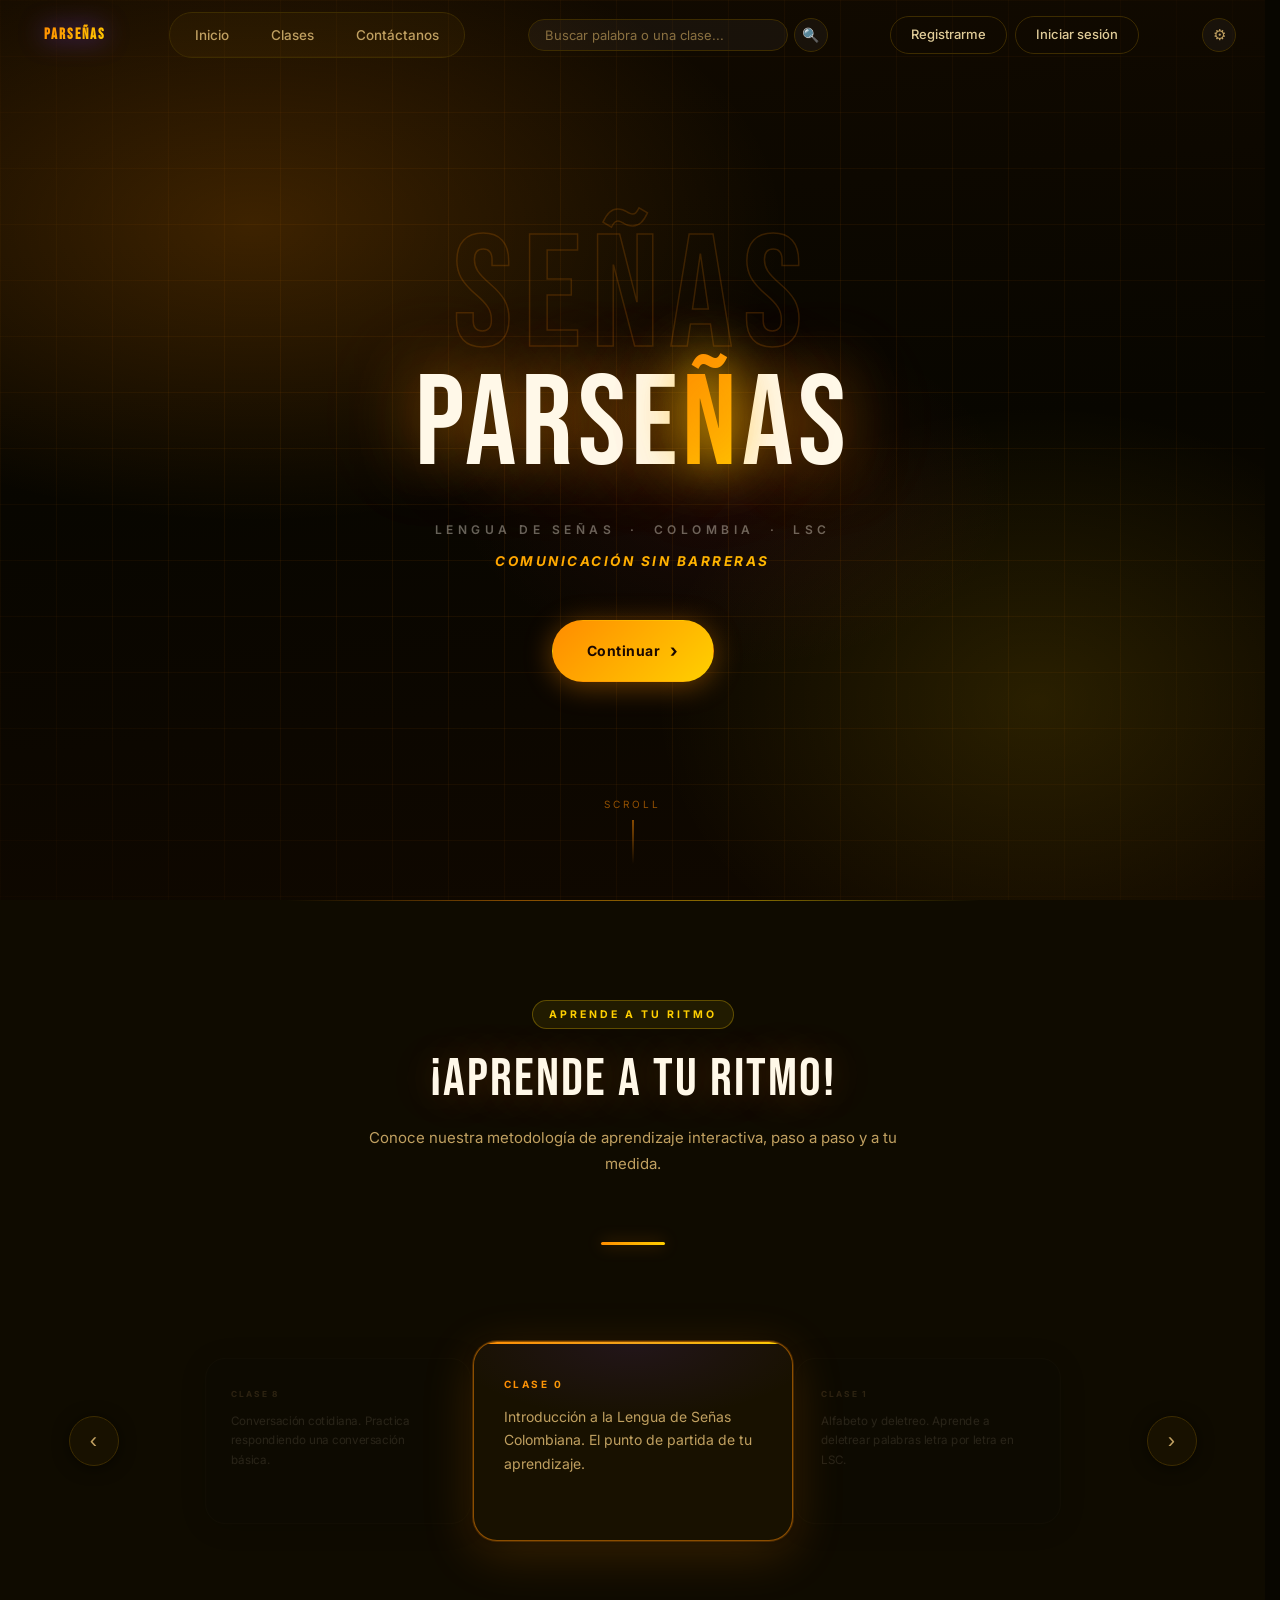
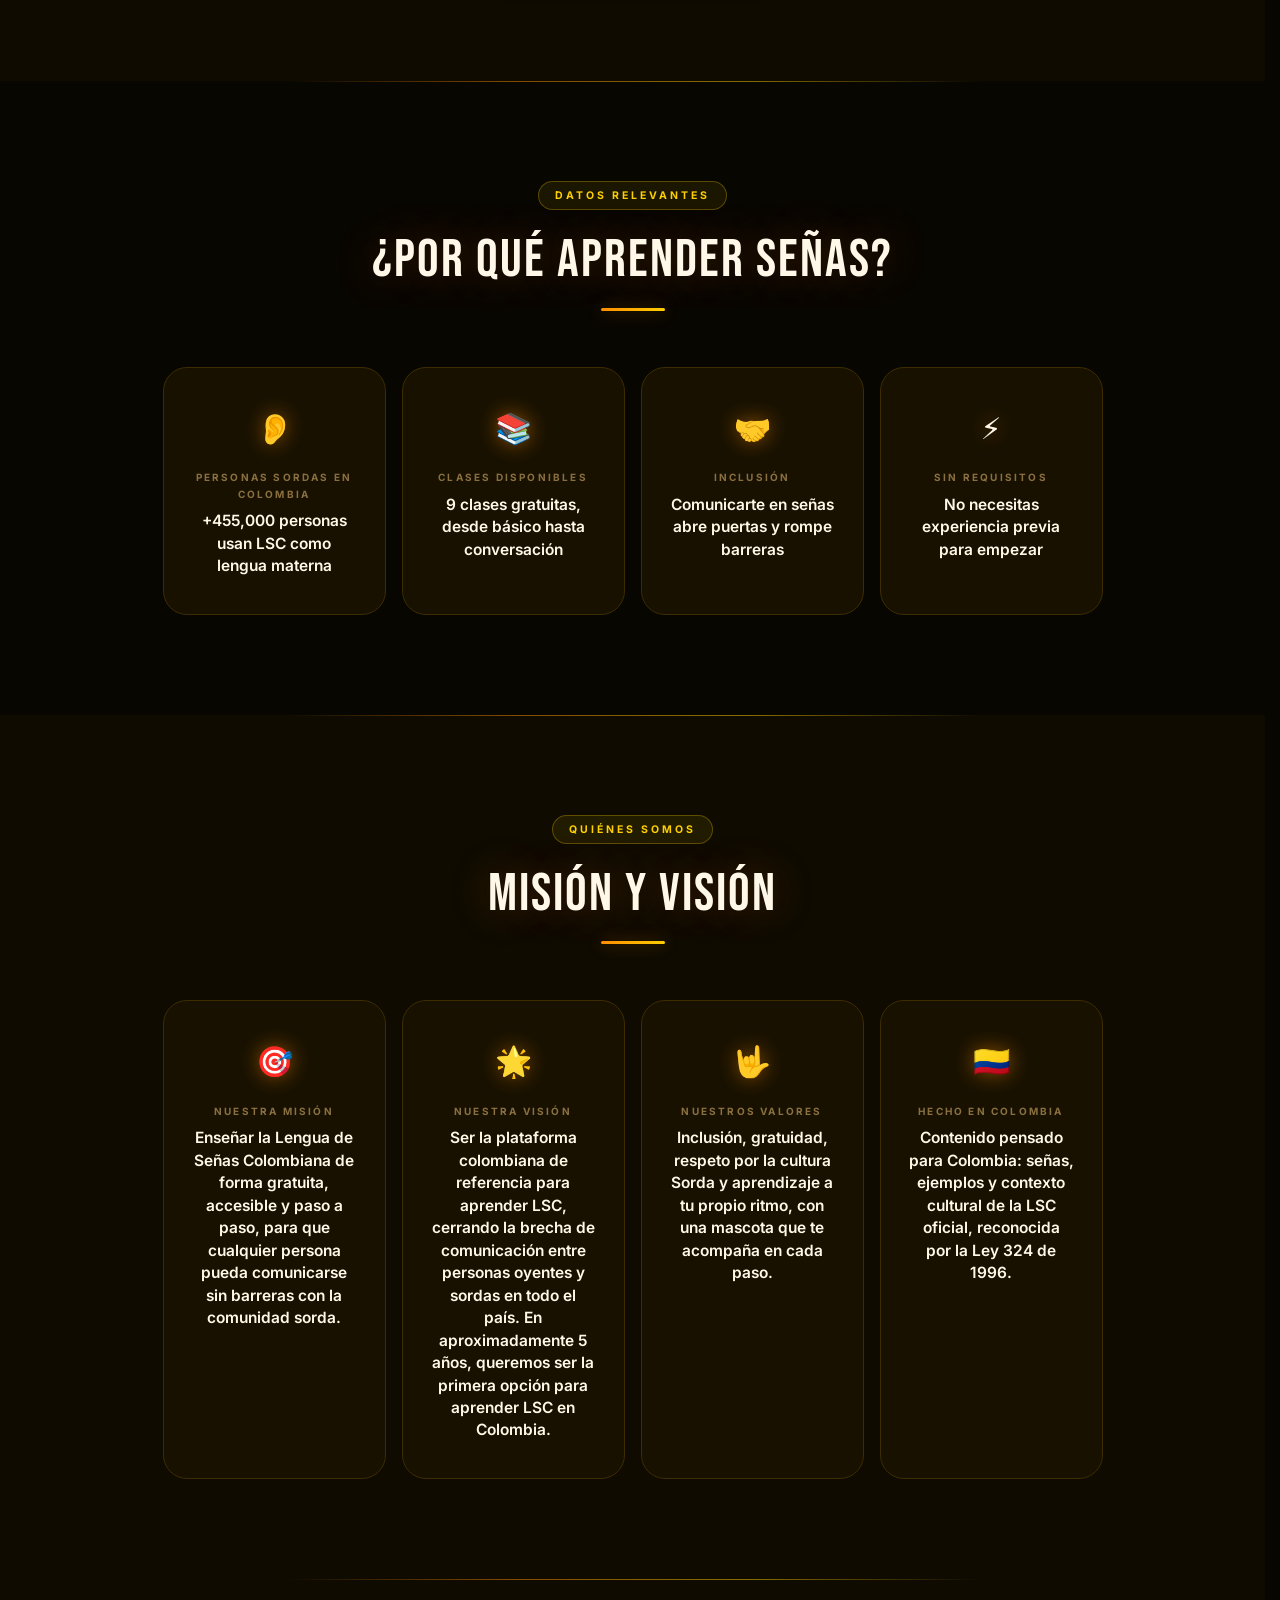
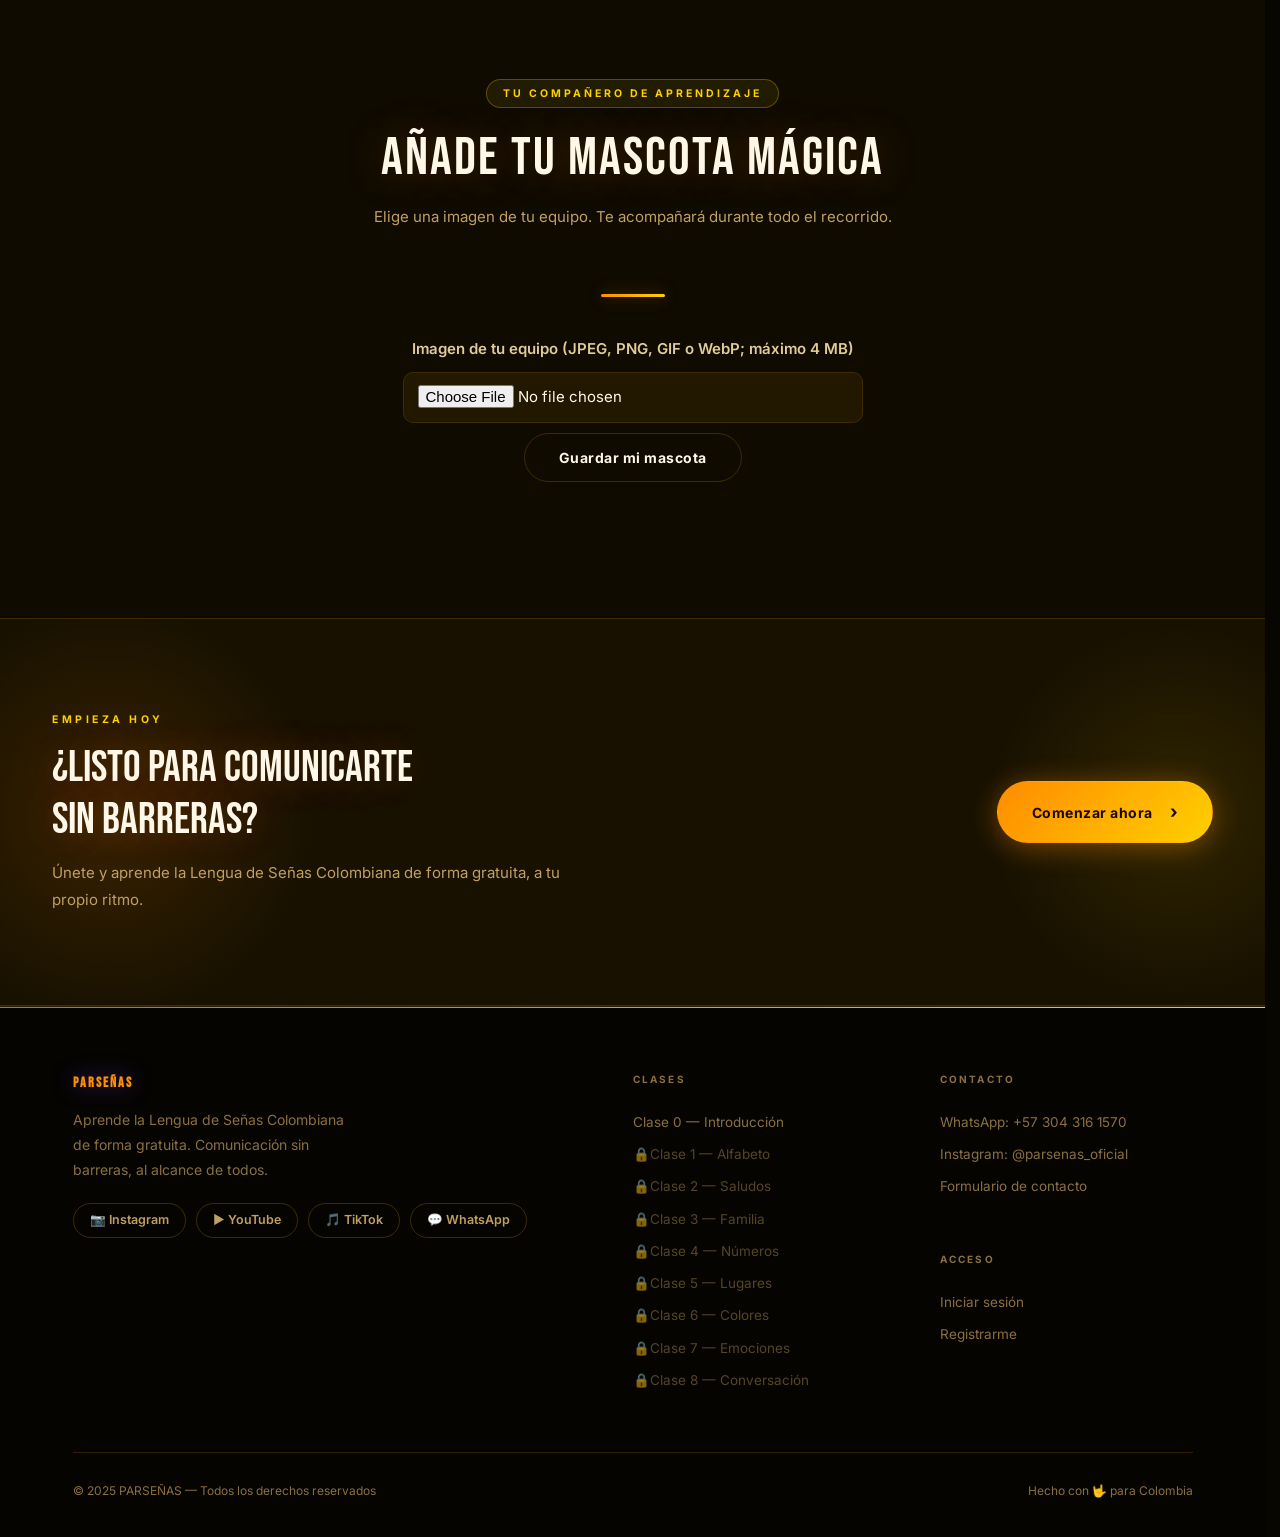
<file: index.html>
<!DOCTYPE html>
<html lang="es">
<head>
  <meta charset="UTF-8">
  <meta name="viewport" content="width=device-width, initial-scale=1.0">
  <title>PARSEÑAS — Lengua de Señas Colombiana</title>
  <meta name="mascota-url" content="mascota.php">
  <meta name="class-search-url" content="buscar_clases.php">
  <meta name="mascota-avatar" content="">
  <script>window.__parseñasHasMascota = false;</script>
  <link rel="icon" href="data:image/svg+xml,<svg xmlns='http://www.w3.org/2000/svg' viewBox='0 0 100 100'><text y='.9em' font-size='90'>🤟</text></svg>">
  <link rel="preconnect" href="https://fonts.googleapis.com">
  <link rel="preconnect" href="https://fonts.gstatic.com" crossorigin>
  <link href="https://fonts.googleapis.com/css2?family=Bebas+Neue&family=Inter:wght@300;400;500;600;700&display=swap" rel="stylesheet">
  <link rel="stylesheet" href="base.css?v=alfa-mascota-position-4">
  <script defer src="inicio.js?v=alfa-pet-upload-1"></script>
</head>

<body id="top">
<header class="top-bar" aria-label="Navegación principal">
  <a href="index.html" class="brand-label">PARSEÑAS</a>
    <nav class="menu-rectangulo" aria-label="Secciones">
    <a href="#top">Inicio</a>
    <a href="#clases">Clases</a>
    <a href="#contacto">Contáctanos</a>
  </nav>
  <form class="search-form" action="index.html#clases" method="get" role="search">
    <input class="search-input" name="q" type="search" placeholder="Buscar palabra o una clase..." aria-label="Buscar">
    <button class="search-btn" type="submit" aria-label="Buscar">&#128269;</button>
  </form>
  <div class="auth-actions" id="auth-actions">
       <a href="register.html" class="auth-btn" id="btn-registrarme">Registrarme</a>
       <a href="login.html" class="auth-btn" id="btn-login">Iniciar sesión</a>
       <span class="user-greeting" id="user-greeting" hidden></span>
  </div>
  <div class="profile-menu-wrapper" hidden>
    <button type="button" id="profile-btn" aria-label="Abrir preferencias" aria-expanded="false">⚙</button>
    <div class="profile-menu" id="profile-menu" hidden>
      <p class="profile-menu-title">Preferencias</p>
      <label class="profile-option" for="theme-toggle">
        <span>Tema claro</span>
        <input type="checkbox" id="theme-toggle">
      </label>
      <label class="profile-option" for="font-size-select">
        <span>Tamaño de texto</span>
        <select id="font-size-select">
          <option value="normal">Normal</option>
          <option value="large">Grande</option>
          <option value="xl">Muy grande</option>
        </select>
      </label>
        <div class="profile-menu-actions">
        <button type="button" class="profile-action-btn" id="toggle-mascota-btn">Ocultar mascota</button>

        <div id="acciones-sesion" hidden>
          <a href="perfil.html" class="profile-action-btn" id="link-perfil" hidden>Editar perfil</a>
          <a href="cerrar_sesion.php" class="profile-action-btn" id="link-logout" hidden>Cerrar sesión</a>
        </div>

      </div>
    </div>
  </div>
</header>

<!-- Panel de administración (solo para admins) -->
<div id="admin-panel" hidden>
 <button type="button" class="admin-toggle" id="admin-toggle" aria-label="Abrir panel de administración" aria-controls="admin-drawer" aria-expanded="false">‹<small>Admin</small></button>
 <aside class="admin-drawer" id="admin-drawer" aria-label="Panel de administración" aria-hidden="true">
    <button type="button" class="admin-close" id="admin-close" aria-label="Cerrar panel">×</button>
    <span class="admin-kicker">Administración</span><h2>Usuarios</h2>
    <p>Gestiona cuentas, datos y permisos.</p>
    <a href="admin_usuarios.php" class="admin-open-link">Abrir gestión completa →</a>
 </aside>
 <div class="admin-scrim" id="admin-scrim"></div>
</div>



<!-- ===== HERO ===== -->
<section class="hero" aria-label="Bienvenida">
  <div class="hero-bg"></div>

  <div class="hero-content">
    <span class="hero-ghost">SEÑAS</span>
    <span class="hero-title">PARSE<span>Ñ</span>AS</span>
    <p class="hero-tags">Lengua de Señas &nbsp;·&nbsp; Colombia &nbsp;·&nbsp; LSC</p>
    <p class="hero-tagline">Comunicación sin barreras</p>
    <div class="hero-actions">
      <!-- Botón único "Continuar": lleva al usuario a su última clase y paso visto.
           Si nunca entró a una clase, el backend lo manda a la clase 0. -->
      <a href="continuar.php" class="btn-hero btn-hero-solid btn-shine">
        Continuar <span class="btn-arrow">›</span>
      </a>
    </div>
  </div>

  <div class="hero-scroll" aria-hidden="true">scroll</div>
</section>

<!-- ===== SECCIÓN — QUÉ PUEDES HACER ===== -->
<section class="section section-dark" aria-labelledby="sec-clases-title">
  <span class="section-label">Aprende a tu ritmo</span>

  <!-- Texto dinámico según estado de sesión (lo ajusta inicio.js) -->
 <h2 class="section-title" id="sec-clases-title">¡Aprende a tu ritmo!</h2>
 <p class="section-sub" id="sec-clases-sub">Conoce nuestra metodología de aprendizaje interactiva, paso a paso y a tu medida.</p>


  <div class="section-divider"></div>

  <!-- Carrusel -->
  <div style="margin-top: 56px;">
    <section  id="clases" class="class-carousel" aria-label="Clases disponibles">
      <button type="button" class="carousel-arrow" id="carousel-prev" aria-label="Clase anterior">&#8249;</button>

      <div class="carousel-track" aria-live="polite">

        <a href="clase-0.html" class="class-card">
          <h2>Clase 0</h2>
          <p>Introducción a la Lengua de Señas Colombiana. El punto de partida de tu aprendizaje.</p>
        </a>

        <a href="clase-1.html" class="class-card">
          <h2>Clase 1</h2>
          <p>Alfabeto y deletreo. Aprende a deletrear palabras letra por letra en LSC.</p>
        </a>

        <a href="clase-2.html" class="class-card">
          <h2>Clase 2</h2>
          <p>Saludos y cortesía. Cómo saludar, despedirte y ser amable en señas.</p>
        </a>

        <a href="clase-3.html" class="class-card">
          <h2>Clase 3</h2>
          <p>Familia. Las señas para nombrar a los integrantes de una familia.</p>
        </a>

        <a href="clase-4.html" class="class-card">
          <h2>Clase 4</h2>
          <p>Números, fechas y tiempo. Aprende a dar la fecha y los números básicos.</p>
        </a>

        <a href="clase-5.html" class="class-card">
          <h2>Clase 5</h2>
          <p>Lugares cotidianos. Los sitios del día a día en lenguaje de señas.</p>
        </a>

        <a href="clase-6.html" class="class-card">
          <h2>Clase 6</h2>
          <p>Colores y alimentos. Señas para los colores primarios y comidas comunes.</p>
        </a>

        <a href="clase-7.html" class="class-card">
          <h2>Clase 7</h2>
          <p>Emociones. Expresa cómo te sientes usando lenguaje de señas.</p>
        </a>

        <a href="clase-8.html" class="class-card">
          <h2>Clase 8</h2>
          <p>Conversación cotidiana. Practica respondiendo una conversación básica.</p>
        </a>

      </div>

      <button type="button" class="carousel-arrow" id="carousel-next" aria-label="Clase siguiente">&#8250;</button>
    </section>
  </div>
</section>

<!-- ===== SECCIÓN — DATOS RELEVANTES ===== -->
<section class="section section-black" aria-labelledby="sec-datos-title">
  <span class="section-label">Datos relevantes</span>
  <h2 class="section-title" id="sec-datos-title">¿Por qué aprender señas?</h2>
  <div class="section-divider" style="margin-bottom: 56px;"></div>

  <div class="info-grid">
    <div class="info-card">
      <span class="info-card-icon">👂</span>
      <p class="info-card-label">Personas sordas en Colombia</p>
      <p class="info-card-value">+455,000 personas usan LSC como lengua materna</p>
    </div>
    <div class="info-card">
      <span class="info-card-icon">📚</span>
      <p class="info-card-label">Clases disponibles</p>
      <p class="info-card-value">9 clases gratuitas, desde básico hasta conversación</p>
    </div>
    <div class="info-card">
      <span class="info-card-icon">🤝</span>
      <p class="info-card-label">Inclusión</p>
      <p class="info-card-value">Comunicarte en señas abre puertas y rompe barreras</p>
    </div>
    <div class="info-card">
      <span class="info-card-icon">⚡</span>
      <p class="info-card-label">Sin requisitos</p>
      <p class="info-card-value">No necesitas experiencia previa para empezar</p>
    </div>
  </div>
</section>

<!-- ===== SECCIÓN — MISIÓN Y VISIÓN ===== -->
<section class="section section-dark" aria-labelledby="sec-mision-title">
  <span class="section-label">Quiénes somos</span>
  <h2 class="section-title" id="sec-mision-title">Misión y Visión</h2>
  <div class="section-divider" style="margin-bottom: 56px;"></div>

  <div class="info-grid">
    <div class="info-card">
      <span class="info-card-icon">🎯</span>
      <p class="info-card-label">Nuestra Misión</p>
      <p class="info-card-value">Enseñar la Lengua de Señas Colombiana de forma gratuita, accesible y paso a paso, para que cualquier persona pueda comunicarse sin barreras con la comunidad sorda.</p>
    </div>
    <div class="info-card">
      <span class="info-card-icon">🌟</span>
      <p class="info-card-label">Nuestra Visión</p>
      <p class="info-card-value">Ser la plataforma colombiana de referencia para aprender LSC, cerrando la brecha de comunicación entre personas oyentes y sordas en todo el país. En aproximadamente 5 años, queremos ser la primera opción para aprender LSC en Colombia.</p>
    </div>
    <div class="info-card">
      <span class="info-card-icon">🤟</span>
      <p class="info-card-label">Nuestros Valores</p>
      <p class="info-card-value">Inclusión, gratuidad, respeto por la cultura Sorda y aprendizaje a tu propio ritmo, con una mascota que te acompaña en cada paso.</p>
    </div>
    <div class="info-card">
      <span class="info-card-icon">🇨🇴</span>
      <p class="info-card-label">Hecho en Colombia</p>
      <p class="info-card-value">Contenido pensado para Colombia: señas, ejemplos y contexto cultural de la LSC oficial, reconocida por la Ley 324 de 1996.</p>
    </div>
  </div>
</section>

<!-- ===== SECCIÓN — MASCOTA ===== -->
<section class="section section-dark" aria-labelledby="sec-mascota-title">
  <span class="section-label">Tu compañero de aprendizaje</span>
  <h2 class="section-title" id="sec-mascota-title">Añade tu mascota mágica</h2>
  <p class="section-sub" id="mascota-texto">Elige una imagen de tu equipo. Te acompañará durante todo el recorrido.</p>
  <div class="section-divider" style="margin-bottom: 40px;"></div>

  <div style="text-align:center;">
     <form class="mascota-upload-form" aria-label="Guardar mascota" id="mascota-uploader" method="post" enctype="multipart/form-data">
       <label for="mascota-input">Imagen de tu equipo (JPEG, PNG, GIF o WebP; máximo 4 MB)</label>
       <input type="file" id="mascota-input" name="mascota" accept="image/jpeg,image/png,image/gif,image/webp" required>
       <button class="btn-hero btn-hero-outline" type="submit">Guardar mi mascota</button>
       <span class="custom-file-filename" id="mascota-filename" aria-live="polite"></span>
     </form>
     <a href="perfil.html" class="btn-hero btn-hero-outline" id="mascota-cambiar" hidden>Cambiar mi mascota desde mi perfil</a>
     <form id="mascota-name-form" class="mascota-name-form" hidden>
       <label for="mascota-name-input">Nombre de tu mascota</label>
       <input id="mascota-name-input" type="text" maxlength="50" placeholder="Ej. Luna">
       <button class="btn-hero btn-hero-outline" type="submit">Guardar nombre</button>
       <span id="mascota-name-status" role="status" aria-live="polite"></span>
     </form>
  </div>
</section>

<!-- ===== CTA BAND ===== -->
<div class="cta-band" aria-label="Llamado a la acción">
  <div class="cta-band-text">
    <p class="cta-band-eyebrow">Empieza hoy</p>
    <h2 class="cta-band-title">¿Listo para comunicarte<br>sin barreras?</h2>
    <p class="cta-band-sub">Únete y aprende la Lengua de Señas Colombiana de forma gratuita, a tu propio ritmo.</p>
  </div>
  <div class="cta-band-action">
    <a href="clase-0.html" class="btn-hero btn-hero-solid btn-shine">
      Comenzar ahora &nbsp;<span class="btn-arrow">›</span>
    </a>
  </div>
</div>

<!-- ===== FOOTER ===== -->
<footer class="site-footer" aria-label="Pie de página">
  <div class="footer-grid">

    <div class="footer-brand">
      <h3>PARSEÑAS</h3>
      <p>Aprende la Lengua de Señas Colombiana de forma gratuita. Comunicación sin barreras, al alcance de todos.</p>
      <div class="footer-social" style="margin-top:20px; display:flex; flex-wrap:wrap; gap:10px;">
        <a href="https://www.instagram.com/parsenas_oficial" target="_blank" rel="noopener noreferrer" class="social-pill" aria-label="Instagram de PARSEÑAS">📷 Instagram</a>
        <a href="https://www.youtube.com/results?search_query=parsenas+lsc" target="_blank" rel="noopener noreferrer" class="social-pill" aria-label="YouTube de PARSEÑAS">▶️ YouTube</a>
        <a href="https://www.tiktok.com/@parsenas_oficial" target="_blank" rel="noopener noreferrer" class="social-pill" aria-label="TikTok de PARSEÑAS">🎵 TikTok</a>
        <a href="https://wa.me/573043161570" target="_blank" rel="noopener noreferrer" class="social-pill" aria-label="WhatsApp de PARSEÑAS">💬 WhatsApp</a>
      </div>
    </div>

    <div class="footer-col">
      <h4>Clases</h4>
      <a href="clase-0.html">Clase 0 — Introducción</a>
      <a href="clase-1.html">Clase 1 — Alfabeto</a>
      <a href="clase-2.html">Clase 2 — Saludos</a>
      <a href="clase-3.html">Clase 3 — Familia</a>
      <a href="clase-4.html">Clase 4 — Números</a>
      <a href="clase-5.html">Clase 5 — Lugares</a>
      <a href="clase-6.html">Clase 6 — Colores</a>
      <a href="clase-7.html">Clase 7 — Emociones</a>
      <a href="clase-8.html">Clase 8 — Conversación</a>
    </div>

    <div id="contacto" class="footer-col">
      <h4>Contacto</h4>
      <a href="https://wa.me/573043161570" target="_blank" rel="noopener noreferrer">WhatsApp: +57 304 316 1570</a>
      <a href="https://www.instagram.com/parsenas_oficial" target="_blank" rel="noopener noreferrer">Instagram: @parsenas_oficial</a>
      <a href="datos.php">Formulario de contacto</a>
      <div id="acceso-invitado">
        <br>
        <h4 style="margin-top:24px;">Acceso</h4>
        <a href="login.html">Iniciar sesión</a>
        <a href="register.html">Registrarme</a>
      </div>
    </div>

  </div>

  <div class="footer-bottom">
    <span>© 2025 PARSEÑAS — Todos los derechos reservados</span>
    <span>Hecho con 🤟 para Colombia</span>
  </div>
</footer>

<!-- ===== PANEL LATERAL DE BÚSQUEDA ===== -->
<aside class="search-panel" id="search-panel" aria-label="Resultados de búsqueda" hidden>
  <button type="button" class="search-panel-close" id="search-panel-close" aria-label="Cerrar resultados">×</button>
  <h3 class="search-panel-title">🔍 Resultados</h3>
  <p class="search-panel-hint" id="search-panel-hint"></p>
  <div class="search-panel-results" id="search-panel-results"></div>
</aside>
<div class="search-scrim" id="search-scrim" hidden></div>

<script>
  // Valores por defecto (invitado). inicio.js los actualiza consultando
  // estado_sesion.php: clase máxima accesible y si hay sesión iniciada.
  window.__parseñasMaxClass = 0;
  window.__parseñasGuest = true;
</script>

<!-- ===== MASCOTA FLOTANTE ===== -->
<aside class="mascota" id="mascota-container" data-mascota-available="0" aria-label="Mascota" hidden>
 <button type="button" class="mascota-trigger" id="mascota-trigger" aria-label="Escuchar mensaje de la mascota">
   <img id="mascota-img" alt="Tu mascota" src="[data-uri]"
        style="display:none;"
        onerror="this.style.display='none'">
 </button>
 <span class="mascota-nombre" id="mascota-nombre" hidden></span>
 <div id="mascota-dialogo" class="mascota-dialogo" role="status" aria-live="polite"></div>
</aside>

<!-- Canvas efecto humo morado -->
<canvas id="fluid-canvas" aria-hidden="true"></canvas>

</body>
</html>
</file>
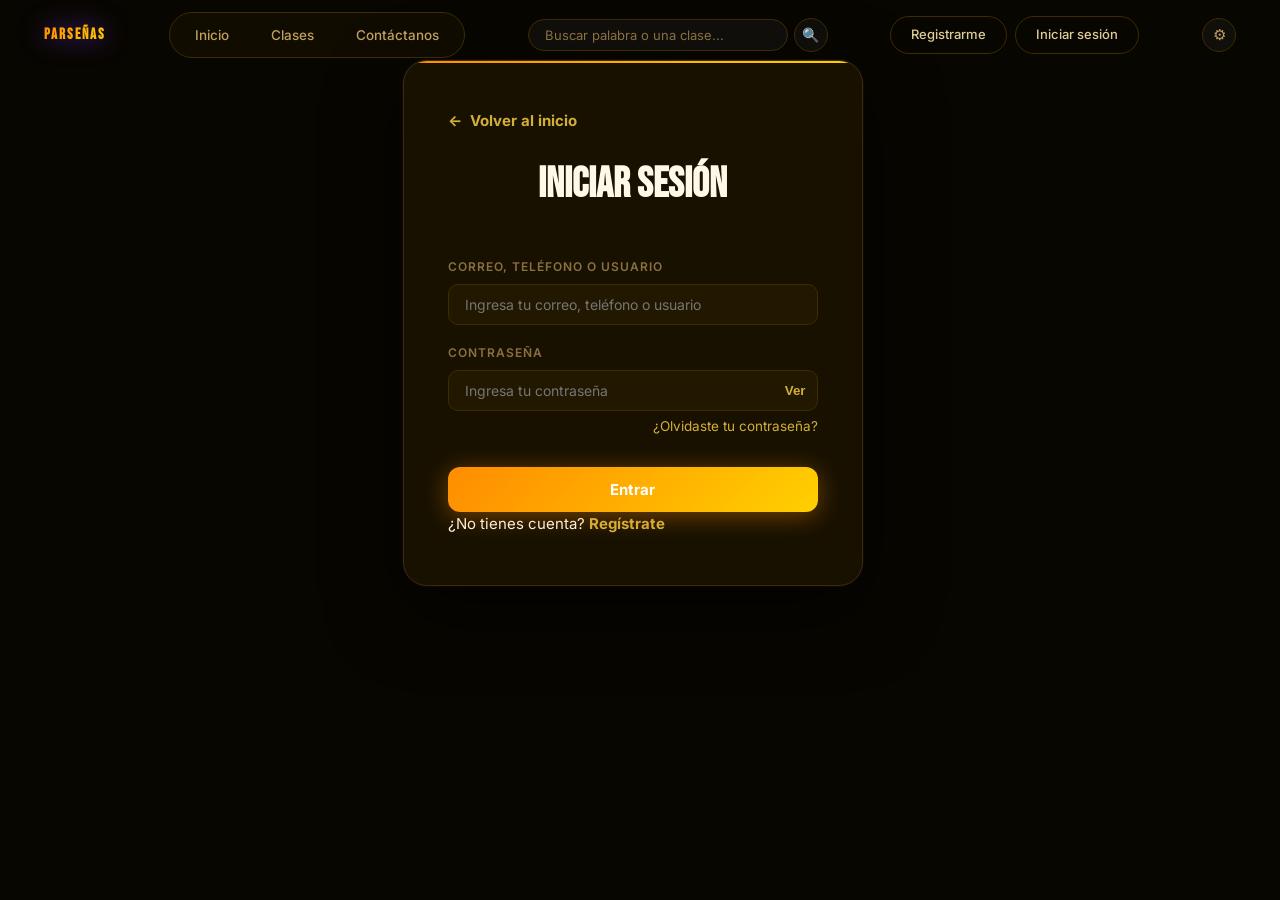
<file: clase-2.html>
<!DOCTYPE html>
<html lang="es">
<head>
 <meta charset="UTF-8">
 <meta name="viewport" content="width=device-width, initial-scale=1.0">
 <title>Clase 2 - PARSEÑAS</title>
  <link rel="preconnect" href="https://fonts.googleapis.com">
  <link rel="preconnect" href="https://fonts.gstatic.com" crossorigin>
  <link href="https://fonts.googleapis.com/css2?family=Bebas+Neue&family=Inter:wght@300;400;500;600;700&display=swap" rel="stylesheet">
 <link rel="stylesheet" href="base.css?v=alfa-mascota-position-4">
 <link rel="stylesheet" href="clase-steps.css">
 <script defer src="inicio.js?v=alfa-pet-upload-1"></script>
 <script defer src="clase-steps.js?v=alfa-mascota-position-2"></script>
</head>
<body class="theme-dark">

<header class="top-bar" aria-label="Navegación principal"><a href="index.html" class="brand-label">PARSEÑAS</a><nav class="menu-rectangulo" aria-label="Secciones"><a href="index.html#top">Inicio</a><a href="index.html#clases">Clases</a><a href="index.html#contacto">Contáctanos</a></nav><form class="search-form" action="index.html#clases" method="get" role="search"><input class="search-input" name="q" type="search" placeholder="Buscar palabra o una clase..." aria-label="Buscar"><button class="search-btn" type="submit" aria-label="Buscar">&#128269;</button></form><div class="auth-actions" id="auth-actions"><a href="register.html" class="auth-btn" id="btn-registrarme">Registrarme</a><a href="login.html" class="auth-btn" id="btn-login">Iniciar sesión</a><span class="user-greeting" id="user-greeting" hidden></span></div><div class="profile-menu-wrapper" hidden><button type="button" id="profile-btn" aria-label="Abrir preferencias" aria-expanded="false">⚙</button><div class="profile-menu" id="profile-menu" hidden><p class="profile-menu-title">Preferencias</p><label class="profile-option" for="theme-toggle"><span>Tema claro</span><input type="checkbox" id="theme-toggle"></label><label class="profile-option" for="font-size-select"><span>Tamaño de texto</span><select id="font-size-select"><option value="normal">Normal</option><option value="large">Grande</option><option value="xl">Muy grande</option></select></label><div class="profile-menu-actions"><button type="button" class="profile-action-btn" id="toggle-mascota-btn">Ocultar mascota</button><a href="perfil.html" class="profile-action-btn" id="link-perfil">Editar perfil</a><a href="cerrar_sesion.php" class="profile-action-btn" id="link-logout">Cerrar sesión</a></div></div></div></header>

<main>
<div class="lesson-shell" data-lesson="2" data-total="9" data-current="1" data-authenticated="0" data-evaluation-failed="0">

 <header class="lesson-heading">
    <span class="section-label">Clase 2</span>
    <h1>Saludos y Cortesía</h1>
    <p>Aprende a saludar, presentarte, agradecer y despedirte usando expresiones de cortesía en Lengua de Señas Colombiana.</p>
 </header>

 <div class="lesson-progress-wrap">
    <div class="lesson-progress" role="progressbar" aria-label="Progreso de la clase" aria-valuemin="0" aria-valuemax="100" aria-valuenow="11">
      <div class="lesson-progress-bar" id="lesson-progress-bar" style="width: 11%"></div>
    </div>
    <p class="lesson-progress-label">
      Paso <span id="lesson-step-value">1</span> de 9 —
      <span id="lesson-progress-value">11</span>% completado
    </p>
 </div>

 <ol class="lesson-steps-nav" id="lesson-steps-nav" aria-label="Pasos de la clase">
        <li><button type="button" class="lesson-step-dot is-active" data-goto="1" aria-label="Ir al paso 1: Objetivo de la clase"><span class="lesson-step-dot-number">1</span><span class="lesson-step-dot-title">Objetivo de la clase</span></button></li>
        <li><button type="button" class="lesson-step-dot" data-goto="2" disabled aria-label="Ir al paso 2: Introducción"><span class="lesson-step-dot-number">2</span><span class="lesson-step-dot-title">Introducción</span></button></li>
        <li><button type="button" class="lesson-step-dot" data-goto="3" disabled aria-label="Ir al paso 3: ¿Qué son los saludos en LSC?"><span class="lesson-step-dot-number">3</span><span class="lesson-step-dot-title">¿Qué son los saludos en LSC?</span></button></li>
        <li><button type="button" class="lesson-step-dot" data-goto="4" disabled aria-label="Ir al paso 4: Cómo se saluda"><span class="lesson-step-dot-number">4</span><span class="lesson-step-dot-title">Cómo se saluda</span></button></li>
        <li><button type="button" class="lesson-step-dot" data-goto="5" disabled aria-label="Ir al paso 5: Presentarte y agradecer"><span class="lesson-step-dot-number">5</span><span class="lesson-step-dot-title">Presentarte y agradecer</span></button></li>
        <li><button type="button" class="lesson-step-dot" data-goto="6" disabled aria-label="Ir al paso 6: Práctica guiada"><span class="lesson-step-dot-number">6</span><span class="lesson-step-dot-title">Práctica guiada</span></button></li>
        <li><button type="button" class="lesson-step-dot" data-goto="7" disabled aria-label="Ir al paso 7: Errores comunes"><span class="lesson-step-dot-number">7</span><span class="lesson-step-dot-title">Errores comunes</span></button></li>
        <li><button type="button" class="lesson-step-dot" data-goto="8" disabled aria-label="Ir al paso 8: Resumen de la lección"><span class="lesson-step-dot-number">8</span><span class="lesson-step-dot-title">Resumen de la lección</span></button></li>
        <li><button type="button" class="lesson-step-dot" data-goto="9" disabled aria-label="Ir al paso 9: Evaluación de la Clase 2"><span class="lesson-step-dot-number">9</span><span class="lesson-step-dot-title">Evaluación de la Clase 2</span></button></li>
 </ol>

 <section class="lesson-step" aria-live="polite">
      <article class="lesson-step-card" data-step="1">
        <span class="lesson-step-badge lesson-step-badge-intro">📖 Introducción</span>
        <span class="lesson-step-number">Paso 1 de 9</span>
        <h2>Objetivo de la clase</h2>
<p class="lesson-step-text">Al finalizar esta lección, el estudiante podrá saludar, presentarse, agradecer y despedirse en Lengua de Señas Colombiana, reconociendo la importancia de la cortesía y del contacto visual dentro de la comunidad sorda.</p>

      </article>
      <article class="lesson-step-card" data-step="2" hidden>
        <span class="lesson-step-badge lesson-step-badge-media">🎬 Seña / Demostración</span>
        <span class="lesson-step-number">Paso 2 de 9</span>
        <h2>Introducción</h2>
<p class="lesson-step-text">Los saludos abren la puerta de cualquier conversación en LSC.</p>
<p class="lesson-step-text">En la clase anterior aprendiste el alfabeto manual y a deletrear palabras. Ahora darás el paso más natural: iniciar una conversación.</p>
<p class="lesson-step-text">Los saludos son las primeras señas que una persona sorda suele enseñar a quien se acerca a su cultura. Son breves, claras y siempre acompañadas de una expresión facial amable.</p>
<p class="lesson-step-text">Recuerda que en LSC el rostro hace el trabajo que en el español hace la voz: con él muestras si estás alegre, si preguntas o si agradeces de verdad.</p>

      </article>
      <article class="lesson-step-card" data-step="3" hidden>
        <span class="lesson-step-badge lesson-step-badge-practice">✍️ Práctica</span>
        <span class="lesson-step-number">Paso 3 de 9</span>
        <h2>¿Qué son los saludos en LSC?</h2>
<p class="lesson-step-text">Un saludo en LSC es una seña breve que se realiza al iniciar o cerrar un encuentro.</p>
<p class="lesson-step-text">Para que un saludo sea comprendido se necesita algo más que la mano: se necesita contacto visual, postura abierta y una expresión facial acorde.</p>
<p class="lesson-step-text">Saludar correctamente también implica esperar el turno: no se interrumpe a quien está señalando.</p>
<ul class="lesson-content-list">
 <li>Mirada directa a los ojos.</li>
 <li>Expresión facial amable.</li>
 <li>Mano visible y a la altura del pecho.</li>
 <li>Movimiento claro y sin prisa.</li>
 <li>Esperar el turno para responder.</li>
</ul>

      </article>
      <article class="lesson-step-card" data-step="4" hidden>
        <span class="lesson-step-badge lesson-step-badge-intro">📖 Introducción</span>
        <span class="lesson-step-number">Paso 4 de 9</span>
        <h2>Cómo se saluda</h2>
<p class="lesson-step-text">Señas básicas de saludo.</p>
<p class="lesson-step-text">Hola: se realiza con la mano abierta y un movimiento corto de saludo cerca de la sien o del hombro, acompañado de una sonrisa.</p>
<p class="lesson-step-text">Buenos días: se combina la seña de “bueno” (pulgar hacia arriba) con la seña de “día”, que asciende como el sol naciente.</p>
<p class="lesson-step-text">Buenas tardes y buenas noches: usan el mismo patrón, cambiando la seña de día por la de tarde (movimiento hacia el frente y hacia abajo) o la de noche (mano que desciende y se cierra).</p>
<ul class="lesson-content-list">
 <li>Hola — saludo breve con la mano abierta.</li>
 <li>Buenos días — “bueno” + “día”.</li>
 <li>Buenas tardes — “bueno” + “tarde”.</li>
 <li>Buenas noches — “bueno” + “noche”.</li>
</ul>

      </article>
      <article class="lesson-step-card" data-step="5" hidden>
        <span class="lesson-step-badge lesson-step-badge-media">🎬 Seña / Demostración</span>
        <span class="lesson-step-number">Paso 5 de 9</span>
        <h2>Presentarte y agradecer</h2>
<p class="lesson-step-text">Mi nombre es...: se señala a uno mismo y luego se deletrea el nombre con el alfabeto manual que ya conoces.</p>
<p class="lesson-step-text">Mucho gusto: se juntan las manos y se realiza un movimiento breve de acercamiento, con expresión de agrado.</p>
<p class="lesson-step-text">Gracias: se lleva la mano desde la boca o el mentón hacia el frente y hacia abajo, como si se entregara algo al otro.</p>
<p class="lesson-step-text">Por favor: se frota la palma de la mano sobre el pecho con un movimiento circular suave y una expresión de solicitud.</p>
<ul class="lesson-content-list">
 <li>Mi nombre es… — señalarse + deletreo del nombre.</li>
 <li>Mucho gusto — manos que se acercan.</li>
 <li>Gracias — mano del mentón hacia el frente.</li>
 <li>Por favor — palma en movimiento circular sobre el pecho.</li>
</ul>

      </article>
      <article class="lesson-step-card" data-step="6" hidden>
        <span class="lesson-step-badge lesson-step-badge-practice">✍️ Práctica</span>
        <span class="lesson-step-number">Paso 6 de 9</span>
        <h2>Práctica guiada</h2>
<p class="lesson-step-text">Practica frente a un espejo el siguiente diálogo completo, primero sin voz y luego con una persona:</p>
<p class="lesson-step-text">— Hola. Buenos días.\n— Hola. Buenos días. ¿Cómo estás?\n— Bien, gracias. Mi nombre es…\n— Mucho gusto. Mi nombre es…\n— Gracias. Hasta luego.</p>
<p class="lesson-step-text">Repite el diálogo tres veces cambiando los nombres. Mantén las manos dentro del campo visual de la otra persona y conserva el contacto visual mientras “escuchas”.</p>
<ul class="lesson-content-list">
 <li>Saluda siempre al iniciar y al terminar.</li>
 <li>Presenta tu nombre deletreándolo con calma.</li>
 <li>Agradece antes de despedirte.</li>
</ul>

      </article>
      <article class="lesson-step-card" data-step="7" hidden>
        <span class="lesson-step-badge lesson-step-badge-intro">📖 Introducción</span>
        <span class="lesson-step-number">Paso 7 de 9</span>
        <h2>Errores comunes</h2>
<p class="lesson-step-text">Mirar hacia otro lado mientras el otro señala se interpreta como desinterés.</p>
<p class="lesson-step-text">Realizar la seña sin expresión facial deja el mensaje “vacío”.</p>
<p class="lesson-step-text">Tapar la boca o el rostro con la mano dificulta la lectura del mensaje.</p>
<p class="lesson-step-text">Tapar el rostro tampoco es correcto: el rostro hace parte de la gramática.</p>

      </article>
      <article class="lesson-step-card" data-step="8" hidden>
        <span class="lesson-step-badge lesson-step-badge-media">🎬 Seña / Demostración</span>
        <span class="lesson-step-number">Paso 8 de 9</span>
        <h2>Resumen de la lección</h2>
<p class="lesson-step-text">En esta clase aprendiste:</p>
<p class="lesson-step-text">Los saludos y la cortesía son la primera muestra de respeto hacia la comunidad sorda. Dominarlos te permitirá iniciar conversaciones con confianza.</p>
<ul class="lesson-content-list">
 <li>Cómo saludar en distintas horas del día.</li>
 <li>Cómo presentarte y deletrear tu nombre.</li>
 <li>Cómo agradecer y pedir el favor.</li>
 <li>Cómo despedirte.</li>
 <li>La importancia del contacto visual y la expresión facial.</li>
</ul>

      </article>
      <article class="lesson-step-card" data-step="9" hidden>
        <span class="lesson-step-badge lesson-step-badge-practice">✍️ Práctica</span>
        <span class="lesson-step-number">Paso 9 de 9</span>
        <h2>Evaluación de la Clase 2</h2>
<p class="lesson-step-text">Responde las 8 preguntas. Necesitas acertar al menos 6 para aprobar y desbloquear la siguiente clase.</p>
<form id="lesson-quiz" class="lesson-quiz" data-lesson="2">
 <p class="lesson-step-text lesson-quiz-hint">Responde todas las preguntas. Necesitas al menos el 75% para aprobar y desbloquear la siguiente clase.</p>
 <fieldset class="lesson-question" data-question="0" data-answer="0">
    <legend>1. ¿Qué elemento acompaña obligatoriamente un saludo en LSC?</legend>
    <label class="lesson-option" data-option="0">
      <input type="radio" name="answer-0" value="0" required>
      <span>A. El contacto visual y la expresión facial.</span>
    </label>
    <label class="lesson-option" data-option="1">
      <input type="radio" name="answer-0" value="1" required>
      <span>B. Un grito de saludo.</span>
    </label>
    <label class="lesson-option" data-option="2">
      <input type="radio" name="answer-0" value="2" required>
      <span>C. Un aplauso.</span>
    </label>
    <label class="lesson-option" data-option="3">
      <input type="radio" name="answer-0" value="3" required>
      <span>D. El alfabeto completo.</span>
    </label>
    <p class="lesson-question-result" aria-live="polite"></p>
 </fieldset>
 <fieldset class="lesson-question" data-question="1" data-answer="0">
    <legend>2. ¿Cómo se construye la seña de “buenos días”?</legend>
    <label class="lesson-option" data-option="0">
      <input type="radio" name="answer-1" value="0" required>
      <span>A. “Bueno” + “día”.</span>
    </label>
    <label class="lesson-option" data-option="1">
      <input type="radio" name="answer-1" value="1" required>
      <span>B. Solo deletreando.</span>
    </label>
    <label class="lesson-option" data-option="2">
      <input type="radio" name="answer-1" value="2" required>
      <span>C. Con las dos manos en el pecho.</span>
    </label>
    <label class="lesson-option" data-option="3">
      <input type="radio" name="answer-1" value="3" required>
      <span>D. Con un aplauso.</span>
    </label>
    <p class="lesson-question-result" aria-live="polite"></p>
 </fieldset>
 <fieldset class="lesson-question" data-question="2" data-answer="0">
    <legend>3. ¿Qué se debe hacer al presentarse?</legend>
    <label class="lesson-option" data-option="0">
      <input type="radio" name="answer-2" value="0" required>
      <span>A. Señalarse y deletrear el nombre.</span>
    </label>
    <label class="lesson-option" data-option="1">
      <input type="radio" name="answer-2" value="1" required>
      <span>B. Dar la mano.</span>
    </label>
    <label class="lesson-option" data-option="2">
      <input type="radio" name="answer-2" value="2" required>
      <span>C. Escribir en un papel.</span>
    </label>
    <label class="lesson-option" data-option="3">
      <input type="radio" name="answer-2" value="3" required>
      <span>D. Hablar más fuerte.</span>
    </label>
    <p class="lesson-question-result" aria-live="polite"></p>
 </fieldset>
 <fieldset class="lesson-question" data-question="3" data-answer="0">
    <legend>4. La seña de “gracias” se realiza:</legend>
    <label class="lesson-option" data-option="0">
      <input type="radio" name="answer-3" value="0" required>
      <span>A. Desde el mentón hacia el frente y abajo.</span>
    </label>
    <label class="lesson-option" data-option="1">
      <input type="radio" name="answer-3" value="1" required>
      <span>B. Con los pies.</span>
    </label>
    <label class="lesson-option" data-option="2">
      <input type="radio" name="answer-3" value="2" required>
      <span>C. A espaldas del otro.</span>
    </label>
    <label class="lesson-option" data-option="3">
      <input type="radio" name="answer-3" value="3" required>
      <span>D. Con la mano cerrada sobre el hombro.</span>
    </label>
    <p class="lesson-question-result" aria-live="polite"></p>
 </fieldset>
 <fieldset class="lesson-question" data-question="4" data-answer="0">
    <legend>5. ¿Qué significa tapar el rostro con la mano al señalar?</legend>
    <label class="lesson-option" data-option="0">
      <input type="radio" name="answer-4" value="0" required>
      <span>A. Dificulta la comprensión del mensaje.</span>
    </label>
    <label class="lesson-option" data-option="1">
      <input type="radio" name="answer-4" value="1" required>
      <span>B. Es obligatorio.</span>
    </label>
    <label class="lesson-option" data-option="2">
      <input type="radio" name="answer-4" value="2" required>
      <span>C. Mejora la visibilidad.</span>
    </label>
    <label class="lesson-option" data-option="3">
      <input type="radio" name="answer-4" value="3" required>
      <span>D. Es una señal de cortesía.</span>
    </label>
    <p class="lesson-question-result" aria-live="polite"></p>
 </fieldset>
 <fieldset class="lesson-question" data-question="5" data-answer="0">
    <legend>6. ¿Cuándo se usa un saludo?</legend>
    <label class="lesson-option" data-option="0">
      <input type="radio" name="answer-5" value="0" required>
      <span>A. Al iniciar y al terminar un encuentro.</span>
    </label>
    <label class="lesson-option" data-option="1">
      <input type="radio" name="answer-5" value="1" required>
      <span>B. Solo al despedirse.</span>
    </label>
    <label class="lesson-option" data-option="2">
      <input type="radio" name="answer-5" value="2" required>
      <span>C. Nunca.</span>
    </label>
    <label class="lesson-option" data-option="3">
      <input type="radio" name="answer-5" value="3" required>
      <span>D. Solo por escrito.</span>
    </label>
    <p class="lesson-question-result" aria-live="polite"></p>
 </fieldset>
 <fieldset class="lesson-question" data-question="6" data-answer="0">
    <legend>7. ¿Es correcto interrumpir a quien está señalando?</legend>
    <label class="lesson-option" data-option="0">
      <input type="radio" name="answer-6" value="0" required>
      <span>A. No, se debe esperar el turno.</span>
    </label>
    <label class="lesson-option" data-option="1">
      <input type="radio" name="answer-6" value="1" required>
      <span>B. Sí, siempre.</span>
    </label>
    <label class="lesson-option" data-option="2">
      <input type="radio" name="answer-6" value="2" required>
      <span>C. Sí, si hablo fuerte.</span>
    </label>
    <label class="lesson-option" data-option="3">
      <input type="radio" name="answer-6" value="3" required>
      <span>D. Sí, con un aplauso.</span>
    </label>
    <p class="lesson-question-result" aria-live="polite"></p>
 </fieldset>
 <fieldset class="lesson-question" data-question="7" data-answer="0">
    <legend>8. ¿Por qué la cortesía es importante en LSC?</legend>
    <label class="lesson-option" data-option="0">
      <input type="radio" name="answer-7" value="0" required>
      <span>A. Muestra respeto hacia la otra persona y su cultura.</span>
    </label>
    <label class="lesson-option" data-option="1">
      <input type="radio" name="answer-7" value="1" required>
      <span>B. Porque reemplaza el alfabeto.</span>
    </label>
    <label class="lesson-option" data-option="2">
      <input type="radio" name="answer-7" value="2" required>
      <span>C. Porque evita deletrear.</span>
    </label>
    <label class="lesson-option" data-option="3">
      <input type="radio" name="answer-7" value="3" required>
      <span>D. No es importante.</span>
    </label>
    <p class="lesson-question-result" aria-live="polite"></p>
 </fieldset>
 <button type="submit" class="btn-hero btn-hero-solid" id="lesson-quiz-submit">Calificar evaluación</button>
 <p id="lesson-quiz-result" class="lesson-quiz-result" role="status" aria-live="polite"></p>
 <button type="button" id="lesson-restart" class="btn-hero btn-hero-outline is-hidden">Reiniciar lección</button>
</form>

      </article>
 </section>

 <div class="lesson-controls">
    <a class="btn-hero btn-hero-outline" href="clase-1.html" aria-label="Ir a la clase anterior">‹ Clase anterior</a>

    <div class="lesson-controls-main" style="display:flex; flex-wrap:wrap; align-items:center; gap:12px;">
      <button class="btn-hero btn-hero-outline" id="lesson-previous" type="button" data-previous-url="clase-1.html">Anterior</button>
      <button class="btn-hero btn-hero-solid" id="lesson-next" type="button">Siguiente <span class="btn-arrow">›</span></button>
      <a class="btn-hero btn-hero-solid" id="lesson-next-class" href="clase-3.html?desde=2" aria-label="Ir a la siguiente clase">Siguiente clase <span class="btn-arrow">›</span></a>
    </div>
 </div>
</div>
</main>

</body>
</html>
</file>
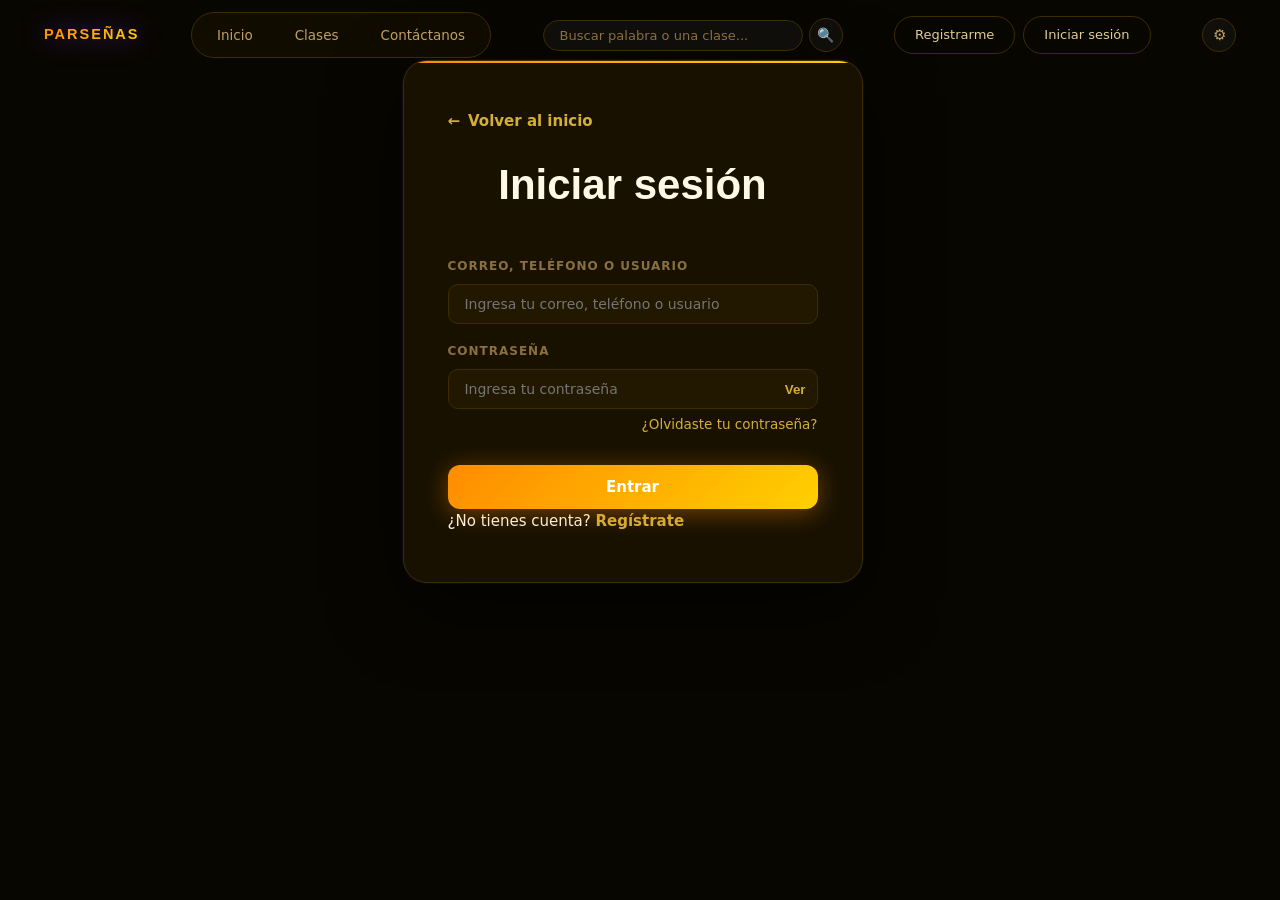
<file: clase-3.html>
<!DOCTYPE html>
<html lang="es">
<head>
 <meta charset="UTF-8">
 <meta name="viewport" content="width=device-width, initial-scale=1.0">
 <title>Clase 3 - PARSEÑAS</title>
  <link rel="preconnect" href="https://fonts.googleapis.com">
  <link rel="preconnect" href="https://fonts.gstatic.com" crossorigin>
  <link href="https://fonts.googleapis.com/css2?family=Bebas+Neue&family=Inter:wght@300;400;500;600;700&display=swap" rel="stylesheet">
 <link rel="stylesheet" href="base.css?v=alfa-mascota-position-4">
 <link rel="stylesheet" href="clase-steps.css">
 <script defer src="inicio.js?v=alfa-pet-upload-1"></script>
 <script defer src="clase-steps.js?v=alfa-mascota-position-2"></script>
</head>
<body class="theme-dark">

<header class="top-bar" aria-label="Navegación principal"><a href="index.html" class="brand-label">PARSEÑAS</a><nav class="menu-rectangulo" aria-label="Secciones"><a href="index.html#top">Inicio</a><a href="index.html#clases">Clases</a><a href="index.html#contacto">Contáctanos</a></nav><form class="search-form" action="index.html#clases" method="get" role="search"><input class="search-input" name="q" type="search" placeholder="Buscar palabra o una clase..." aria-label="Buscar"><button class="search-btn" type="submit" aria-label="Buscar">&#128269;</button></form><div class="auth-actions" id="auth-actions"><a href="register.html" class="auth-btn" id="btn-registrarme">Registrarme</a><a href="login.html" class="auth-btn" id="btn-login">Iniciar sesión</a><span class="user-greeting" id="user-greeting" hidden></span></div><div class="profile-menu-wrapper" hidden><button type="button" id="profile-btn" aria-label="Abrir preferencias" aria-expanded="false">⚙</button><div class="profile-menu" id="profile-menu" hidden><p class="profile-menu-title">Preferencias</p><label class="profile-option" for="theme-toggle"><span>Tema claro</span><input type="checkbox" id="theme-toggle"></label><label class="profile-option" for="font-size-select"><span>Tamaño de texto</span><select id="font-size-select"><option value="normal">Normal</option><option value="large">Grande</option><option value="xl">Muy grande</option></select></label><div class="profile-menu-actions"><button type="button" class="profile-action-btn" id="toggle-mascota-btn">Ocultar mascota</button><a href="perfil.html" class="profile-action-btn" id="link-perfil">Editar perfil</a><a href="cerrar_sesion.php" class="profile-action-btn" id="link-logout">Cerrar sesión</a></div></div></div></header>

<main>
<div class="lesson-shell" data-lesson="3" data-total="9" data-current="1" data-authenticated="0" data-evaluation-failed="0">

 <header class="lesson-heading">
    <span class="section-label">Clase 3</span>
    <h1>La Familia</h1>
    <p>Aprende las señas para nombrar a los integrantes de la familia, describir relaciones y presentar a tus seres cercanos.</p>
 </header>

 <div class="lesson-progress-wrap">
    <div class="lesson-progress" role="progressbar" aria-label="Progreso de la clase" aria-valuemin="0" aria-valuemax="100" aria-valuenow="11">
      <div class="lesson-progress-bar" id="lesson-progress-bar" style="width: 11%"></div>
    </div>
    <p class="lesson-progress-label">
      Paso <span id="lesson-step-value">1</span> de 9 —
      <span id="lesson-progress-value">11</span>% completado
    </p>
 </div>

 <ol class="lesson-steps-nav" id="lesson-steps-nav" aria-label="Pasos de la clase">
        <li><button type="button" class="lesson-step-dot is-active" data-goto="1" aria-label="Ir al paso 1: Objetivo de la clase"><span class="lesson-step-dot-number">1</span><span class="lesson-step-dot-title">Objetivo de la clase</span></button></li>
        <li><button type="button" class="lesson-step-dot" data-goto="2" disabled aria-label="Ir al paso 2: Introducción"><span class="lesson-step-dot-number">2</span><span class="lesson-step-dot-title">Introducción</span></button></li>
        <li><button type="button" class="lesson-step-dot" data-goto="3" disabled aria-label="Ir al paso 3: La familia en la comunidad sorda"><span class="lesson-step-dot-number">3</span><span class="lesson-step-dot-title">La familia en la comunidad sorda</span></button></li>
        <li><button type="button" class="lesson-step-dot" data-goto="4" disabled aria-label="Ir al paso 4: Señas de la familia cercana"><span class="lesson-step-dot-number">4</span><span class="lesson-step-dot-title">Señas de la familia cercana</span></button></li>
        <li><button type="button" class="lesson-step-dot" data-goto="5" disabled aria-label="Ir al paso 5: Relaciones y parentesco"><span class="lesson-step-dot-number">5</span><span class="lesson-step-dot-title">Relaciones y parentesco</span></button></li>
        <li><button type="button" class="lesson-step-dot" data-goto="6" disabled aria-label="Ir al paso 6: Presentar a tu familia"><span class="lesson-step-dot-number">6</span><span class="lesson-step-dot-title">Presentar a tu familia</span></button></li>
        <li><button type="button" class="lesson-step-dot" data-goto="7" disabled aria-label="Ir al paso 7: Práctica guiada"><span class="lesson-step-dot-number">7</span><span class="lesson-step-dot-title">Práctica guiada</span></button></li>
        <li><button type="button" class="lesson-step-dot" data-goto="8" disabled aria-label="Ir al paso 8: Resumen de la lección"><span class="lesson-step-dot-number">8</span><span class="lesson-step-dot-title">Resumen de la lección</span></button></li>
        <li><button type="button" class="lesson-step-dot" data-goto="9" disabled aria-label="Ir al paso 9: Evaluación de la Clase 3"><span class="lesson-step-dot-number">9</span><span class="lesson-step-dot-title">Evaluación de la Clase 3</span></button></li>
 </ol>

 <section class="lesson-step" aria-live="polite">
      <article class="lesson-step-card" data-step="1">
        <span class="lesson-step-badge lesson-step-badge-intro">📖 Introducción</span>
        <span class="lesson-step-number">Paso 1 de 9</span>
        <h2>Objetivo de la clase</h2>
<p class="lesson-step-text">Al finalizar esta lección, el estudiante identificará las señas de los integrantes de la familia, podrá presentar a sus familiares y comprenderá la importancia de la familia en la cultura sorda colombiana.</p>

      </article>
      <article class="lesson-step-card" data-step="2" hidden>
        <span class="lesson-step-badge lesson-step-badge-media">🎬 Seña / Demostración</span>
        <span class="lesson-step-number">Paso 2 de 9</span>
        <h2>Introducción</h2>
<p class="lesson-step-text">La familia es uno de los primeros temas de conversación en cualquier lengua.</p>
<p class="lesson-step-text">Ya sabes saludar y presentarte. Ahora podrás hablar de las personas que te rodean: tu familia.</p>
<p class="lesson-step-text">En la comunidad sorda, la familia cumple un papel enorme: es el primer espacio donde se aprende a comunicar y, muchas veces, donde nace la necesidad de aprender señas.</p>
<p class="lesson-step-text">Este vocabulario es muy útil porque permite contar quién eres y con quién vives.</p>

      </article>
      <article class="lesson-step-card" data-step="3" hidden>
        <span class="lesson-step-badge lesson-step-badge-practice">✍️ Práctica</span>
        <span class="lesson-step-number">Paso 3 de 9</span>
        <h2>La familia en la comunidad sorda</h2>
<p class="lesson-step-text">Para muchas personas sordas, la familia es también la primera comunidad lingüística.</p>
<p class="lesson-step-text">Cuando en una familia hay una persona sorda, es común que todos aprendan LSC para comunicarse con ella; a esas familias se les llama familias señantes.</p>
<p class="lesson-step-text">Reconocer esto ayuda a comprender que aprender señas no es solo un ejercicio académico: es una forma de inclusión real.</p>
<ul class="lesson-content-list">
 <li>La familia es el primer espacio de comunicación.</li>
 <li>Muchas familias aprenden LSC completas.</li>
 <li>Señalar con respeto es parte de la cultura sorda.</li>
</ul>

      </article>
      <article class="lesson-step-card" data-step="4" hidden>
        <span class="lesson-step-badge lesson-step-badge-intro">📖 Introducción</span>
        <span class="lesson-step-number">Paso 4 de 9</span>
        <h2>Señas de la familia cercana</h2>
<p class="lesson-step-text">Mamá: la mano toca suavemente la mejilla o el mentón, en una seña afectuosa.</p>
<p class="lesson-step-text">Papá: la mano toca la frente o la sien, en un gesto equivalente.</p>
<p class="lesson-step-text">Hermano y hermana: se marca el género con la posición de la mano sobre el pecho o la mejilla.</p>
<p class="lesson-step-text">Hijo e hija: se combina la seña de “bebé” con el movimiento de crecimiento.</p>
<ul class="lesson-content-list">
 <li>Mamá — mano en la mejilla.</li>
 <li>Papá — mano en la frente.</li>
 <li>Hermano / hermana — seña con marca de género.</li>
 <li>Hijo / hija — seña de bebé que crece.</li>
</ul>

      </article>
      <article class="lesson-step-card" data-step="5" hidden>
        <span class="lesson-step-badge lesson-step-badge-media">🎬 Seña / Demostración</span>
        <span class="lesson-step-number">Paso 5 de 9</span>
        <h2>Relaciones y parentesco</h2>
<p class="lesson-step-text">Abuelo y abuela: la mano realiza un movimiento doble hacia adelante, representando el paso del tiempo.</p>
<p class="lesson-step-text">Nieto y nieta: la misma seña acompañada de la seña de pequeño.</p>
<p class="lesson-step-text">Tío, tía, primo y prima: se derivan de las señas de padre, madre, hermano y hermana con una ligera variación lateral.</p>
<p class="lesson-step-text">Esposo y esposa: se juntan las manos y se realiza un movimiento de unión.</p>
<ul class="lesson-content-list">
 <li>Abuelo / abuela — movimiento doble hacia adelante.</li>
 <li>Nieto / nieta — seña de abuelo + pequeño.</li>
 <li>Tío / tía / primo / prima — variantes de las señas base.</li>
 <li>Esposo / esposa — manos unidas.</li>
</ul>

      </article>
      <article class="lesson-step-card" data-step="6" hidden>
        <span class="lesson-step-badge lesson-step-badge-practice">✍️ Práctica</span>
        <span class="lesson-step-number">Paso 6 de 9</span>
        <h2>Presentar a tu familia</h2>
<p class="lesson-step-text">Para presentar a tu familia puedes usar esta estructura:</p>
<p class="lesson-step-text">— Esta es mi mamá. Ella se llama…\n— Este es mi hermano. Él tiene 12 años.\n— Mi familia es grande: somos cinco.</p>
<p class="lesson-step-text">Practica señalando primero a la persona, luego haciendo la seña de la relación y finalmente deletreando su nombre. El orden visual (persona → relación → nombre) es más claro que en español.</p>

      </article>
      <article class="lesson-step-card" data-step="7" hidden>
        <span class="lesson-step-badge lesson-step-badge-intro">📖 Introducción</span>
        <span class="lesson-step-number">Paso 7 de 9</span>
        <h2>Práctica guiada</h2>
<p class="lesson-step-text">Practica frente a un espejo describiendo tu familia real o imaginaria.</p>
<p class="lesson-step-text">Usa al menos cuatro señas de parentesco y deletrea dos nombres.</p>
<p class="lesson-step-text">Acompaña cada seña con la expresión facial correspondiente: cariño, sorpresa o alegría.</p>
<ul class="lesson-content-list">
 <li>Presenta a tres familiares.</li>
 <li>Usa el orden: persona → relación → nombre.</li>
 <li>Cuida la expresión facial.</li>
</ul>

      </article>
      <article class="lesson-step-card" data-step="8" hidden>
        <span class="lesson-step-badge lesson-step-badge-media">🎬 Seña / Demostración</span>
        <span class="lesson-step-number">Paso 8 de 9</span>
        <h2>Resumen de la lección</h2>
<p class="lesson-step-text">En esta clase aprendiste:</p>
<p class="lesson-step-text">El vocabulario de la familia te permite hablar de tu vida cotidiana y mostrar quién eres dentro de la comunidad.</p>
<ul class="lesson-content-list">
 <li>Las señas de la familia cercana.</li>
 <li>Las señas de relaciones y parentesco.</li>
 <li>Cómo presentar a un familiar.</li>
 <li>La importancia de la familia en la cultura sorda.</li>
</ul>

      </article>
      <article class="lesson-step-card" data-step="9" hidden>
        <span class="lesson-step-badge lesson-step-badge-practice">✍️ Práctica</span>
        <span class="lesson-step-number">Paso 9 de 9</span>
        <h2>Evaluación de la Clase 3</h2>
<p class="lesson-step-text">Responde las 8 preguntas. Necesitas acertar al menos 6 para aprobar y desbloquear la siguiente clase.</p>
<form id="lesson-quiz" class="lesson-quiz" data-lesson="3">
 <p class="lesson-step-text lesson-quiz-hint">Responde todas las preguntas. Necesitas al menos el 75% para aprobar y desbloquear la siguiente clase.</p>
 <fieldset class="lesson-question" data-question="0" data-answer="0">
    <legend>1. ¿Cómo se ubica la mano en la seña de “mamá”?</legend>
    <label class="lesson-option" data-option="0">
      <input type="radio" name="answer-0" value="0" required>
      <span>A. En la mejilla o el mentón.</span>
    </label>
    <label class="lesson-option" data-option="1">
      <input type="radio" name="answer-0" value="1" required>
      <span>B. En el pie.</span>
    </label>
    <label class="lesson-option" data-option="2">
      <input type="radio" name="answer-0" value="2" required>
      <span>C. En el hombro opuesto.</span>
    </label>
    <label class="lesson-option" data-option="3">
      <input type="radio" name="answer-0" value="3" required>
      <span>D. Detrás de la espalda.</span>
    </label>
    <p class="lesson-question-result" aria-live="polite"></p>
 </fieldset>
 <fieldset class="lesson-question" data-question="1" data-answer="0">
    <legend>2. ¿Qué representa el movimiento doble hacia adelante en la seña de abuelo?</legend>
    <label class="lesson-option" data-option="0">
      <input type="radio" name="answer-1" value="0" required>
      <span>A. El paso del tiempo.</span>
    </label>
    <label class="lesson-option" data-option="1">
      <input type="radio" name="answer-1" value="1" required>
      <span>B. La velocidad.</span>
    </label>
    <label class="lesson-option" data-option="2">
      <input type="radio" name="answer-1" value="2" required>
      <span>C. El enojo.</span>
    </label>
    <label class="lesson-option" data-option="3">
      <input type="radio" name="answer-1" value="3" required>
      <span>D. El número de hijos.</span>
    </label>
    <p class="lesson-question-result" aria-live="polite"></p>
 </fieldset>
 <fieldset class="lesson-question" data-question="2" data-answer="0">
    <legend>3. ¿Cuál es el orden recomendado al presentar a alguien?</legend>
    <label class="lesson-option" data-option="0">
      <input type="radio" name="answer-2" value="0" required>
      <span>A. Persona → relación → nombre.</span>
    </label>
    <label class="lesson-option" data-option="1">
      <input type="radio" name="answer-2" value="1" required>
      <span>B. Nombre → persona → relación.</span>
    </label>
    <label class="lesson-option" data-option="2">
      <input type="radio" name="answer-2" value="2" required>
      <span>C. Relación → nombre → persona.</span>
    </label>
    <label class="lesson-option" data-option="3">
      <input type="radio" name="answer-2" value="3" required>
      <span>D. No hay orden.</span>
    </label>
    <p class="lesson-question-result" aria-live="polite"></p>
 </fieldset>
 <fieldset class="lesson-question" data-question="3" data-answer="0">
    <legend>4. ¿Qué es una familia señante?</legend>
    <label class="lesson-option" data-option="0">
      <input type="radio" name="answer-3" value="0" required>
      <span>A. Una familia que usa LSC para comunicarse.</span>
    </label>
    <label class="lesson-option" data-option="1">
      <input type="radio" name="answer-3" value="1" required>
      <span>B. Una familia que vive lejos.</span>
    </label>
    <label class="lesson-option" data-option="2">
      <input type="radio" name="answer-3" value="2" required>
      <span>C. Una familia sin hijos.</span>
    </label>
    <label class="lesson-option" data-option="3">
      <input type="radio" name="answer-3" value="3" required>
      <span>D. Una familia que solo escribe.</span>
    </label>
    <p class="lesson-question-result" aria-live="polite"></p>
 </fieldset>
 <fieldset class="lesson-question" data-question="4" data-answer="0">
    <legend>5. Las señas de tío, primo y otros parentescos se derivan de:</legend>
    <label class="lesson-option" data-option="0">
      <input type="radio" name="answer-4" value="0" required>
      <span>A. Las señas base de padre, madre, hermano o hermana.</span>
    </label>
    <label class="lesson-option" data-option="1">
      <input type="radio" name="answer-4" value="1" required>
      <span>B. El alfabeto manual completo.</span>
    </label>
    <label class="lesson-option" data-option="2">
      <input type="radio" name="answer-4" value="2" required>
      <span>C. Los números.</span>
    </label>
    <label class="lesson-option" data-option="3">
      <input type="radio" name="answer-4" value="3" required>
      <span>D. Los colores.</span>
    </label>
    <p class="lesson-question-result" aria-live="polite"></p>
 </fieldset>
 <fieldset class="lesson-question" data-question="5" data-answer="0">
    <legend>6. ¿Por qué la familia es importante en la cultura sorda?</legend>
    <label class="lesson-option" data-option="0">
      <input type="radio" name="answer-5" value="0" required>
      <span>A. Es el primer espacio de comunicación.</span>
    </label>
    <label class="lesson-option" data-option="1">
      <input type="radio" name="answer-5" value="1" required>
      <span>B. Porque sustituye la gramática.</span>
    </label>
    <label class="lesson-option" data-option="2">
      <input type="radio" name="answer-5" value="2" required>
      <span>C. Porque evita deletrear.</span>
    </label>
    <label class="lesson-option" data-option="3">
      <input type="radio" name="answer-5" value="3" required>
      <span>D. No tiene importancia.</span>
    </label>
    <p class="lesson-question-result" aria-live="polite"></p>
 </fieldset>
 <fieldset class="lesson-question" data-question="6" data-answer="0">
    <legend>7. ¿Qué seña se combina para decir “nieto”?</legend>
    <label class="lesson-option" data-option="0">
      <input type="radio" name="answer-6" value="0" required>
      <span>A. La de abuelo con la de pequeño.</span>
    </label>
    <label class="lesson-option" data-option="1">
      <input type="radio" name="answer-6" value="1" required>
      <span>B. La de mamá con la de hijo.</span>
    </label>
    <label class="lesson-option" data-option="2">
      <input type="radio" name="answer-6" value="2" required>
      <span>C. La de casa con la de familia.</span>
    </label>
    <label class="lesson-option" data-option="3">
      <input type="radio" name="answer-6" value="3" required>
      <span>D. La de número uno.</span>
    </label>
    <p class="lesson-question-result" aria-live="polite"></p>
 </fieldset>
 <fieldset class="lesson-question" data-question="7" data-answer="0">
    <legend>8. ¿Qué acompaña siempre a las señas de parentesco en una presentación?</legend>
    <label class="lesson-option" data-option="0">
      <input type="radio" name="answer-7" value="0" required>
      <span>A. La expresión facial adecuada.</span>
    </label>
    <label class="lesson-option" data-option="1">
      <input type="radio" name="answer-7" value="1" required>
      <span>B. Un aplauso.</span>
    </label>
    <label class="lesson-option" data-option="2">
      <input type="radio" name="answer-7" value="2" required>
      <span>C. La voz fuerte.</span>
    </label>
    <label class="lesson-option" data-option="3">
      <input type="radio" name="answer-7" value="3" required>
      <span>D. El alfabeto deletreado completo.</span>
    </label>
    <p class="lesson-question-result" aria-live="polite"></p>
 </fieldset>
 <button type="submit" class="btn-hero btn-hero-solid" id="lesson-quiz-submit">Calificar evaluación</button>
 <p id="lesson-quiz-result" class="lesson-quiz-result" role="status" aria-live="polite"></p>
 <button type="button" id="lesson-restart" class="btn-hero btn-hero-outline is-hidden">Reiniciar lección</button>
</form>

      </article>
 </section>

 <div class="lesson-controls">
    <a class="btn-hero btn-hero-outline" href="clase-2.html" aria-label="Ir a la clase anterior">‹ Clase anterior</a>

    <div class="lesson-controls-main" style="display:flex; flex-wrap:wrap; align-items:center; gap:12px;">
      <button class="btn-hero btn-hero-outline" id="lesson-previous" type="button" data-previous-url="clase-2.html">Anterior</button>
      <button class="btn-hero btn-hero-solid" id="lesson-next" type="button">Siguiente <span class="btn-arrow">›</span></button>
      <a class="btn-hero btn-hero-solid" id="lesson-next-class" href="clase-4.html?desde=3" aria-label="Ir a la siguiente clase">Siguiente clase <span class="btn-arrow">›</span></a>
    </div>
 </div>
</div>
</main>

</body>
</html>
</file>
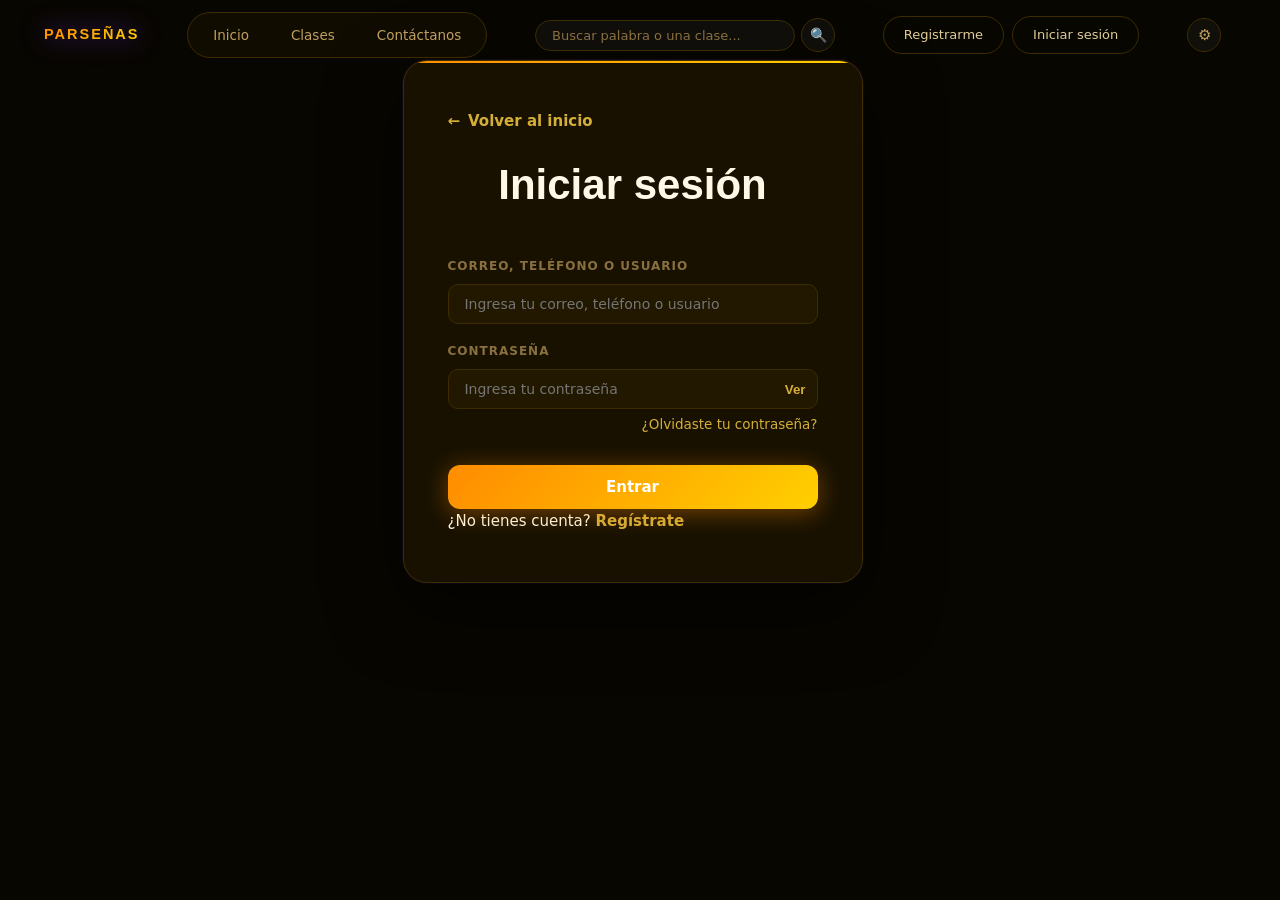
<file: clase-4.html>
<!DOCTYPE html>
<html lang="es">
<head>
 <meta charset="UTF-8">
 <meta name="viewport" content="width=device-width, initial-scale=1.0">
 <title>Clase 4 - PARSEÑAS</title>
  <link rel="preconnect" href="https://fonts.googleapis.com">
  <link rel="preconnect" href="https://fonts.gstatic.com" crossorigin>
  <link href="https://fonts.googleapis.com/css2?family=Bebas+Neue&family=Inter:wght@300;400;500;600;700&display=swap" rel="stylesheet">
 <link rel="stylesheet" href="base.css?v=alfa-mascota-position-4">
 <link rel="stylesheet" href="clase-steps.css">
 <script defer src="inicio.js?v=alfa-pet-upload-1"></script>
 <script defer src="clase-steps.js?v=alfa-mascota-position-2"></script>
</head>
<body class="theme-dark">

<header class="top-bar" aria-label="Navegación principal"><a href="index.html" class="brand-label">PARSEÑAS</a><nav class="menu-rectangulo" aria-label="Secciones"><a href="index.html#top">Inicio</a><a href="index.html#clases">Clases</a><a href="index.html#contacto">Contáctanos</a></nav><form class="search-form" action="index.html#clases" method="get" role="search"><input class="search-input" name="q" type="search" placeholder="Buscar palabra o una clase..." aria-label="Buscar"><button class="search-btn" type="submit" aria-label="Buscar">&#128269;</button></form><div class="auth-actions" id="auth-actions"><a href="register.html" class="auth-btn" id="btn-registrarme">Registrarme</a><a href="login.html" class="auth-btn" id="btn-login">Iniciar sesión</a><span class="user-greeting" id="user-greeting" hidden></span></div><div class="profile-menu-wrapper" hidden><button type="button" id="profile-btn" aria-label="Abrir preferencias" aria-expanded="false">⚙</button><div class="profile-menu" id="profile-menu" hidden><p class="profile-menu-title">Preferencias</p><label class="profile-option" for="theme-toggle"><span>Tema claro</span><input type="checkbox" id="theme-toggle"></label><label class="profile-option" for="font-size-select"><span>Tamaño de texto</span><select id="font-size-select"><option value="normal">Normal</option><option value="large">Grande</option><option value="xl">Muy grande</option></select></label><div class="profile-menu-actions"><button type="button" class="profile-action-btn" id="toggle-mascota-btn">Ocultar mascota</button><a href="perfil.html" class="profile-action-btn" id="link-perfil">Editar perfil</a><a href="cerrar_sesion.php" class="profile-action-btn" id="link-logout">Cerrar sesión</a></div></div></div></header>

<main>
<div class="lesson-shell" data-lesson="4" data-total="9" data-current="1" data-authenticated="0" data-evaluation-failed="0">

 <header class="lesson-heading">
    <span class="section-label">Clase 4</span>
    <h1>Números, Fechas y Tiempo</h1>
    <p>Aprende los números del 0 al 100 básico, los días de la semana, los meses y a dar la hora y la fecha en LSC.</p>
 </header>

 <div class="lesson-progress-wrap">
    <div class="lesson-progress" role="progressbar" aria-label="Progreso de la clase" aria-valuemin="0" aria-valuemax="100" aria-valuenow="11">
      <div class="lesson-progress-bar" id="lesson-progress-bar" style="width: 11%"></div>
    </div>
    <p class="lesson-progress-label">
      Paso <span id="lesson-step-value">1</span> de 9 —
      <span id="lesson-progress-value">11</span>% completado
    </p>
 </div>

 <ol class="lesson-steps-nav" id="lesson-steps-nav" aria-label="Pasos de la clase">
        <li><button type="button" class="lesson-step-dot is-active" data-goto="1" aria-label="Ir al paso 1: Objetivo de la clase"><span class="lesson-step-dot-number">1</span><span class="lesson-step-dot-title">Objetivo de la clase</span></button></li>
        <li><button type="button" class="lesson-step-dot" data-goto="2" disabled aria-label="Ir al paso 2: Introducción"><span class="lesson-step-dot-number">2</span><span class="lesson-step-dot-title">Introducción</span></button></li>
        <li><button type="button" class="lesson-step-dot" data-goto="3" disabled aria-label="Ir al paso 3: Los números en LSC"><span class="lesson-step-dot-number">3</span><span class="lesson-step-dot-title">Los números en LSC</span></button></li>
        <li><button type="button" class="lesson-step-dot" data-goto="4" disabled aria-label="Ir al paso 4: Números del 0 al 20"><span class="lesson-step-dot-number">4</span><span class="lesson-step-dot-title">Números del 0 al 20</span></button></li>
        <li><button type="button" class="lesson-step-dot" data-goto="5" disabled aria-label="Ir al paso 5: Decenas y números altos"><span class="lesson-step-dot-number">5</span><span class="lesson-step-dot-title">Decenas y números altos</span></button></li>
        <li><button type="button" class="lesson-step-dot" data-goto="6" disabled aria-label="Ir al paso 6: Días, meses y horas"><span class="lesson-step-dot-number">6</span><span class="lesson-step-dot-title">Días, meses y horas</span></button></li>
        <li><button type="button" class="lesson-step-dot" data-goto="7" disabled aria-label="Ir al paso 7: Práctica guiada"><span class="lesson-step-dot-number">7</span><span class="lesson-step-dot-title">Práctica guiada</span></button></li>
        <li><button type="button" class="lesson-step-dot" data-goto="8" disabled aria-label="Ir al paso 8: Resumen de la lección"><span class="lesson-step-dot-number">8</span><span class="lesson-step-dot-title">Resumen de la lección</span></button></li>
        <li><button type="button" class="lesson-step-dot" data-goto="9" disabled aria-label="Ir al paso 9: Evaluación de la Clase 4"><span class="lesson-step-dot-number">9</span><span class="lesson-step-dot-title">Evaluación de la Clase 4</span></button></li>
 </ol>

 <section class="lesson-step" aria-live="polite">
      <article class="lesson-step-card" data-step="1">
        <span class="lesson-step-badge lesson-step-badge-intro">📖 Introducción</span>
        <span class="lesson-step-number">Paso 1 de 9</span>
        <h2>Objetivo de la clase</h2>
<p class="lesson-step-text">Al finalizar esta lección, el estudiante reconocerá los números básicos en LSC, podrá expresar días, meses, horas y fechas sencillas, y comprenderá cómo se organiza la línea del tiempo en el espacio.</p>

      </article>
      <article class="lesson-step-card" data-step="2" hidden>
        <span class="lesson-step-badge lesson-step-badge-media">🎬 Seña / Demostración</span>
        <span class="lesson-step-number">Paso 2 de 9</span>
        <h2>Introducción</h2>
<p class="lesson-step-text">Los números están presentes en casi todas las conversaciones.</p>
<p class="lesson-step-text">Después de aprender a hablar de tu familia, es momento de hablar de datos concretos: cuántos años tienes, qué día es hoy o cuál es tu número de teléfono.</p>
<p class="lesson-step-text">En LSC los números se forman con configuraciones de la mano parecidas a las del alfabeto manual, pero con un valor numérico.</p>
<p class="lesson-step-text">Además, el tiempo se representa en el espacio: el pasado queda hacia atrás y el futuro hacia adelante.</p>

      </article>
      <article class="lesson-step-card" data-step="3" hidden>
        <span class="lesson-step-badge lesson-step-badge-practice">✍️ Práctica</span>
        <span class="lesson-step-number">Paso 3 de 9</span>
        <h2>Los números en LSC</h2>
<p class="lesson-step-text">Los números del 1 al 5 se realizan con los dedos de una sola mano.</p>
<p class="lesson-step-text">Del 6 al 9 se combinan el pulgar con los demás dedos para indicar el valor.</p>
<p class="lesson-step-text">El 10 se forma con el pulgar y se mueve ligeramente, y a partir de ahí se combinan decenas y unidades.</p>
<ul class="lesson-content-list">
 <li>1 a 5 — dedos de una mano.</li>
 <li>6 a 9 — pulgar + dedos.</li>
 <li>10 — pulgar con movimiento breve.</li>
 <li>11 a 19 — 10 + unidad.</li>
 <li>20, 30, 40… — decenas con movimiento repetido.</li>
</ul>

      </article>
      <article class="lesson-step-card" data-step="4" hidden>
        <span class="lesson-step-badge lesson-step-badge-intro">📖 Introducción</span>
        <span class="lesson-step-number">Paso 4 de 9</span>
        <h2>Números del 0 al 20</h2>
<p class="lesson-step-text">Practica del 0 al 20 frente al espejo, diciendo cada número en voz alta mientras haces la seña (aunque en LSC no se use la voz, la práctica apoya la memoria).</p>
<p class="lesson-step-text">Cuando ya los domines sin mirar la mano, practica deletrear tu número de teléfono dígito por dígito.</p>
<p class="lesson-step-text">No mezcles la muñeca y los dedos: la claridad del número depende de la posición exacta.</p>
<ul class="lesson-content-list">
 <li>Cuenta del 0 al 20.</li>
 <li>Deletrea tu número de teléfono.</li>
 <li>Practica los números pares e impares.</li>
</ul>

      </article>
      <article class="lesson-step-card" data-step="5" hidden>
        <span class="lesson-step-badge lesson-step-badge-media">🎬 Seña / Demostración</span>
        <span class="lesson-step-number">Paso 5 de 9</span>
        <h2>Decenas y números altos</h2>
<p class="lesson-step-text">Las decenas se forman añadiendo un movimiento breve de la mano.</p>
<p class="lesson-step-text">Los números de dos cifras combinan la decena con la unidad correspondiente.</p>
<p class="lesson-step-text">Los números de tres cifras, como una edad o un precio, se realizan por grupos: 1-20-15 para “ciento veinte quince”, evitando confusión.</p>
<ul class="lesson-content-list">
 <li>Decenas: 20, 30, 40, 50…</li>
 <li>Dos cifras: decena + unidad.</li>
 <li>Tres cifras: por grupos.</li>
</ul>

      </article>
      <article class="lesson-step-card" data-step="6" hidden>
        <span class="lesson-step-badge lesson-step-badge-practice">✍️ Práctica</span>
        <span class="lesson-step-number">Paso 6 de 9</span>
        <h2>Días, meses y horas</h2>
<p class="lesson-step-text">Los días de la semana y los meses del año tienen señas propias o se deletrean según la región.</p>
<p class="lesson-step-text">Para dar la hora se señala la muñeca (reloj) y luego se indica el número.</p>
<p class="lesson-step-text">Fechas: se dice el día y luego el mes. La línea del tiempo se ubica de izquierda a derecha, con el pasado hacia atrás y el futuro hacia adelante.</p>
<p class="lesson-step-text">Antes, durante y después se expresan en el espacio: atrás, justo aquí y adelante.</p>
<ul class="lesson-content-list">
 <li>Lunes a domingo — señas o deletreo.</li>
 <li>Enero a diciembre — señas o deletreo.</li>
 <li>Hora — señalar la muñeca + número.</li>
 <li>Fecha — día + mes.</li>
 <li>Tiempo — pasado atrás, futuro adelante.</li>
</ul>

      </article>
      <article class="lesson-step-card" data-step="7" hidden>
        <span class="lesson-step-badge lesson-step-badge-intro">📖 Introducción</span>
        <span class="lesson-step-number">Paso 7 de 9</span>
        <h2>Práctica guiada</h2>
<p class="lesson-step-text">Practica esta conversación completa:</p>
<p class="lesson-step-text">— ¿Cuántos años tienes?\n— Tengo 25 años.\n— ¿Qué día es hoy?\n— Hoy es martes 14 de mayo.\n— ¿A qué hora es la clase?\n— A las 3 de la tarde.</p>
<p class="lesson-step-text">Repite el diálogo cambiando los datos y mantén el orden: pregunta primero, respuesta después.</p>

      </article>
      <article class="lesson-step-card" data-step="8" hidden>
        <span class="lesson-step-badge lesson-step-badge-media">🎬 Seña / Demostración</span>
        <span class="lesson-step-number">Paso 8 de 9</span>
        <h2>Resumen de la lección</h2>
<p class="lesson-step-text">En esta clase aprendiste:</p>
<p class="lesson-step-text">El vocabulario numérico te permite dar información concreta y responder preguntas cotidianas.</p>
<ul class="lesson-content-list">
 <li>Los números del 0 al 20 y las decenas.</li>
 <li>Cómo combinar cifras.</li>
 <li>Los días, los meses y las horas.</li>
 <li>Cómo ubicar el tiempo en el espacio.</li>
</ul>

      </article>
      <article class="lesson-step-card" data-step="9" hidden>
        <span class="lesson-step-badge lesson-step-badge-practice">✍️ Práctica</span>
        <span class="lesson-step-number">Paso 9 de 9</span>
        <h2>Evaluación de la Clase 4</h2>
<p class="lesson-step-text">Responde las 8 preguntas. Necesitas acertar al menos 6 para aprobar y desbloquear la siguiente clase.</p>
<form id="lesson-quiz" class="lesson-quiz" data-lesson="4">
 <p class="lesson-step-text lesson-quiz-hint">Responde todas las preguntas. Necesitas al menos el 75% para aprobar y desbloquear la siguiente clase.</p>
 <fieldset class="lesson-question" data-question="0" data-answer="0">
    <legend>1. ¿Cómo se forman los números del 1 al 5?</legend>
    <label class="lesson-option" data-option="0">
      <input type="radio" name="answer-0" value="0" required>
      <span>A. Con los dedos de una mano.</span>
    </label>
    <label class="lesson-option" data-option="1">
      <input type="radio" name="answer-0" value="1" required>
      <span>B. Con las dos manos abiertas.</span>
    </label>
    <label class="lesson-option" data-option="2">
      <input type="radio" name="answer-0" value="2" required>
      <span>C. Con los codos.</span>
    </label>
    <label class="lesson-option" data-option="3">
      <input type="radio" name="answer-0" value="3" required>
      <span>D. Con la cabeza.</span>
    </label>
    <p class="lesson-question-result" aria-live="polite"></p>
 </fieldset>
 <fieldset class="lesson-question" data-question="1" data-answer="0">
    <legend>2. Para decir un número de dos cifras se combina:</legend>
    <label class="lesson-option" data-option="0">
      <input type="radio" name="answer-1" value="0" required>
      <span>A. La decena y la unidad.</span>
    </label>
    <label class="lesson-option" data-option="1">
      <input type="radio" name="answer-1" value="1" required>
      <span>B. El alfabeto completo.</span>
    </label>
    <label class="lesson-option" data-option="2">
      <input type="radio" name="answer-1" value="2" required>
      <span>C. Dos manos cerradas.</span>
    </label>
    <label class="lesson-option" data-option="3">
      <input type="radio" name="answer-1" value="3" required>
      <span>D. Un aplauso.</span>
    </label>
    <p class="lesson-question-result" aria-live="polite"></p>
 </fieldset>
 <fieldset class="lesson-question" data-question="2" data-answer="0">
    <legend>3. ¿Cómo se indica la hora?</legend>
    <label class="lesson-option" data-option="0">
      <input type="radio" name="answer-2" value="0" required>
      <span>A. Señalando la muñeca y luego el número.</span>
    </label>
    <label class="lesson-option" data-option="1">
      <input type="radio" name="answer-2" value="1" required>
      <span>B. Solo deletreando.</span>
    </label>
    <label class="lesson-option" data-option="2">
      <input type="radio" name="answer-2" value="2" required>
      <span>C. Con la mano en el pecho.</span>
    </label>
    <label class="lesson-option" data-option="3">
      <input type="radio" name="answer-2" value="3" required>
      <span>D. Con los pies.</span>
    </label>
    <p class="lesson-question-result" aria-live="polite"></p>
 </fieldset>
 <fieldset class="lesson-question" data-question="3" data-answer="0">
    <legend>4. En la línea del tiempo en LSC, el pasado se ubica:</legend>
    <label class="lesson-option" data-option="0">
      <input type="radio" name="answer-3" value="0" required>
      <span>A. Hacia atrás.</span>
    </label>
    <label class="lesson-option" data-option="1">
      <input type="radio" name="answer-3" value="1" required>
      <span>B. Hacia adelante.</span>
    </label>
    <label class="lesson-option" data-option="2">
      <input type="radio" name="answer-3" value="2" required>
      <span>C. Arriba.</span>
    </label>
    <label class="lesson-option" data-option="3">
      <input type="radio" name="answer-3" value="3" required>
      <span>D. Abajo.</span>
    </label>
    <p class="lesson-question-result" aria-live="polite"></p>
 </fieldset>
 <fieldset class="lesson-question" data-question="4" data-answer="0">
    <legend>5. ¿Qué se expresa primero en una fecha?</legend>
    <label class="lesson-option" data-option="0">
      <input type="radio" name="answer-4" value="0" required>
      <span>A. El día y luego el mes.</span>
    </label>
    <label class="lesson-option" data-option="1">
      <input type="radio" name="answer-4" value="1" required>
      <span>B. El año y luego el día.</span>
    </label>
    <label class="lesson-option" data-option="2">
      <input type="radio" name="answer-4" value="2" required>
      <span>C. El mes y luego el año.</span>
    </label>
    <label class="lesson-option" data-option="3">
      <input type="radio" name="answer-4" value="3" required>
      <span>D. Solo el año.</span>
    </label>
    <p class="lesson-question-result" aria-live="polite"></p>
 </fieldset>
 <fieldset class="lesson-question" data-question="5" data-answer="0">
    <legend>6. ¿Cómo se representan los números de tres cifras?</legend>
    <label class="lesson-option" data-option="0">
      <input type="radio" name="answer-5" value="0" required>
      <span>A. Por grupos para evitar confusión.</span>
    </label>
    <label class="lesson-option" data-option="1">
      <input type="radio" name="answer-5" value="1" required>
      <span>B. Letra por letra.</span>
    </label>
    <label class="lesson-option" data-option="2">
      <input type="radio" name="answer-5" value="2" required>
      <span>C. Con una sola seña.</span>
    </label>
    <label class="lesson-option" data-option="3">
      <input type="radio" name="answer-5" value="3" required>
      <span>D. No se representan.</span>
    </label>
    <p class="lesson-question-result" aria-live="polite"></p>
 </fieldset>
 <fieldset class="lesson-question" data-question="6" data-answer="0">
    <legend>7. ¿Qué seña suele acompañar a la pregunta por la hora?</legend>
    <label class="lesson-option" data-option="0">
      <input type="radio" name="answer-6" value="0" required>
      <span>A. Señalar la muñeca.</span>
    </label>
    <label class="lesson-option" data-option="1">
      <input type="radio" name="answer-6" value="1" required>
      <span>B. Señalar el pie.</span>
    </label>
    <label class="lesson-option" data-option="2">
      <input type="radio" name="answer-6" value="2" required>
      <span>C. Tocar el hombro.</span>
    </label>
    <label class="lesson-option" data-option="3">
      <input type="radio" name="answer-6" value="3" required>
      <span>D. Cerrar el puño.</span>
    </label>
    <p class="lesson-question-result" aria-live="polite"></p>
 </fieldset>
 <fieldset class="lesson-question" data-question="7" data-answer="0">
    <legend>8. Los días de la semana y los meses se expresan:</legend>
    <label class="lesson-option" data-option="0">
      <input type="radio" name="answer-7" value="0" required>
      <span>A. Con seña propia o deletreo según la región.</span>
    </label>
    <label class="lesson-option" data-option="1">
      <input type="radio" name="answer-7" value="1" required>
      <span>B. Solo con números.</span>
    </label>
    <label class="lesson-option" data-option="2">
      <input type="radio" name="answer-7" value="2" required>
      <span>C. Solo con colores.</span>
    </label>
    <label class="lesson-option" data-option="3">
      <input type="radio" name="answer-7" value="3" required>
      <span>D. No se expresan.</span>
    </label>
    <p class="lesson-question-result" aria-live="polite"></p>
 </fieldset>
 <button type="submit" class="btn-hero btn-hero-solid" id="lesson-quiz-submit">Calificar evaluación</button>
 <p id="lesson-quiz-result" class="lesson-quiz-result" role="status" aria-live="polite"></p>
 <button type="button" id="lesson-restart" class="btn-hero btn-hero-outline is-hidden">Reiniciar lección</button>
</form>

      </article>
 </section>

 <div class="lesson-controls">
    <a class="btn-hero btn-hero-outline" href="clase-3.html" aria-label="Ir a la clase anterior">‹ Clase anterior</a>

    <div class="lesson-controls-main" style="display:flex; flex-wrap:wrap; align-items:center; gap:12px;">
      <button class="btn-hero btn-hero-outline" id="lesson-previous" type="button" data-previous-url="clase-3.html">Anterior</button>
      <button class="btn-hero btn-hero-solid" id="lesson-next" type="button">Siguiente <span class="btn-arrow">›</span></button>
      <a class="btn-hero btn-hero-solid" id="lesson-next-class" href="clase-5.html?desde=4" aria-label="Ir a la siguiente clase">Siguiente clase <span class="btn-arrow">›</span></a>
    </div>
 </div>
</div>
</main>

</body>
</html>
</file>
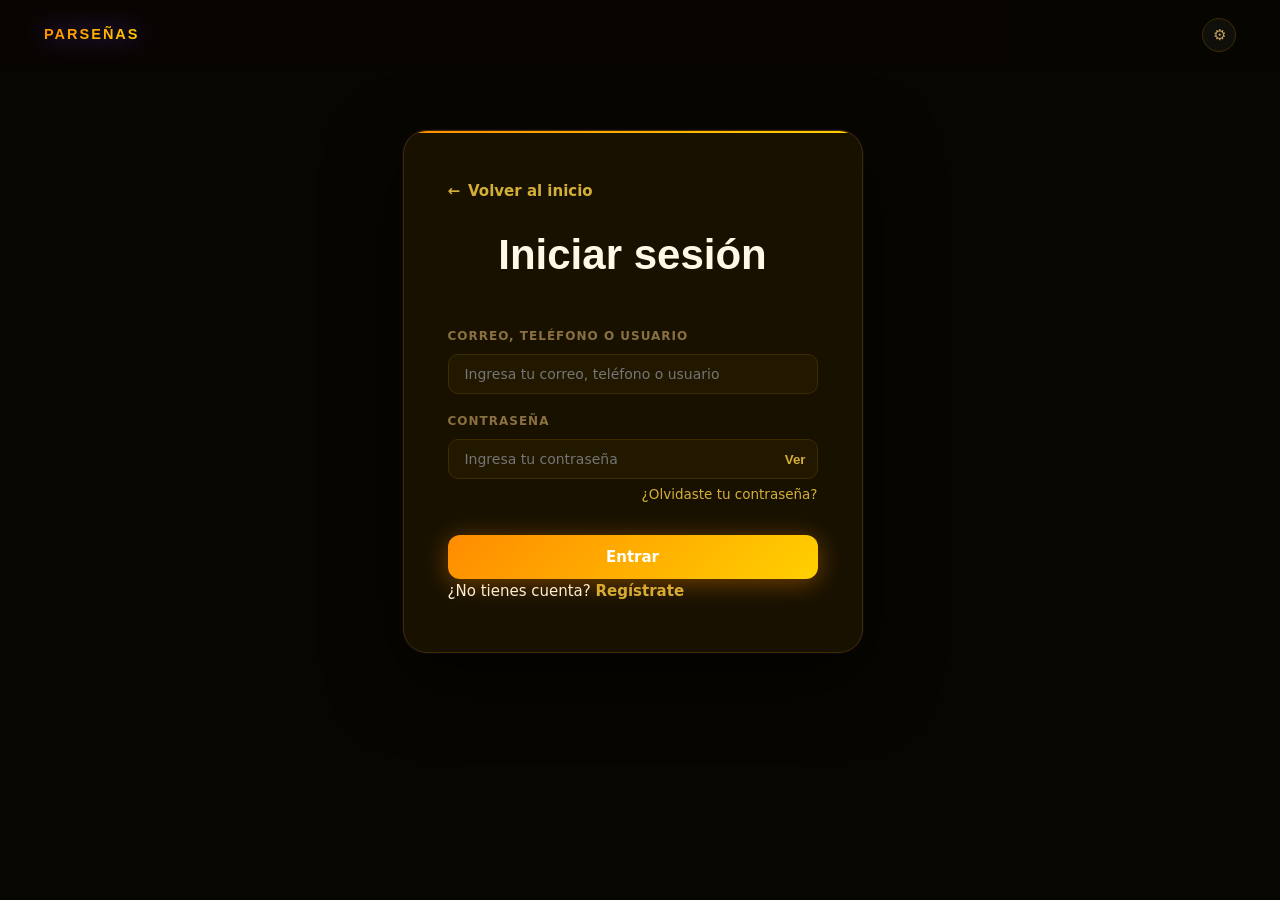
<file: clase-5.html>
<!DOCTYPE html>
<html lang="es">
<head>
 <meta charset="UTF-8">
 <meta name="viewport" content="width=device-width, initial-scale=1.0">
 <title>Clase 5 - PARSEÑAS</title>
  <link rel="preconnect" href="https://fonts.googleapis.com">
  <link rel="preconnect" href="https://fonts.gstatic.com" crossorigin>
  <link href="https://fonts.googleapis.com/css2?family=Bebas+Neue&family=Inter:wght@300;400;500;600;700&display=swap" rel="stylesheet">
 <link rel="stylesheet" href="base.css?v=alfa-mascota-position-4">
 <link rel="stylesheet" href="clase-steps.css">
 <script defer src="inicio.js?v=alfa-pet-upload-1"></script>
 <script defer src="clase-steps.js?v=alfa-mascota-position-2"></script>
</head>
<body class="theme-dark">

<header class="top-bar" aria-label="Navegación principal"><a href="index.html" class="brand-label">PARSEÑAS</a><nav class="menu-rectangulo" aria-label="Secciones"><a href="index.html#top">Inicio</a><a href="index.html#clases">Clases</a><a href="index.html#contacto">Contáctanos</a></nav><form class="search-form" action="index.html#clases" method="get" role="search"><input class="search-input" name="q" type="search" placeholder="Buscar palabra o una clase..." aria-label="Buscar"><button class="search-btn" type="submit" aria-label="Buscar">&#128269;</button></form><div class="auth-actions" id="auth-actions"><a href="register.html" class="auth-btn" id="btn-registrarme">Registrarme</a><a href="login.html" class="auth-btn" id="btn-login">Iniciar sesión</a><span class="user-greeting" id="user-greeting" hidden></span></div><div class="profile-menu-wrapper" hidden><button type="button" id="profile-btn" aria-label="Abrir preferencias" aria-expanded="false">⚙</button><div class="profile-menu" id="profile-menu" hidden><p class="profile-menu-title">Preferencias</p><label class="profile-option" for="theme-toggle"><span>Tema claro</span><input type="checkbox" id="theme-toggle"></label><label class="profile-option" for="font-size-select"><span>Tamaño de texto</span><select id="font-size-select"><option value="normal">Normal</option><option value="large">Grande</option><option value="xl">Muy grande</option></select></label><div class="profile-menu-actions"><button type="button" class="profile-action-btn" id="toggle-mascota-btn">Ocultar mascota</button><a href="perfil.html" class="profile-action-btn" id="link-perfil">Editar perfil</a><a href="cerrar_sesion.php" class="profile-action-btn" id="link-logout">Cerrar sesión</a></div></div></div></header>

<main>
<div class="lesson-shell" data-lesson="5" data-total="9" data-current="1" data-authenticated="0" data-evaluation-failed="0">

 <header class="lesson-heading">
    <span class="section-label">Clase 5</span>
    <h1>Lugares Cotidianos</h1>
    <p>Aprende a nombrar la casa, la escuela, el trabajo y la ciudad, y a dar indicaciones sencillas en LSC.</p>
 </header>

 <div class="lesson-progress-wrap">
    <div class="lesson-progress" role="progressbar" aria-label="Progreso de la clase" aria-valuemin="0" aria-valuemax="100" aria-valuenow="11">
      <div class="lesson-progress-bar" id="lesson-progress-bar" style="width: 11%"></div>
    </div>
    <p class="lesson-progress-label">
      Paso <span id="lesson-step-value">1</span> de 9 —
      <span id="lesson-progress-value">11</span>% completado
    </p>
 </div>

 <ol class="lesson-steps-nav" id="lesson-steps-nav" aria-label="Pasos de la clase">
        <li><button type="button" class="lesson-step-dot is-active" data-goto="1" aria-label="Ir al paso 1: Objetivo de la clase"><span class="lesson-step-dot-number">1</span><span class="lesson-step-dot-title">Objetivo de la clase</span></button></li>
        <li><button type="button" class="lesson-step-dot" data-goto="2" disabled aria-label="Ir al paso 2: Introducción"><span class="lesson-step-dot-number">2</span><span class="lesson-step-dot-title">Introducción</span></button></li>
        <li><button type="button" class="lesson-step-dot" data-goto="3" disabled aria-label="Ir al paso 3: Nombrar lugares"><span class="lesson-step-dot-number">3</span><span class="lesson-step-dot-title">Nombrar lugares</span></button></li>
        <li><button type="button" class="lesson-step-dot" data-goto="4" disabled aria-label="Ir al paso 4: Casa y escuela"><span class="lesson-step-dot-number">4</span><span class="lesson-step-dot-title">Casa y escuela</span></button></li>
        <li><button type="button" class="lesson-step-dot" data-goto="5" disabled aria-label="Ir al paso 5: La ciudad y el transporte"><span class="lesson-step-dot-number">5</span><span class="lesson-step-dot-title">La ciudad y el transporte</span></button></li>
        <li><button type="button" class="lesson-step-dot" data-goto="6" disabled aria-label="Ir al paso 6: Dar indicaciones"><span class="lesson-step-dot-number">6</span><span class="lesson-step-dot-title">Dar indicaciones</span></button></li>
        <li><button type="button" class="lesson-step-dot" data-goto="7" disabled aria-label="Ir al paso 7: Práctica guiada"><span class="lesson-step-dot-number">7</span><span class="lesson-step-dot-title">Práctica guiada</span></button></li>
        <li><button type="button" class="lesson-step-dot" data-goto="8" disabled aria-label="Ir al paso 8: Resumen de la lección"><span class="lesson-step-dot-number">8</span><span class="lesson-step-dot-title">Resumen de la lección</span></button></li>
        <li><button type="button" class="lesson-step-dot" data-goto="9" disabled aria-label="Ir al paso 9: Evaluación de la Clase 5"><span class="lesson-step-dot-number">9</span><span class="lesson-step-dot-title">Evaluación de la Clase 5</span></button></li>
 </ol>

 <section class="lesson-step" aria-live="polite">
      <article class="lesson-step-card" data-step="1">
        <span class="lesson-step-badge lesson-step-badge-intro">📖 Introducción</span>
        <span class="lesson-step-number">Paso 1 de 9</span>
        <h2>Objetivo de la clase</h2>
<p class="lesson-step-text">Al finalizar esta lección, el estudiante podrá nombrar lugares cotidianos en LSC, ubicarlos en el espacio y dar indicaciones simples para llegar a ellos.</p>

      </article>
      <article class="lesson-step-card" data-step="2" hidden>
        <span class="lesson-step-badge lesson-step-badge-media">🎬 Seña / Demostración</span>
        <span class="lesson-step-number">Paso 2 de 9</span>
        <h2>Introducción</h2>
<p class="lesson-step-text">Los lugares organizan nuestra rutina diaria.</p>
<p class="lesson-step-text">Después de hablar de personas y de datos concretos, ahora podrás hablar de los espacios donde ocurre tu vida.</p>
<p class="lesson-step-text">En LSC los lugares se sitúan en el espacio real que tienes al frente: una casa queda “a la izquierda”, el trabajo “al frente”, la universidad “a la derecha”.</p>
<p class="lesson-step-text">Esa ubicación espacial es parte de la gramática: una vez que ubicas un lugar, puedes volver a él con solo señalarlo.</p>

      </article>
      <article class="lesson-step-card" data-step="3" hidden>
        <span class="lesson-step-badge lesson-step-badge-practice">✍️ Práctica</span>
        <span class="lesson-step-number">Paso 3 de 9</span>
        <h2>Nombrar lugares</h2>
<p class="lesson-step-text">Cada lugar tiene una seña propia que representa su uso más característico.</p>
<p class="lesson-step-text">Casa: las manos forman un techo sobre la cabeza.</p>
<p class="lesson-step-text">Escuela o colegio: las manos simulan escribir o el acto de aprender.</p>
<p class="lesson-step-text">Trabajo: una mano golpea suavemente la muñeca contraria.</p>
<ul class="lesson-content-list">
 <li>Casa — manos formando un techo.</li>
 <li>Escuela — manos que escriben.</li>
 <li>Trabajo — golpe suave en la muñeca.</li>
 <li>Hospital — seña de salud o cruz en el brazo.</li>
 <li>Tienda — seña asociada a comprar.</li>
</ul>

      </article>
      <article class="lesson-step-card" data-step="4" hidden>
        <span class="lesson-step-badge lesson-step-badge-intro">📖 Introducción</span>
        <span class="lesson-step-number">Paso 4 de 9</span>
        <h2>Casa y escuela</h2>
<p class="lesson-step-text">Dentro de la casa hay señas específicas: sala, cocina, baño, habitación.</p>
<p class="lesson-step-text">En la escuela: salón, biblioteca, patio, oficina.</p>
<p class="lesson-step-text">Aprende a ubicarlos en el espacio frente a ti, manteniendo siempre el mismo lugar para cada uno durante toda la conversación: si mueves un lugar de sitio, tu interlocutor se perderá.</p>
<ul class="lesson-content-list">
 <li>Sala — espacio para compartir.</li>
 <li>Cocina — seña asociada a cocinar.</li>
 <li>Baño — seña característica de aseo.</li>
 <li>Biblioteca — seña de leer o estudiar.</li>
</ul>

      </article>
      <article class="lesson-step-card" data-step="5" hidden>
        <span class="lesson-step-badge lesson-step-badge-media">🎬 Seña / Demostración</span>
        <span class="lesson-step-number">Paso 5 de 9</span>
        <h2>La ciudad y el transporte</h2>
<p class="lesson-step-text">En la ciudad: calle, parque, banco, supermercado, estación.</p>
<p class="lesson-step-text">Transporte: bus, taxi, metro, bicicleta y a pie.</p>
<p class="lesson-step-text">Para indicar cómo llegar se combinan la seña del lugar y la dirección: “derecha”, “izquierda”, “derecho” o “cerca / lejos”.</p>
<ul class="lesson-content-list">
 <li>Parque — seña de árboles o juego.</li>
 <li>Banco — seña asociada al dinero.</li>
 <li>Bus — manos que simulan el volante.</li>
 <li>Cerca / lejos — seña con la distancia.</li>
</ul>

      </article>
      <article class="lesson-step-card" data-step="6" hidden>
        <span class="lesson-step-badge lesson-step-badge-practice">✍️ Práctica</span>
        <span class="lesson-step-number">Paso 6 de 9</span>
        <h2>Dar indicaciones</h2>
<p class="lesson-step-text">Practica dando indicaciones en este orden:</p>
<p class="lesson-step-text">— ¿Dónde está el baño?\n— El baño está a la derecha, cerca.\n— ¿Dónde está el parque?\n— El parque está lejos: sigue derecho, luego a la izquierda.</p>
<p class="lesson-step-text">Recuerda ubicar el lugar una sola vez y luego solo señalarlo. Esa es la forma natural de “referirse” a algo ya mencionado.</p>
<ul class="lesson-content-list">
 <li>Ubica el lugar en el espacio.</li>
 <li>Indica la dirección.</li>
 <li>Indica la distancia.</li>
</ul>

      </article>
      <article class="lesson-step-card" data-step="7" hidden>
        <span class="lesson-step-badge lesson-step-badge-intro">📖 Introducción</span>
        <span class="lesson-step-number">Paso 7 de 9</span>
        <h2>Práctica guiada</h2>
<p class="lesson-step-text">Practica con un plano simple dibujado en papel: marca tres lugares y describe cómo llegar de uno a otro.</p>
<p class="lesson-step-text">Usa al menos dos indicaciones de dirección y una de distancia.</p>
<p class="lesson-step-text">Pide a alguien que siga tus señas para comprobar si te comprende.</p>

      </article>
      <article class="lesson-step-card" data-step="8" hidden>
        <span class="lesson-step-badge lesson-step-badge-media">🎬 Seña / Demostración</span>
        <span class="lesson-step-number">Paso 8 de 9</span>
        <h2>Resumen de la lección</h2>
<p class="lesson-step-text">En esta clase aprendiste:</p>
<p class="lesson-step-text">Nombrar lugares y ubicarlos en el espacio te permite orientar y orientarte en una conversación real.</p>
<ul class="lesson-content-list">
 <li>Señas de lugares de la casa y la escuela.</li>
 <li>Señas de lugares de la ciudad.</li>
 <li>Vocabulario de transporte.</li>
 <li>Cómo dar indicaciones con dirección y distancia.</li>
</ul>

      </article>
      <article class="lesson-step-card" data-step="9" hidden>
        <span class="lesson-step-badge lesson-step-badge-practice">✍️ Práctica</span>
        <span class="lesson-step-number">Paso 9 de 9</span>
        <h2>Evaluación de la Clase 5</h2>
<p class="lesson-step-text">Responde las 8 preguntas. Necesitas acertar al menos 6 para aprobar y desbloquear la siguiente clase.</p>
<form id="lesson-quiz" class="lesson-quiz" data-lesson="5">
 <p class="lesson-step-text lesson-quiz-hint">Responde todas las preguntas. Necesitas al menos el 75% para aprobar y desbloquear la siguiente clase.</p>
 <fieldset class="lesson-question" data-question="0" data-answer="0">
    <legend>1. ¿Cómo se representa la seña de “casa”?</legend>
    <label class="lesson-option" data-option="0">
      <input type="radio" name="answer-0" value="0" required>
      <span>A. Las manos forman un techo sobre la cabeza.</span>
    </label>
    <label class="lesson-option" data-option="1">
      <input type="radio" name="answer-0" value="1" required>
      <span>B. Un aplauso.</span>
    </label>
    <label class="lesson-option" data-option="2">
      <input type="radio" name="answer-0" value="2" required>
      <span>C. El puño cerrado.</span>
    </label>
    <label class="lesson-option" data-option="3">
      <input type="radio" name="answer-0" value="3" required>
      <span>D. Señalar el pie.</span>
    </label>
    <p class="lesson-question-result" aria-live="polite"></p>
 </fieldset>
 <fieldset class="lesson-question" data-question="1" data-answer="0">
    <legend>2. ¿Qué caracteriza la forma de referirse a un lugar ya mencionado?</legend>
    <label class="lesson-option" data-option="0">
      <input type="radio" name="answer-1" value="0" required>
      <span>A. Ubicarlo en el espacio y luego señalarlo.</span>
    </label>
    <label class="lesson-option" data-option="1">
      <input type="radio" name="answer-1" value="1" required>
      <span>B. Deletrearlo siempre completo.</span>
    </label>
    <label class="lesson-option" data-option="2">
      <input type="radio" name="answer-1" value="2" required>
      <span>C. Repetir la seña cada vez.</span>
    </label>
    <label class="lesson-option" data-option="3">
      <input type="radio" name="answer-1" value="3" required>
      <span>D. Escribirlo en un papel.</span>
    </label>
    <p class="lesson-question-result" aria-live="polite"></p>
 </fieldset>
 <fieldset class="lesson-question" data-question="2" data-answer="0">
    <legend>3. Si mueves un lugar de sitio durante la conversación:</legend>
    <label class="lesson-option" data-option="0">
      <input type="radio" name="answer-2" value="0" required>
      <span>A. Tu interlocutor puede confundirse.</span>
    </label>
    <label class="lesson-option" data-option="1">
      <input type="radio" name="answer-2" value="1" required>
      <span>B. Mejora la comprensión.</span>
    </label>
    <label class="lesson-option" data-option="2">
      <input type="radio" name="answer-2" value="2" required>
      <span>C. Es obligatorio.</span>
    </label>
    <label class="lesson-option" data-option="3">
      <input type="radio" name="answer-2" value="3" required>
      <span>D. No pasa nada.</span>
    </label>
    <p class="lesson-question-result" aria-live="polite"></p>
 </fieldset>
 <fieldset class="lesson-question" data-question="3" data-answer="0">
    <legend>4. Las señas de “cerca” y “lejos” expresan:</legend>
    <label class="lesson-option" data-option="0">
      <input type="radio" name="answer-3" value="0" required>
      <span>A. Distancia.</span>
    </label>
    <label class="lesson-option" data-option="1">
      <input type="radio" name="answer-3" value="1" required>
      <span>B. Color.</span>
    </label>
    <label class="lesson-option" data-option="2">
      <input type="radio" name="answer-3" value="2" required>
      <span>C. Edad.</span>
    </label>
    <label class="lesson-option" data-option="3">
      <input type="radio" name="answer-3" value="3" required>
      <span>D. Hora.</span>
    </label>
    <p class="lesson-question-result" aria-live="polite"></p>
 </fieldset>
 <fieldset class="lesson-question" data-question="4" data-answer="0">
    <legend>5. ¿Qué lugar se asocia a la seña de leer o estudiar?</legend>
    <label class="lesson-option" data-option="0">
      <input type="radio" name="answer-4" value="0" required>
      <span>A. La biblioteca.</span>
    </label>
    <label class="lesson-option" data-option="1">
      <input type="radio" name="answer-4" value="1" required>
      <span>B. El parque.</span>
    </label>
    <label class="lesson-option" data-option="2">
      <input type="radio" name="answer-4" value="2" required>
      <span>C. El banco.</span>
    </label>
    <label class="lesson-option" data-option="3">
      <input type="radio" name="answer-4" value="3" required>
      <span>D. El bus.</span>
    </label>
    <p class="lesson-question-result" aria-live="polite"></p>
 </fieldset>
 <fieldset class="lesson-question" data-question="5" data-answer="0">
    <legend>6. Para dar indicaciones se combinan:</legend>
    <label class="lesson-option" data-option="0">
      <input type="radio" name="answer-5" value="0" required>
      <span>A. La seña del lugar y la dirección.</span>
    </label>
    <label class="lesson-option" data-option="1">
      <input type="radio" name="answer-5" value="1" required>
      <span>B. Solo números.</span>
    </label>
    <label class="lesson-option" data-option="2">
      <input type="radio" name="answer-5" value="2" required>
      <span>C. Solo colores.</span>
    </label>
    <label class="lesson-option" data-option="3">
      <input type="radio" name="answer-5" value="3" required>
      <span>D. Ningún elemento.</span>
    </label>
    <p class="lesson-question-result" aria-live="polite"></p>
 </fieldset>
 <fieldset class="lesson-question" data-question="6" data-answer="0">
    <legend>7. ¿Cuál es una seña de transporte?</legend>
    <label class="lesson-option" data-option="0">
      <input type="radio" name="answer-6" value="0" required>
      <span>A. Bus (manos simulando el volante).</span>
    </label>
    <label class="lesson-option" data-option="1">
      <input type="radio" name="answer-6" value="1" required>
      <span>B. Sala.</span>
    </label>
    <label class="lesson-option" data-option="2">
      <input type="radio" name="answer-6" value="2" required>
      <span>C. Baño.</span>
    </label>
    <label class="lesson-option" data-option="3">
      <input type="radio" name="answer-6" value="3" required>
      <span>D. Cocina.</span>
    </label>
    <p class="lesson-question-result" aria-live="polite"></p>
 </fieldset>
 <fieldset class="lesson-question" data-question="7" data-answer="0">
    <legend>8. ¿Por qué la ubicación espacial es importante?</legend>
    <label class="lesson-option" data-option="0">
      <input type="radio" name="answer-7" value="0" required>
      <span>A. Porque es parte de la gramática de la LSC.</span>
    </label>
    <label class="lesson-option" data-option="1">
      <input type="radio" name="answer-7" value="1" required>
      <span>B. Porque reemplaza el alfabeto.</span>
    </label>
    <label class="lesson-option" data-option="2">
      <input type="radio" name="answer-7" value="2" required>
      <span>C. Porque evita la expresión facial.</span>
    </label>
    <label class="lesson-option" data-option="3">
      <input type="radio" name="answer-7" value="3" required>
      <span>D. No es importante.</span>
    </label>
    <p class="lesson-question-result" aria-live="polite"></p>
 </fieldset>
 <button type="submit" class="btn-hero btn-hero-solid" id="lesson-quiz-submit">Calificar evaluación</button>
 <p id="lesson-quiz-result" class="lesson-quiz-result" role="status" aria-live="polite"></p>
 <button type="button" id="lesson-restart" class="btn-hero btn-hero-outline is-hidden">Reiniciar lección</button>
</form>

      </article>
 </section>

 <div class="lesson-controls">
    <a class="btn-hero btn-hero-outline" href="clase-4.html" aria-label="Ir a la clase anterior">‹ Clase anterior</a>

    <div class="lesson-controls-main" style="display:flex; flex-wrap:wrap; align-items:center; gap:12px;">
      <button class="btn-hero btn-hero-outline" id="lesson-previous" type="button" data-previous-url="clase-4.html">Anterior</button>
      <button class="btn-hero btn-hero-solid" id="lesson-next" type="button">Siguiente <span class="btn-arrow">›</span></button>
      <a class="btn-hero btn-hero-solid" id="lesson-next-class" href="clase-6.html?desde=5" aria-label="Ir a la siguiente clase">Siguiente clase <span class="btn-arrow">›</span></a>
    </div>
 </div>
</div>
</main>

</body>
</html>
</file>
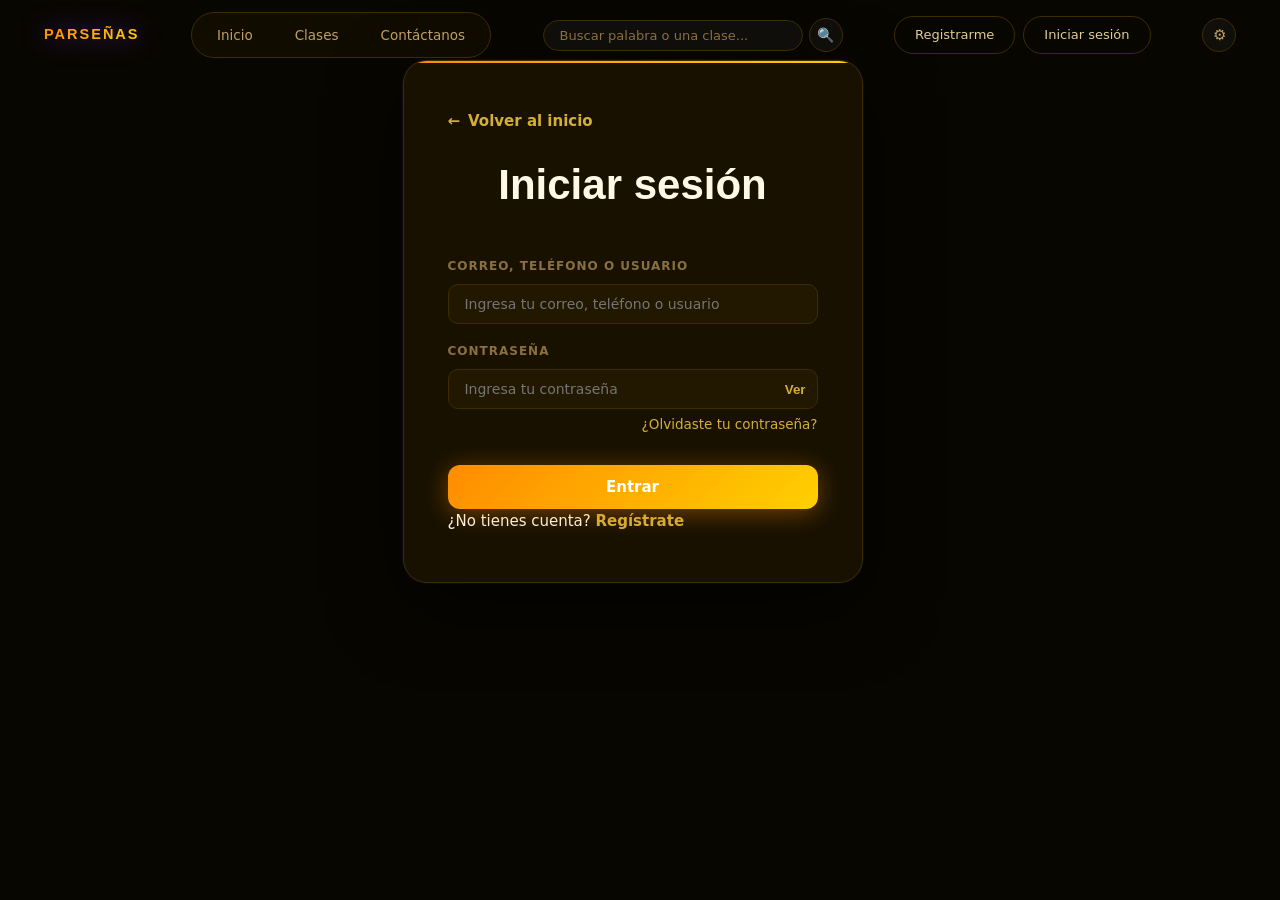
<file: clase-6.html>
<!DOCTYPE html>
<html lang="es">
<head>
 <meta charset="UTF-8">
 <meta name="viewport" content="width=device-width, initial-scale=1.0">
 <title>Clase 6 - PARSEÑAS</title>
  <link rel="preconnect" href="https://fonts.googleapis.com">
  <link rel="preconnect" href="https://fonts.gstatic.com" crossorigin>
  <link href="https://fonts.googleapis.com/css2?family=Bebas+Neue&family=Inter:wght@300;400;500;600;700&display=swap" rel="stylesheet">
 <link rel="stylesheet" href="base.css?v=alfa-mascota-position-4">
 <link rel="stylesheet" href="clase-steps.css">
 <script defer src="inicio.js?v=alfa-pet-upload-1"></script>
 <script defer src="clase-steps.js?v=alfa-mascota-position-2"></script>
</head>
<body class="theme-dark">

<header class="top-bar" aria-label="Navegación principal"><a href="index.html" class="brand-label">PARSEÑAS</a><nav class="menu-rectangulo" aria-label="Secciones"><a href="index.html#top">Inicio</a><a href="index.html#clases">Clases</a><a href="index.html#contacto">Contáctanos</a></nav><form class="search-form" action="index.html#clases" method="get" role="search"><input class="search-input" name="q" type="search" placeholder="Buscar palabra o una clase..." aria-label="Buscar"><button class="search-btn" type="submit" aria-label="Buscar">&#128269;</button></form><div class="auth-actions" id="auth-actions"><a href="register.html" class="auth-btn" id="btn-registrarme">Registrarme</a><a href="login.html" class="auth-btn" id="btn-login">Iniciar sesión</a><span class="user-greeting" id="user-greeting" hidden></span></div><div class="profile-menu-wrapper" hidden><button type="button" id="profile-btn" aria-label="Abrir preferencias" aria-expanded="false">⚙</button><div class="profile-menu" id="profile-menu" hidden><p class="profile-menu-title">Preferencias</p><label class="profile-option" for="theme-toggle"><span>Tema claro</span><input type="checkbox" id="theme-toggle"></label><label class="profile-option" for="font-size-select"><span>Tamaño de texto</span><select id="font-size-select"><option value="normal">Normal</option><option value="large">Grande</option><option value="xl">Muy grande</option></select></label><div class="profile-menu-actions"><button type="button" class="profile-action-btn" id="toggle-mascota-btn">Ocultar mascota</button><a href="perfil.html" class="profile-action-btn" id="link-perfil">Editar perfil</a><a href="cerrar_sesion.php" class="profile-action-btn" id="link-logout">Cerrar sesión</a></div></div></div></header>

<main>
<div class="lesson-shell" data-lesson="6" data-total="9" data-current="1" data-authenticated="0" data-evaluation-failed="0">

 <header class="lesson-heading">
    <span class="section-label">Clase 6</span>
    <h1>Colores y Alimentos</h1>
    <p>Aprende las señas de los colores y de los alimentos más comunes, y a describir y pedir comida en LSC.</p>
 </header>

 <div class="lesson-progress-wrap">
    <div class="lesson-progress" role="progressbar" aria-label="Progreso de la clase" aria-valuemin="0" aria-valuemax="100" aria-valuenow="11">
      <div class="lesson-progress-bar" id="lesson-progress-bar" style="width: 11%"></div>
    </div>
    <p class="lesson-progress-label">
      Paso <span id="lesson-step-value">1</span> de 9 —
      <span id="lesson-progress-value">11</span>% completado
    </p>
 </div>

 <ol class="lesson-steps-nav" id="lesson-steps-nav" aria-label="Pasos de la clase">
        <li><button type="button" class="lesson-step-dot is-active" data-goto="1" aria-label="Ir al paso 1: Objetivo de la clase"><span class="lesson-step-dot-number">1</span><span class="lesson-step-dot-title">Objetivo de la clase</span></button></li>
        <li><button type="button" class="lesson-step-dot" data-goto="2" disabled aria-label="Ir al paso 2: Introducción"><span class="lesson-step-dot-number">2</span><span class="lesson-step-dot-title">Introducción</span></button></li>
        <li><button type="button" class="lesson-step-dot" data-goto="3" disabled aria-label="Ir al paso 3: Los colores en LSC"><span class="lesson-step-dot-number">3</span><span class="lesson-step-dot-title">Los colores en LSC</span></button></li>
        <li><button type="button" class="lesson-step-dot" data-goto="4" disabled aria-label="Ir al paso 4: Del color al objeto"><span class="lesson-step-dot-number">4</span><span class="lesson-step-dot-title">Del color al objeto</span></button></li>
        <li><button type="button" class="lesson-step-dot" data-goto="5" disabled aria-label="Ir al paso 5: Alimentos básicos"><span class="lesson-step-dot-number">5</span><span class="lesson-step-dot-title">Alimentos básicos</span></button></li>
        <li><button type="button" class="lesson-step-dot" data-goto="6" disabled aria-label="Ir al paso 6: Pedir comida en señas"><span class="lesson-step-dot-number">6</span><span class="lesson-step-dot-title">Pedir comida en señas</span></button></li>
        <li><button type="button" class="lesson-step-dot" data-goto="7" disabled aria-label="Ir al paso 7: Práctica guiada"><span class="lesson-step-dot-number">7</span><span class="lesson-step-dot-title">Práctica guiada</span></button></li>
        <li><button type="button" class="lesson-step-dot" data-goto="8" disabled aria-label="Ir al paso 8: Resumen de la lección"><span class="lesson-step-dot-number">8</span><span class="lesson-step-dot-title">Resumen de la lección</span></button></li>
        <li><button type="button" class="lesson-step-dot" data-goto="9" disabled aria-label="Ir al paso 9: Evaluación de la Clase 6"><span class="lesson-step-dot-number">9</span><span class="lesson-step-dot-title">Evaluación de la Clase 6</span></button></li>
 </ol>

 <section class="lesson-step" aria-live="polite">
      <article class="lesson-step-card" data-step="1">
        <span class="lesson-step-badge lesson-step-badge-intro">📖 Introducción</span>
        <span class="lesson-step-number">Paso 1 de 9</span>
        <h2>Objetivo de la clase</h2>
<p class="lesson-step-text">Al finalizar esta lección, el estudiante reconocerá las señas de los colores principales y de los alimentos comunes, y podrá describir objetos y pedir comida en LSC.</p>

      </article>
      <article class="lesson-step-card" data-step="2" hidden>
        <span class="lesson-step-badge lesson-step-badge-media">🎬 Seña / Demostración</span>
        <span class="lesson-step-number">Paso 2 de 9</span>
        <h2>Introducción</h2>
<p class="lesson-step-text">Los colores y los alimentos son vocabulario de todos los días.</p>
<p class="lesson-step-text">Con lo aprendido hasta ahora puedes hablar de personas, datos y lugares. Ahora sumarás el vocabulario que más se usa en la casa y en la mesa.</p>
<p class="lesson-step-text">Los colores permiten describir cualquier objeto y evitar confusiones cuando algo se parece a otra cosa.</p>
<p class="lesson-step-text">Los alimentos, por su parte, aparecen en conversaciones cotidianas: qué desayunaste, qué te gusta, qué quieres pedir.</p>

      </article>
      <article class="lesson-step-card" data-step="3" hidden>
        <span class="lesson-step-badge lesson-step-badge-practice">✍️ Práctica</span>
        <span class="lesson-step-number">Paso 3 de 9</span>
        <h2>Los colores en LSC</h2>
<p class="lesson-step-text">Rojo, azul y amarillo son colores primarios y tienen señas muy claras y diferenciadas.</p>
<p class="lesson-step-text">Además de los colores primarios, existen señas para verde, negro, blanco, café, rosado y morado.</p>
<p class="lesson-step-text">Algunas señas de color se relacionan con el objeto que lo representa: el “amarillo” puede recordar al sol y el “verde” a algo que crece.</p>
<ul class="lesson-content-list">
 <li>Rojo</li>
 <li>Azul</li>
 <li>Amarillo</li>
 <li>Verde</li>
 <li>Negro</li>
 <li>Blanco</li>
 <li>Café</li>
 <li>Morado y rosado</li>
</ul>

      </article>
      <article class="lesson-step-card" data-step="4" hidden>
        <span class="lesson-step-badge lesson-step-badge-intro">📖 Introducción</span>
        <span class="lesson-step-number">Paso 4 de 9</span>
        <h2>Del color al objeto</h2>
<p class="lesson-step-text">En LSC el color se hace primero y luego se señala el objeto: “carro” + “rojo”, “camisa” + “azul”.</p>
<p class="lesson-step-text">Practica describiendo tres objetos que tengas cerca con esta estructura: objeto + color.</p>
<p class="lesson-step-text">Cuida la expresión facial cuando desees indicar mayor intensidad: un color “muy rojo” se acompaña de una expresión más marcada.</p>
<ul class="lesson-content-list">
 <li>Objeto + color (ej. carro rojo).</li>
 <li>Describe tres objetos de tu casa.</li>
 <li>Marca la intensidad con el rostro.</li>
</ul>

      </article>
      <article class="lesson-step-card" data-step="5" hidden>
        <span class="lesson-step-badge lesson-step-badge-media">🎬 Seña / Demostración</span>
        <span class="lesson-step-number">Paso 5 de 9</span>
        <h2>Alimentos básicos</h2>
<p class="lesson-step-text">Algunos alimentos tienen señas propias y frecuentes:</p>
<p class="lesson-step-text">Agua, café y leche se usan todos los días.</p>
<p class="lesson-step-text">Pan, arroz, fruta y carne completan el vocabulario básico de la mesa.</p>
<p class="lesson-step-text">Puedes combinar: “fruta” + “amarilla”, “café” + “caliente”.</p>
<ul class="lesson-content-list">
 <li>Agua, café, leche</li>
 <li>Pan, arroz</li>
 <li>Fruta</li>
 <li>Carne, pollo, pescado</li>
 <li>Caliente / frío como acompañantes de la seña</li>
</ul>

      </article>
      <article class="lesson-step-card" data-step="6" hidden>
        <span class="lesson-step-badge lesson-step-badge-practice">✍️ Práctica</span>
        <span class="lesson-step-number">Paso 6 de 9</span>
        <h2>Pedir comida en señas</h2>
<p class="lesson-step-text">Practica este diálogo completo:</p>
<p class="lesson-step-text">— Buenos días. ¿Qué desayunaste?\n— Desayuné pan y café.\n— ¿Te gusta el café caliente?\n— Sí, gracias. También me gusta la fruta.</p>
<p class="lesson-step-text">Cuando pides algo, usa siempre “por favor” y agradece al final, como aprendiste en la clase de cortesía.</p>
<p class="lesson-step-text">Recuerda incluir la expresión facial que corresponde a la pregunta cuando preguntas.</p>
<ul class="lesson-content-list">
 <li>Usa “por favor” y “gracias”.</li>
 <li>Combina alimento + acompañante.</li>
 <li>Marca la pregunta con el rostro.</li>
</ul>

      </article>
      <article class="lesson-step-card" data-step="7" hidden>
        <span class="lesson-step-badge lesson-step-badge-intro">📖 Introducción</span>
        <span class="lesson-step-number">Paso 7 de 9</span>
        <h2>Práctica guiada</h2>
<p class="lesson-step-text">Practica con los colores de tu ropa: nombra cada prenda y su color.</p>
<p class="lesson-step-text">Luego describe tu comida favorita usando al menos tres señas de alimentos.</p>
<p class="lesson-step-text">Finalmente, pide un vaso de agua y una fruta como si estuvieras en un restaurante.</p>

      </article>
      <article class="lesson-step-card" data-step="8" hidden>
        <span class="lesson-step-badge lesson-step-badge-media">🎬 Seña / Demostración</span>
        <span class="lesson-step-number">Paso 8 de 9</span>
        <h2>Resumen de la lección</h2>
<p class="lesson-step-text">En esta clase aprendiste:</p>
<p class="lesson-step-text">Los colores y los alimentos te permiten describir el mundo de la vida diaria y participar en conversaciones familiares.</p>
<ul class="lesson-content-list">
 <li>Las señas de los colores principales.</li>
 <li>Cómo describir objetos con color.</li>
 <li>Las señas de alimentos comunes.</li>
 <li>Cómo pedir comida con cortesía.</li>
</ul>

      </article>
      <article class="lesson-step-card" data-step="9" hidden>
        <span class="lesson-step-badge lesson-step-badge-practice">✍️ Práctica</span>
        <span class="lesson-step-number">Paso 9 de 9</span>
        <h2>Evaluación de la Clase 6</h2>
<p class="lesson-step-text">Responde las 8 preguntas. Necesitas acertar al menos 6 para aprobar y desbloquear la siguiente clase.</p>
<form id="lesson-quiz" class="lesson-quiz" data-lesson="6">
 <p class="lesson-step-text lesson-quiz-hint">Responde todas las preguntas. Necesitas al menos el 75% para aprobar y desbloquear la siguiente clase.</p>
 <fieldset class="lesson-question" data-question="0" data-answer="0">
    <legend>1. ¿Cuáles son colores primarios trabajados en la clase?</legend>
    <label class="lesson-option" data-option="0">
      <input type="radio" name="answer-0" value="0" required>
      <span>A. Rojo, azul y amarillo.</span>
    </label>
    <label class="lesson-option" data-option="1">
      <input type="radio" name="answer-0" value="1" required>
      <span>B. Café, gris y negro.</span>
    </label>
    <label class="lesson-option" data-option="2">
      <input type="radio" name="answer-0" value="2" required>
      <span>C. Morado y rosado.</span>
    </label>
    <label class="lesson-option" data-option="3">
      <input type="radio" name="answer-0" value="3" required>
      <span>D. Blanco y negro.</span>
    </label>
    <p class="lesson-question-result" aria-live="polite"></p>
 </fieldset>
 <fieldset class="lesson-question" data-question="1" data-answer="0">
    <legend>2. En LSC, al describir un objeto se realiza primero:</legend>
    <label class="lesson-option" data-option="0">
      <input type="radio" name="answer-1" value="0" required>
      <span>A. El objeto y luego el color.</span>
    </label>
    <label class="lesson-option" data-option="1">
      <input type="radio" name="answer-1" value="1" required>
      <span>B. El color y luego el objeto.</span>
    </label>
    <label class="lesson-option" data-option="2">
      <input type="radio" name="answer-1" value="2" required>
      <span>C. Solo el color.</span>
    </label>
    <label class="lesson-option" data-option="3">
      <input type="radio" name="answer-1" value="3" required>
      <span>D. Solo el objeto.</span>
    </label>
    <p class="lesson-question-result" aria-live="polite"></p>
 </fieldset>
 <fieldset class="lesson-question" data-question="2" data-answer="0">
    <legend>3. ¿Qué acompaña la seña cuando se quiere indicar mucha intensidad?</legend>
    <label class="lesson-option" data-option="0">
      <input type="radio" name="answer-2" value="0" required>
      <span>A. Una expresión facial más marcada.</span>
    </label>
    <label class="lesson-option" data-option="1">
      <input type="radio" name="answer-2" value="1" required>
      <span>B. Un aplauso.</span>
    </label>
    <label class="lesson-option" data-option="2">
      <input type="radio" name="answer-2" value="2" required>
      <span>C. Los pies.</span>
    </label>
    <label class="lesson-option" data-option="3">
      <input type="radio" name="answer-2" value="3" required>
      <span>D. Nada.</span>
    </label>
    <p class="lesson-question-result" aria-live="polite"></p>
 </fieldset>
 <fieldset class="lesson-question" data-question="3" data-answer="0">
    <legend>4. ¿Cuál de estos es un alimento básico de la clase?</legend>
    <label class="lesson-option" data-option="0">
      <input type="radio" name="answer-3" value="0" required>
      <span>A. Pan.</span>
    </label>
    <label class="lesson-option" data-option="1">
      <input type="radio" name="answer-3" value="1" required>
      <span>B. Silla.</span>
    </label>
    <label class="lesson-option" data-option="2">
      <input type="radio" name="answer-3" value="2" required>
      <span>C. Cuaderno.</span>
    </label>
    <label class="lesson-option" data-option="3">
      <input type="radio" name="answer-3" value="3" required>
      <span>D. Bus.</span>
    </label>
    <p class="lesson-question-result" aria-live="polite"></p>
 </fieldset>
 <fieldset class="lesson-question" data-question="4" data-answer="0">
    <legend>5. ¿Cómo se pide comida de manera adecuada?</legend>
    <label class="lesson-option" data-option="0">
      <input type="radio" name="answer-4" value="0" required>
      <span>A. Con “por favor” y agradeciendo.</span>
    </label>
    <label class="lesson-option" data-option="1">
      <input type="radio" name="answer-4" value="1" required>
      <span>B. Sin expresión facial.</span>
    </label>
    <label class="lesson-option" data-option="2">
      <input type="radio" name="answer-4" value="2" required>
      <span>C. Gritando.</span>
    </label>
    <label class="lesson-option" data-option="3">
      <input type="radio" name="answer-4" value="3" required>
      <span>D. Escribiendo siempre.</span>
    </label>
    <p class="lesson-question-result" aria-live="polite"></p>
 </fieldset>
 <fieldset class="lesson-question" data-question="5" data-answer="0">
    <legend>6. Algunas señas de color se relacionan con:</legend>
    <label class="lesson-option" data-option="0">
      <input type="radio" name="answer-5" value="0" required>
      <span>A. El objeto que lo representa.</span>
    </label>
    <label class="lesson-option" data-option="1">
      <input type="radio" name="answer-5" value="1" required>
      <span>B. El alfabeto.</span>
    </label>
    <label class="lesson-option" data-option="2">
      <input type="radio" name="answer-5" value="2" required>
      <span>C. Los números.</span>
    </label>
    <label class="lesson-option" data-option="3">
      <input type="radio" name="answer-5" value="3" required>
      <span>D. La hora.</span>
    </label>
    <p class="lesson-question-result" aria-live="polite"></p>
 </fieldset>
 <fieldset class="lesson-question" data-question="6" data-answer="0">
    <legend>7. ¿Qué combinación es correcta?</legend>
    <label class="lesson-option" data-option="0">
      <input type="radio" name="answer-6" value="0" required>
      <span>A. “Café” + “caliente”.</span>
    </label>
    <label class="lesson-option" data-option="1">
      <input type="radio" name="answer-6" value="1" required>
      <span>B. “Café” + “rojo”.</span>
    </label>
    <label class="lesson-option" data-option="2">
      <input type="radio" name="answer-6" value="2" required>
      <span>C. “Pan” + “hora”.</span>
    </label>
    <label class="lesson-option" data-option="3">
      <input type="radio" name="answer-6" value="3" required>
      <span>D. “Agua” + “martes”.</span>
    </label>
    <p class="lesson-question-result" aria-live="polite"></p>
 </fieldset>
 <fieldset class="lesson-question" data-question="7" data-answer="0">
    <legend>8. ¿Para qué sirve el vocabulario de colores?</legend>
    <label class="lesson-option" data-option="0">
      <input type="radio" name="answer-7" value="0" required>
      <span>A. Para describir objetos y evitar confusiones.</span>
    </label>
    <label class="lesson-option" data-option="1">
      <input type="radio" name="answer-7" value="1" required>
      <span>B. Para reemplazar el alfabeto.</span>
    </label>
    <label class="lesson-option" data-option="2">
      <input type="radio" name="answer-7" value="2" required>
      <span>C. Para saludar.</span>
    </label>
    <label class="lesson-option" data-option="3">
      <input type="radio" name="answer-7" value="3" required>
      <span>D. Para contar el tiempo.</span>
    </label>
    <p class="lesson-question-result" aria-live="polite"></p>
 </fieldset>
 <button type="submit" class="btn-hero btn-hero-solid" id="lesson-quiz-submit">Calificar evaluación</button>
 <p id="lesson-quiz-result" class="lesson-quiz-result" role="status" aria-live="polite"></p>
 <button type="button" id="lesson-restart" class="btn-hero btn-hero-outline is-hidden">Reiniciar lección</button>
</form>

      </article>
 </section>

 <div class="lesson-controls">
    <a class="btn-hero btn-hero-outline" href="clase-5.html" aria-label="Ir a la clase anterior">‹ Clase anterior</a>

    <div class="lesson-controls-main" style="display:flex; flex-wrap:wrap; align-items:center; gap:12px;">
      <button class="btn-hero btn-hero-outline" id="lesson-previous" type="button" data-previous-url="clase-5.html">Anterior</button>
      <button class="btn-hero btn-hero-solid" id="lesson-next" type="button">Siguiente <span class="btn-arrow">›</span></button>
      <a class="btn-hero btn-hero-solid" id="lesson-next-class" href="clase-7.html?desde=6" aria-label="Ir a la siguiente clase">Siguiente clase <span class="btn-arrow">›</span></a>
    </div>
 </div>
</div>
</main>

</body>
</html>
</file>
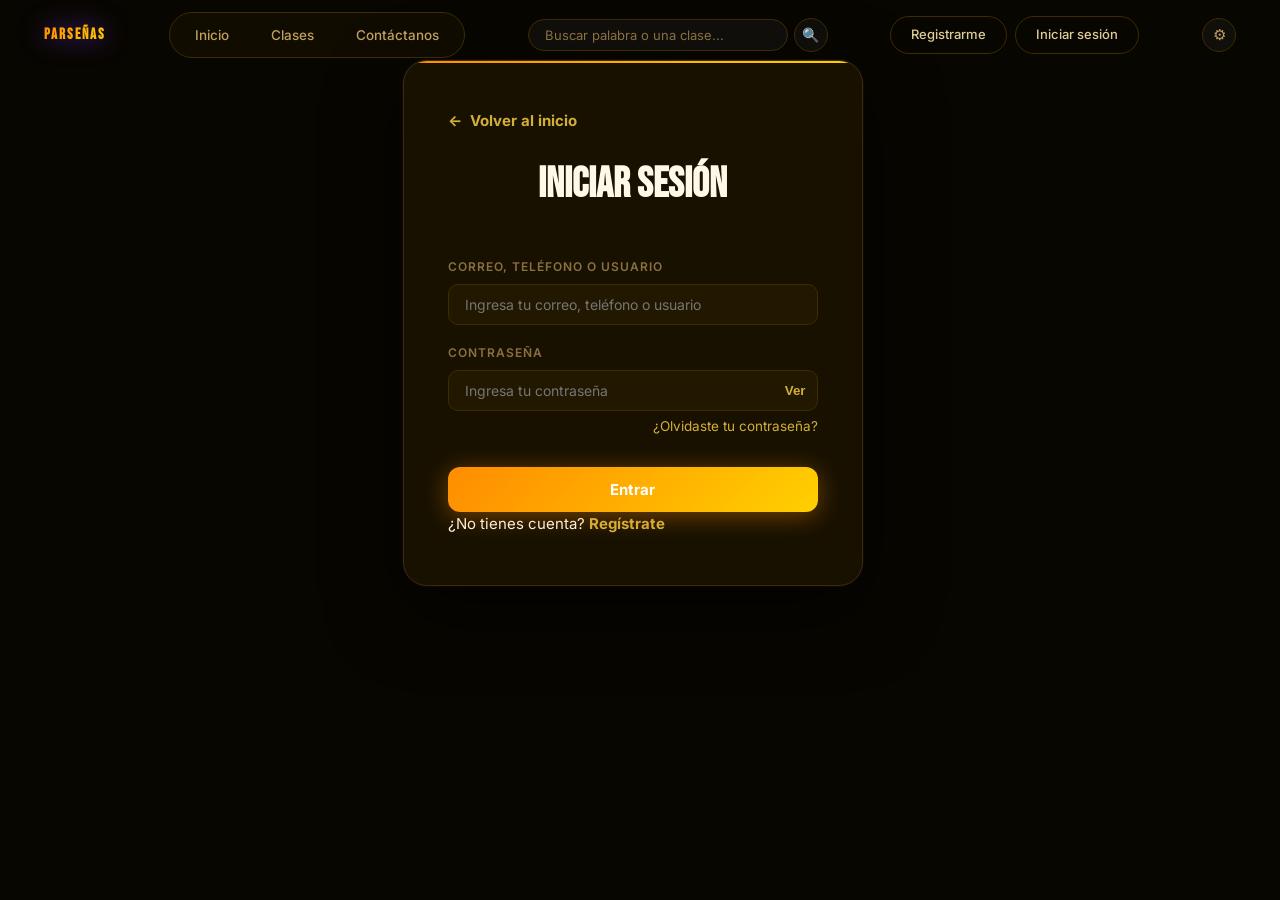
<file: clase-7.html>
<!DOCTYPE html>
<html lang="es">
<head>
 <meta charset="UTF-8">
 <meta name="viewport" content="width=device-width, initial-scale=1.0">
 <title>Clase 7 - PARSEÑAS</title>
  <link rel="preconnect" href="https://fonts.googleapis.com">
  <link rel="preconnect" href="https://fonts.gstatic.com" crossorigin>
  <link href="https://fonts.googleapis.com/css2?family=Bebas+Neue&family=Inter:wght@300;400;500;600;700&display=swap" rel="stylesheet">
 <link rel="stylesheet" href="base.css?v=alfa-mascota-position-4">
 <link rel="stylesheet" href="clase-steps.css">
 <script defer src="inicio.js?v=alfa-pet-upload-1"></script>
 <script defer src="clase-steps.js?v=alfa-mascota-position-2"></script>
</head>
<body class="theme-dark">

<header class="top-bar" aria-label="Navegación principal"><a href="index.html" class="brand-label">PARSEÑAS</a><nav class="menu-rectangulo" aria-label="Secciones"><a href="index.html#top">Inicio</a><a href="index.html#clases">Clases</a><a href="index.html#contacto">Contáctanos</a></nav><form class="search-form" action="index.html#clases" method="get" role="search"><input class="search-input" name="q" type="search" placeholder="Buscar palabra o una clase..." aria-label="Buscar"><button class="search-btn" type="submit" aria-label="Buscar">&#128269;</button></form><div class="auth-actions" id="auth-actions"><a href="register.html" class="auth-btn" id="btn-registrarme">Registrarme</a><a href="login.html" class="auth-btn" id="btn-login">Iniciar sesión</a><span class="user-greeting" id="user-greeting" hidden></span></div><div class="profile-menu-wrapper" hidden><button type="button" id="profile-btn" aria-label="Abrir preferencias" aria-expanded="false">⚙</button><div class="profile-menu" id="profile-menu" hidden><p class="profile-menu-title">Preferencias</p><label class="profile-option" for="theme-toggle"><span>Tema claro</span><input type="checkbox" id="theme-toggle"></label><label class="profile-option" for="font-size-select"><span>Tamaño de texto</span><select id="font-size-select"><option value="normal">Normal</option><option value="large">Grande</option><option value="xl">Muy grande</option></select></label><div class="profile-menu-actions"><button type="button" class="profile-action-btn" id="toggle-mascota-btn">Ocultar mascota</button><a href="perfil.html" class="profile-action-btn" id="link-perfil">Editar perfil</a><a href="cerrar_sesion.php" class="profile-action-btn" id="link-logout">Cerrar sesión</a></div></div></div></header>

<main>
<div class="lesson-shell" data-lesson="7" data-total="9" data-current="1" data-authenticated="0" data-evaluation-failed="0">

 <header class="lesson-heading">
    <span class="section-label">Clase 7</span>
    <h1>Las Emociones</h1>
    <p>Aprende a expresar cómo te sientes, a reconocer emociones en los demás y a responder con empatía en LSC.</p>
 </header>

 <div class="lesson-progress-wrap">
    <div class="lesson-progress" role="progressbar" aria-label="Progreso de la clase" aria-valuemin="0" aria-valuemax="100" aria-valuenow="11">
      <div class="lesson-progress-bar" id="lesson-progress-bar" style="width: 11%"></div>
    </div>
    <p class="lesson-progress-label">
      Paso <span id="lesson-step-value">1</span> de 9 —
      <span id="lesson-progress-value">11</span>% completado
    </p>
 </div>

 <ol class="lesson-steps-nav" id="lesson-steps-nav" aria-label="Pasos de la clase">
        <li><button type="button" class="lesson-step-dot is-active" data-goto="1" aria-label="Ir al paso 1: Objetivo de la clase"><span class="lesson-step-dot-number">1</span><span class="lesson-step-dot-title">Objetivo de la clase</span></button></li>
        <li><button type="button" class="lesson-step-dot" data-goto="2" disabled aria-label="Ir al paso 2: Introducción"><span class="lesson-step-dot-number">2</span><span class="lesson-step-dot-title">Introducción</span></button></li>
        <li><button type="button" class="lesson-step-dot" data-goto="3" disabled aria-label="Ir al paso 3: Emociones básicas"><span class="lesson-step-dot-number">3</span><span class="lesson-step-dot-title">Emociones básicas</span></button></li>
        <li><button type="button" class="lesson-step-dot" data-goto="4" disabled aria-label="Ir al paso 4: El rostro como gramática"><span class="lesson-step-dot-number">4</span><span class="lesson-step-dot-title">El rostro como gramática</span></button></li>
        <li><button type="button" class="lesson-step-dot" data-goto="5" disabled aria-label="Ir al paso 5: ¿Cómo te sientes?"><span class="lesson-step-dot-number">5</span><span class="lesson-step-dot-title">¿Cómo te sientes?</span></button></li>
        <li><button type="button" class="lesson-step-dot" data-goto="6" disabled aria-label="Ir al paso 6: Responder con empatía"><span class="lesson-step-dot-number">6</span><span class="lesson-step-dot-title">Responder con empatía</span></button></li>
        <li><button type="button" class="lesson-step-dot" data-goto="7" disabled aria-label="Ir al paso 7: Práctica guiada"><span class="lesson-step-dot-number">7</span><span class="lesson-step-dot-title">Práctica guiada</span></button></li>
        <li><button type="button" class="lesson-step-dot" data-goto="8" disabled aria-label="Ir al paso 8: Resumen de la lección"><span class="lesson-step-dot-number">8</span><span class="lesson-step-dot-title">Resumen de la lección</span></button></li>
        <li><button type="button" class="lesson-step-dot" data-goto="9" disabled aria-label="Ir al paso 9: Evaluación de la Clase 7"><span class="lesson-step-dot-number">9</span><span class="lesson-step-dot-title">Evaluación de la Clase 7</span></button></li>
 </ol>

 <section class="lesson-step" aria-live="polite">
      <article class="lesson-step-card" data-step="1">
        <span class="lesson-step-badge lesson-step-badge-intro">📖 Introducción</span>
        <span class="lesson-step-number">Paso 1 de 9</span>
        <h2>Objetivo de la clase</h2>
<p class="lesson-step-text">Al finalizar esta lección, el estudiante podrá expresar sus emociones en LSC, identificará emociones en los demás y responderá con empatía en una conversación.</p>

      </article>
      <article class="lesson-step-card" data-step="2" hidden>
        <span class="lesson-step-badge lesson-step-badge-media">🎬 Seña / Demostración</span>
        <span class="lesson-step-number">Paso 2 de 9</span>
        <h2>Introducción</h2>
<p class="lesson-step-text">Las emociones son la parte más humana de la comunicación.</p>
<p class="lesson-step-text">Hasta aquí has aprendido vocabulario para hablar del mundo. Ahora aprenderás a hablar de lo que sientes.</p>
<p class="lesson-step-text">En LSC las emociones no se expresan con la mano únicamente: el rostro, la velocidad del movimiento y la postura corporal hacen la mayor parte del trabajo.</p>
<p class="lesson-step-text">Esto significa que aprender emociones es también aprender a usar el rostro con intención.</p>

      </article>
      <article class="lesson-step-card" data-step="3" hidden>
        <span class="lesson-step-badge lesson-step-badge-practice">✍️ Práctica</span>
        <span class="lesson-step-number">Paso 3 de 9</span>
        <h2>Emociones básicas</h2>
<p class="lesson-step-text">Feliz o contento: se expresa con una sonrisa franca y un movimiento ascendente en el pecho.</p>
<p class="lesson-step-text">Triste: los hombros bajan, la expresión decae y el movimiento es lento.</p>
<p class="lesson-step-text">Enojado: aumenta la tensión, el ceño se frunce y el movimiento es más firme.</p>
<p class="lesson-step-text">Asustado: los ojos se abren, el cuerpo se retrae y las manos se acercan al pecho.</p>
<ul class="lesson-content-list">
 <li>Feliz — sonrisa y movimiento ascendente.</li>
 <li>Triste — hombros y expresión hacia abajo.</li>
 <li>Enojado — tensión y ceño fruncido.</li>
 <li>Asustado — ojos abiertos y cuerpo retraído.</li>
 <li>Cansado — movimiento lento y descenso corporal.</li>
</ul>

      </article>
      <article class="lesson-step-card" data-step="4" hidden>
        <span class="lesson-step-badge lesson-step-badge-intro">📖 Introducción</span>
        <span class="lesson-step-number">Paso 4 de 9</span>
        <h2>El rostro como gramática</h2>
<p class="lesson-step-text">En LSC el rostro no decora el mensaje: lo completa.</p>
<p class="lesson-step-text">Con el rostro se indica si una pregunta es de sí o no, si algo es exagerado, si hay sorpresa o si hay duda.</p>
<p class="lesson-step-text">Una misma seña con rostro neutro y con rostro marcado puede significar cosas distintas: esta es una de las razones por las que la LSC es una lengua visual completa.</p>
<ul class="lesson-content-list">
 <li>Las cejas marcan las preguntas.</li>
 <li>La boca indica intensidad.</li>
 <li>Los ojos marcan sorpresa o duda.</li>
 <li>La postura marca la actitud.</li>
</ul>

      </article>
      <article class="lesson-step-card" data-step="5" hidden>
        <span class="lesson-step-badge lesson-step-badge-media">🎬 Seña / Demostración</span>
        <span class="lesson-step-number">Paso 5 de 9</span>
        <h2>¿Cómo te sientes?</h2>
<p class="lesson-step-text">Practica esta conversación completa:</p>
<p class="lesson-step-text">— ¿Cómo estás hoy?\n— Estoy feliz, gracias. ¿Y tú?\n— Estoy un poco cansado.\n— ¿Por qué? ¿Todo bien?\n— Sí, trabajé mucho. Estoy tranquilo.</p>
<p class="lesson-step-text">Presta atención a la pregunta “¿Y tú?”: en LSC se devuelve la pregunta con el rostro y un señalamiento breve.</p>
<ul class="lesson-content-list">
 <li>Pregunta y responde sobre emociones.</li>
 <li>Devuelve la pregunta.</li>
 <li>Acompaña con el rostro correcto.</li>
</ul>

      </article>
      <article class="lesson-step-card" data-step="6" hidden>
        <span class="lesson-step-badge lesson-step-badge-practice">✍️ Práctica</span>
        <span class="lesson-step-number">Paso 6 de 9</span>
        <h2>Responder con empatía</h2>
<p class="lesson-step-text">Responder con empatía significa reconocer la emoción del otro y responder de forma adecuada.</p>
<p class="lesson-step-text">Si la persona está triste, se responde con expresión de acompañamiento y movimiento lento, no con una sonrisa.</p>
<p class="lesson-step-text">Si está feliz, se responde con una expresión alegre y un movimiento más vivo.</p>
<p class="lesson-step-text">Frases útiles: “te entiendo”, “¿estás bien?”, “tranquilo”, “me alegra”.</p>
<ul class="lesson-content-list">
 <li>“Te entiendo”</li>
 <li>“¿Estás bien?”</li>
 <li>“Tranquilo”</li>
 <li>“Me alegra”</li>
</ul>

      </article>
      <article class="lesson-step-card" data-step="7" hidden>
        <span class="lesson-step-badge lesson-step-badge-intro">📖 Introducción</span>
        <span class="lesson-step-number">Paso 7 de 9</span>
        <h2>Práctica guiada</h2>
<p class="lesson-step-text">Practica frente a un espejo las cinco emociones de la clase: feliz, triste, enojado, asustado y cansado.</p>
<p class="lesson-step-text">Observa tu rostro más que tus manos: ¿se entiende la emoción sin ver la seña?</p>
<p class="lesson-step-text">Luego pide a alguien que adivine la emoción que estás expresando.</p>

      </article>
      <article class="lesson-step-card" data-step="8" hidden>
        <span class="lesson-step-badge lesson-step-badge-media">🎬 Seña / Demostración</span>
        <span class="lesson-step-number">Paso 8 de 9</span>
        <h2>Resumen de la lección</h2>
<p class="lesson-step-text">En esta clase aprendiste:</p>
<p class="lesson-step-text">Expresar emociones es la parte más importante de una conversación real y de la conexión con la comunidad sorda.</p>
<ul class="lesson-content-list">
 <li>Las señas de las emociones básicas.</li>
 <li>El papel del rostro en la gramática.</li>
 <li>Cómo preguntar y responder por el estado de ánimo.</li>
 <li>Cómo responder con empatía.</li>
</ul>

      </article>
      <article class="lesson-step-card" data-step="9" hidden>
        <span class="lesson-step-badge lesson-step-badge-practice">✍️ Práctica</span>
        <span class="lesson-step-number">Paso 9 de 9</span>
        <h2>Evaluación de la Clase 7</h2>
<p class="lesson-step-text">Responde las 8 preguntas. Necesitas acertar al menos 6 para aprobar y desbloquear la siguiente clase.</p>
<form id="lesson-quiz" class="lesson-quiz" data-lesson="7">
 <p class="lesson-step-text lesson-quiz-hint">Responde todas las preguntas. Necesitas al menos el 75% para aprobar y desbloquear la siguiente clase.</p>
 <fieldset class="lesson-question" data-question="0" data-answer="0">
    <legend>1. ¿Qué parte del cuerpo completa el mensaje emocional en LSC?</legend>
    <label class="lesson-option" data-option="0">
      <input type="radio" name="answer-0" value="0" required>
      <span>A. El rostro.</span>
    </label>
    <label class="lesson-option" data-option="1">
      <input type="radio" name="answer-0" value="1" required>
      <span>B. Los pies.</span>
    </label>
    <label class="lesson-option" data-option="2">
      <input type="radio" name="answer-0" value="2" required>
      <span>C. La espalda.</span>
    </label>
    <label class="lesson-option" data-option="3">
      <input type="radio" name="answer-0" value="3" required>
      <span>D. Ninguna.</span>
    </label>
    <p class="lesson-question-result" aria-live="polite"></p>
 </fieldset>
 <fieldset class="lesson-question" data-question="1" data-answer="0">
    <legend>2. ¿Cómo se expresa la emoción de tristeza?</legend>
    <label class="lesson-option" data-option="0">
      <input type="radio" name="answer-1" value="0" required>
      <span>A. Con hombros bajos, expresión decaída y movimiento lento.</span>
    </label>
    <label class="lesson-option" data-option="1">
      <input type="radio" name="answer-1" value="1" required>
      <span>B. Con sonrisa y movimiento rápido.</span>
    </label>
    <label class="lesson-option" data-option="2">
      <input type="radio" name="answer-1" value="2" required>
      <span>C. Con ceño fruncido y puños.</span>
    </label>
    <label class="lesson-option" data-option="3">
      <input type="radio" name="answer-1" value="3" required>
      <span>D. Con saltos.</span>
    </label>
    <p class="lesson-question-result" aria-live="polite"></p>
 </fieldset>
 <fieldset class="lesson-question" data-question="2" data-answer="0">
    <legend>3. Las cejas en LSC sirven para:</legend>
    <label class="lesson-option" data-option="0">
      <input type="radio" name="answer-2" value="0" required>
      <span>A. Marcar preguntas.</span>
    </label>
    <label class="lesson-option" data-option="1">
      <input type="radio" name="answer-2" value="1" required>
      <span>B. Indicar colores.</span>
    </label>
    <label class="lesson-option" data-option="2">
      <input type="radio" name="answer-2" value="2" required>
      <span>C. Contar números.</span>
    </label>
    <label class="lesson-option" data-option="3">
      <input type="radio" name="answer-2" value="3" required>
      <span>D. Nada.</span>
    </label>
    <p class="lesson-question-result" aria-live="polite"></p>
 </fieldset>
 <fieldset class="lesson-question" data-question="3" data-answer="0">
    <legend>4. ¿Qué significa responder con empatía?</legend>
    <label class="lesson-option" data-option="0">
      <input type="radio" name="answer-3" value="0" required>
      <span>A. Reconocer la emoción del otro y responder de forma adecuada.</span>
    </label>
    <label class="lesson-option" data-option="1">
      <input type="radio" name="answer-3" value="1" required>
      <span>B. Ignorar al otro.</span>
    </label>
    <label class="lesson-option" data-option="2">
      <input type="radio" name="answer-3" value="2" required>
      <span>C. Cambiar de tema.</span>
    </label>
    <label class="lesson-option" data-option="3">
      <input type="radio" name="answer-3" value="3" required>
      <span>D. Reír siempre.</span>
    </label>
    <p class="lesson-question-result" aria-live="polite"></p>
 </fieldset>
 <fieldset class="lesson-question" data-question="4" data-answer="0">
    <legend>5. Una misma seña con distinto rostro:</legend>
    <label class="lesson-option" data-option="0">
      <input type="radio" name="answer-4" value="0" required>
      <span>A. Puede significar cosas distintas.</span>
    </label>
    <label class="lesson-option" data-option="1">
      <input type="radio" name="answer-4" value="1" required>
      <span>B. Siempre significa lo mismo.</span>
    </label>
    <label class="lesson-option" data-option="2">
      <input type="radio" name="answer-4" value="2" required>
      <span>C. No se puede hacer.</span>
    </label>
    <label class="lesson-option" data-option="3">
      <input type="radio" name="answer-4" value="3" required>
      <span>D. Es un error.</span>
    </label>
    <p class="lesson-question-result" aria-live="polite"></p>
 </fieldset>
 <fieldset class="lesson-question" data-question="5" data-answer="0">
    <legend>6. Si la persona está triste, se responde:</legend>
    <label class="lesson-option" data-option="0">
      <input type="radio" name="answer-5" value="0" required>
      <span>A. Con expresión de acompañamiento y movimiento lento.</span>
    </label>
    <label class="lesson-option" data-option="1">
      <input type="radio" name="answer-5" value="1" required>
      <span>B. Con risas.</span>
    </label>
    <label class="lesson-option" data-option="2">
      <input type="radio" name="answer-5" value="2" required>
      <span>C. Con movimientos rápidos.</span>
    </label>
    <label class="lesson-option" data-option="3">
      <input type="radio" name="answer-5" value="3" required>
      <span>D. Sin mirarla.</span>
    </label>
    <p class="lesson-question-result" aria-live="polite"></p>
 </fieldset>
 <fieldset class="lesson-question" data-question="6" data-answer="0">
    <legend>7. ¿Qué frase es útil para apoyar a alguien?</legend>
    <label class="lesson-option" data-option="0">
      <input type="radio" name="answer-6" value="0" required>
      <span>A. “Te entiendo”.</span>
    </label>
    <label class="lesson-option" data-option="1">
      <input type="radio" name="answer-6" value="1" required>
      <span>B. “No me importa”.</span>
    </label>
    <label class="lesson-option" data-option="2">
      <input type="radio" name="answer-6" value="2" required>
      <span>C. “Habla más fuerte”.</span>
    </label>
    <label class="lesson-option" data-option="3">
      <input type="radio" name="answer-6" value="3" required>
      <span>D. “¿Dónde está el baño?”</span>
    </label>
    <p class="lesson-question-result" aria-live="polite"></p>
 </fieldset>
 <fieldset class="lesson-question" data-question="7" data-answer="0">
    <legend>8. ¿Por qué el rostro es fundamental?</legend>
    <label class="lesson-option" data-option="0">
      <input type="radio" name="answer-7" value="0" required>
      <span>A. Porque hace parte de la gramática de la LSC.</span>
    </label>
    <label class="lesson-option" data-option="1">
      <input type="radio" name="answer-7" value="1" required>
      <span>B. Porque reemplaza a las manos.</span>
    </label>
    <label class="lesson-option" data-option="2">
      <input type="radio" name="answer-7" value="2" required>
      <span>C. Porque es más fácil.</span>
    </label>
    <label class="lesson-option" data-option="3">
      <input type="radio" name="answer-7" value="3" required>
      <span>D. No es fundamental.</span>
    </label>
    <p class="lesson-question-result" aria-live="polite"></p>
 </fieldset>
 <button type="submit" class="btn-hero btn-hero-solid" id="lesson-quiz-submit">Calificar evaluación</button>
 <p id="lesson-quiz-result" class="lesson-quiz-result" role="status" aria-live="polite"></p>
 <button type="button" id="lesson-restart" class="btn-hero btn-hero-outline is-hidden">Reiniciar lección</button>
</form>

      </article>
 </section>

 <div class="lesson-controls">
    <a class="btn-hero btn-hero-outline" href="clase-6.html" aria-label="Ir a la clase anterior">‹ Clase anterior</a>

    <div class="lesson-controls-main" style="display:flex; flex-wrap:wrap; align-items:center; gap:12px;">
      <button class="btn-hero btn-hero-outline" id="lesson-previous" type="button" data-previous-url="clase-6.html">Anterior</button>
      <button class="btn-hero btn-hero-solid" id="lesson-next" type="button">Siguiente <span class="btn-arrow">›</span></button>
      <a class="btn-hero btn-hero-solid" id="lesson-next-class" href="clase-8.html?desde=7" aria-label="Ir a la siguiente clase">Siguiente clase <span class="btn-arrow">›</span></a>
    </div>
 </div>
</div>
</main>

</body>
</html>
</file>
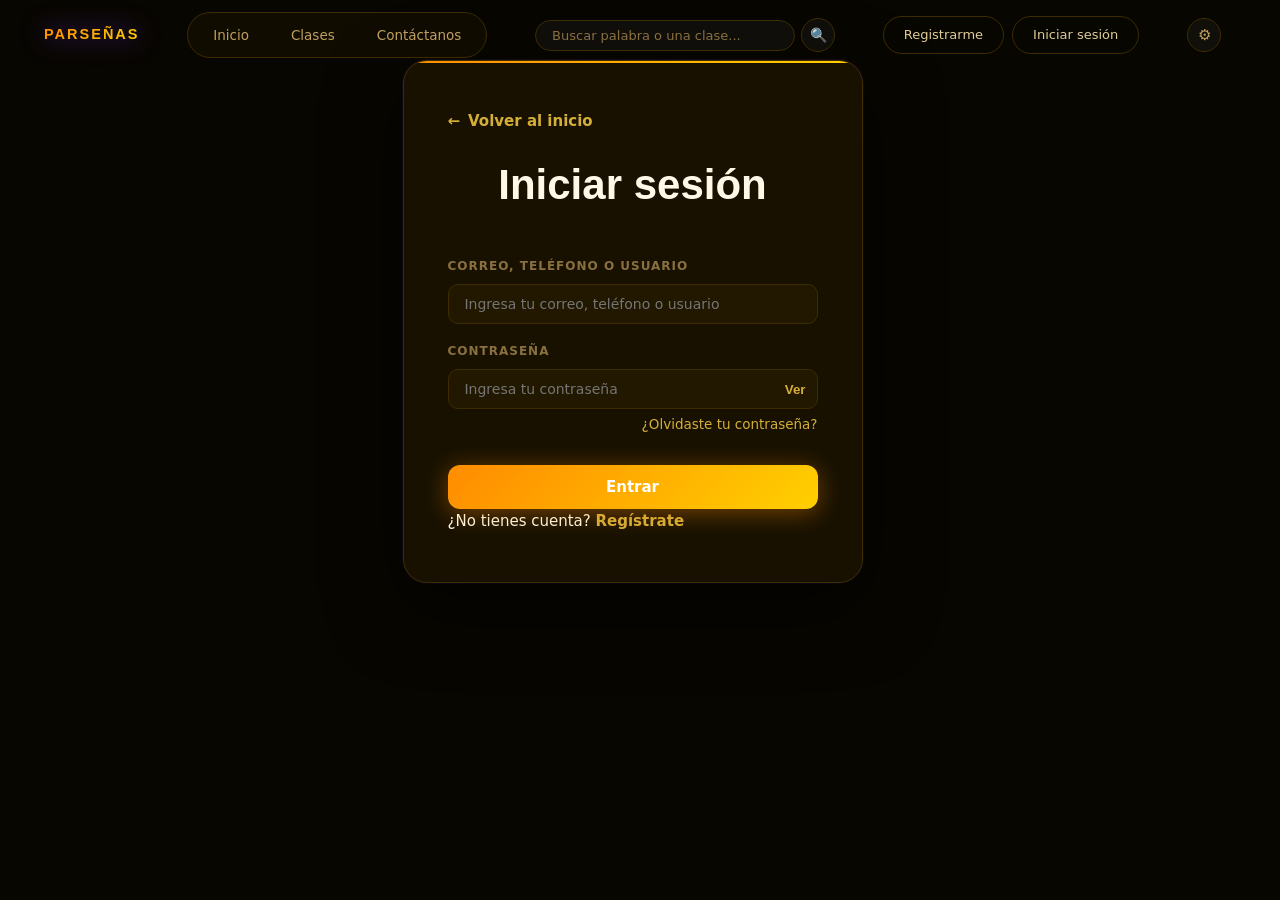
<file: clase-8.html>
<!DOCTYPE html>
<html lang="es">
<head>
 <meta charset="UTF-8">
 <meta name="viewport" content="width=device-width, initial-scale=1.0">
 <title>Clase 8 - PARSEÑAS</title>
  <link rel="preconnect" href="https://fonts.googleapis.com">
  <link rel="preconnect" href="https://fonts.gstatic.com" crossorigin>
  <link href="https://fonts.googleapis.com/css2?family=Bebas+Neue&family=Inter:wght@300;400;500;600;700&display=swap" rel="stylesheet">
 <link rel="stylesheet" href="base.css?v=alfa-mascota-position-4">
 <link rel="stylesheet" href="clase-steps.css">
 <script defer src="inicio.js?v=alfa-pet-upload-1"></script>
 <script defer src="clase-steps.js?v=alfa-mascota-position-2"></script>
</head>
<body class="theme-dark">

<header class="top-bar" aria-label="Navegación principal"><a href="index.html" class="brand-label">PARSEÑAS</a><nav class="menu-rectangulo" aria-label="Secciones"><a href="index.html#top">Inicio</a><a href="index.html#clases">Clases</a><a href="index.html#contacto">Contáctanos</a></nav><form class="search-form" action="index.html#clases" method="get" role="search"><input class="search-input" name="q" type="search" placeholder="Buscar palabra o una clase..." aria-label="Buscar"><button class="search-btn" type="submit" aria-label="Buscar">&#128269;</button></form><div class="auth-actions" id="auth-actions"><a href="register.html" class="auth-btn" id="btn-registrarme">Registrarme</a><a href="login.html" class="auth-btn" id="btn-login">Iniciar sesión</a><span class="user-greeting" id="user-greeting" hidden></span></div><div class="profile-menu-wrapper" hidden><button type="button" id="profile-btn" aria-label="Abrir preferencias" aria-expanded="false">⚙</button><div class="profile-menu" id="profile-menu" hidden><p class="profile-menu-title">Preferencias</p><label class="profile-option" for="theme-toggle"><span>Tema claro</span><input type="checkbox" id="theme-toggle"></label><label class="profile-option" for="font-size-select"><span>Tamaño de texto</span><select id="font-size-select"><option value="normal">Normal</option><option value="large">Grande</option><option value="xl">Muy grande</option></select></label><div class="profile-menu-actions"><button type="button" class="profile-action-btn" id="toggle-mascota-btn">Ocultar mascota</button><a href="perfil.html" class="profile-action-btn" id="link-perfil">Editar perfil</a><a href="cerrar_sesion.php" class="profile-action-btn" id="link-logout">Cerrar sesión</a></div></div></div></header>

<main>
<div class="lesson-shell" data-lesson="8" data-total="9" data-current="1" data-authenticated="0" data-evaluation-failed="0">

 <header class="lesson-heading">
    <span class="section-label">Clase 8</span>
    <h1>Conversación Cotidiana</h1>
    <p>Integra todo lo aprendido en una conversación breve y natural: iniciar, mantener, pedir aclaración y cerrar un diálogo en LSC.</p>
 </header>

 <div class="lesson-progress-wrap">
    <div class="lesson-progress" role="progressbar" aria-label="Progreso de la clase" aria-valuemin="0" aria-valuemax="100" aria-valuenow="11">
      <div class="lesson-progress-bar" id="lesson-progress-bar" style="width: 11%"></div>
    </div>
    <p class="lesson-progress-label">
      Paso <span id="lesson-step-value">1</span> de 9 —
      <span id="lesson-progress-value">11</span>% completado
    </p>
 </div>

 <ol class="lesson-steps-nav" id="lesson-steps-nav" aria-label="Pasos de la clase">
        <li><button type="button" class="lesson-step-dot is-active" data-goto="1" aria-label="Ir al paso 1: Objetivo de la clase"><span class="lesson-step-dot-number">1</span><span class="lesson-step-dot-title">Objetivo de la clase</span></button></li>
        <li><button type="button" class="lesson-step-dot" data-goto="2" disabled aria-label="Ir al paso 2: Introducción"><span class="lesson-step-dot-number">2</span><span class="lesson-step-dot-title">Introducción</span></button></li>
        <li><button type="button" class="lesson-step-dot" data-goto="3" disabled aria-label="Ir al paso 3: Iniciar una conversación"><span class="lesson-step-dot-number">3</span><span class="lesson-step-dot-title">Iniciar una conversación</span></button></li>
        <li><button type="button" class="lesson-step-dot" data-goto="4" disabled aria-label="Ir al paso 4: Mantener el diálogo"><span class="lesson-step-dot-number">4</span><span class="lesson-step-dot-title">Mantener el diálogo</span></button></li>
        <li><button type="button" class="lesson-step-dot" data-goto="5" disabled aria-label="Ir al paso 5: Pedir aclaración"><span class="lesson-step-dot-number">5</span><span class="lesson-step-dot-title">Pedir aclaración</span></button></li>
        <li><button type="button" class="lesson-step-dot" data-goto="6" disabled aria-label="Ir al paso 6: Cerrar la conversación"><span class="lesson-step-dot-number">6</span><span class="lesson-step-dot-title">Cerrar la conversación</span></button></li>
        <li><button type="button" class="lesson-step-dot" data-goto="7" disabled aria-label="Ir al paso 7: Práctica guiada"><span class="lesson-step-dot-number">7</span><span class="lesson-step-dot-title">Práctica guiada</span></button></li>
        <li><button type="button" class="lesson-step-dot" data-goto="8" disabled aria-label="Ir al paso 8: Resumen del curso"><span class="lesson-step-dot-number">8</span><span class="lesson-step-dot-title">Resumen del curso</span></button></li>
        <li><button type="button" class="lesson-step-dot" data-goto="9" disabled aria-label="Ir al paso 9: Evaluación de la Clase 8"><span class="lesson-step-dot-number">9</span><span class="lesson-step-dot-title">Evaluación de la Clase 8</span></button></li>
 </ol>

 <section class="lesson-step" aria-live="polite">
      <article class="lesson-step-card" data-step="1">
        <span class="lesson-step-badge lesson-step-badge-intro">📖 Introducción</span>
        <span class="lesson-step-number">Paso 1 de 9</span>
        <h2>Objetivo de la clase</h2>
<p class="lesson-step-text">Al finalizar esta lección, el estudiante integrará los saludos, la familia, los números, los lugares, los colores, los alimentos y las emociones en una conversación breve, natural y respetuosa en LSC.</p>

      </article>
      <article class="lesson-step-card" data-step="2" hidden>
        <span class="lesson-step-badge lesson-step-badge-media">🎬 Seña / Demostración</span>
        <span class="lesson-step-number">Paso 2 de 9</span>
        <h2>Introducción</h2>
<p class="lesson-step-text">Esta es la clase final: pondrás todo en práctica.</p>
<p class="lesson-step-text">A lo largo del curso aprendiste el alfabeto, los saludos, la familia, los números, los lugares, los colores y los alimentos, y las emociones.</p>
<p class="lesson-step-text">Ahora corresponde unirlos en algo real: una conversación.</p>
<p class="lesson-step-text">Una conversación en LSC no se traduce del español palabra por palabra: tiene su propio orden, su ritmo y su apoyo constante en el rostro y el espacio.</p>

      </article>
      <article class="lesson-step-card" data-step="3" hidden>
        <span class="lesson-step-badge lesson-step-badge-practice">✍️ Práctica</span>
        <span class="lesson-step-number">Paso 3 de 9</span>
        <h2>Iniciar una conversación</h2>
<p class="lesson-step-text">Una conversación comienza con un saludo y con la confirmación de que ambos interlocutores pueden verse.</p>
<p class="lesson-step-text">Antes de empezar conviene asegurar un buen ángulo: si hay poca luz o distancia, se ajusta la posición.</p>
<p class="lesson-step-text">Luego se abre el tema con una pregunta simple: ¿Cómo estás?, ¿Qué haces?, ¿De dónde eres?</p>
<ul class="lesson-content-list">
 <li>Saludo inicial.</li>
 <li>Contacto visual.</li>
 <li>Pregunta de apertura.</li>
 <li>Esperar la respuesta completa.</li>
</ul>

      </article>
      <article class="lesson-step-card" data-step="4" hidden>
        <span class="lesson-step-badge lesson-step-badge-intro">📖 Introducción</span>
        <span class="lesson-step-number">Paso 4 de 9</span>
        <h2>Mantener el diálogo</h2>
<p class="lesson-step-text">Para mantener el diálogo se usan tres recursos:</p>
<p class="lesson-step-text">Tomar el turno: se levanta ligeramente la mano o se marca con el rostro.</p>
<p class="lesson-step-text">Devolver la pregunta: “¿Y tú?”.</p>
<p class="lesson-step-text">Comentar la respuesta: “¡Qué bien!”, “Entiendo”.</p>
<p class="lesson-step-text">El contacto visual constante es la señal de que sigues “escuchando”: si miras a otro lado, la conversación se interrumpe.</p>
<ul class="lesson-content-list">
 <li>Tomar el turno con la mano o el rostro.</li>
 <li>Devolver la pregunta.</li>
 <li>Comentar brevemente lo que dice el otro.</li>
</ul>

      </article>
      <article class="lesson-step-card" data-step="5" hidden>
        <span class="lesson-step-badge lesson-step-badge-media">🎬 Seña / Demostración</span>
        <span class="lesson-step-number">Paso 5 de 9</span>
        <h2>Pedir aclaración</h2>
<p class="lesson-step-text">No siempre entenderás todo, y está bien: pedir aclaración es parte natural de cualquier conversación.</p>
<p class="lesson-step-text">Señales útiles: repetir la seña (no entendí), escribir la palabra en el aire con el alfabeto manual, deletrear la palabra clave, o pedir “más despacio, por favor”.</p>
<p class="lesson-step-text">Pedir aclaración con respeto demuestra interés, no ignorancia.</p>
<ul class="lesson-content-list">
 <li>“No entendí” — repetir la seña.</li>
 <li>“Más despacio, por favor”.</li>
 <li>Deletrear la palabra clave.</li>
 <li>Confirmar con “¿así?”.</li>
</ul>

      </article>
      <article class="lesson-step-card" data-step="6" hidden>
        <span class="lesson-step-badge lesson-step-badge-practice">✍️ Práctica</span>
        <span class="lesson-step-number">Paso 6 de 9</span>
        <h2>Cerrar la conversación</h2>
<p class="lesson-step-text">Para cerrar la conversación se agradece y se despide.</p>
<p class="lesson-step-text">Frases útiles: “Gracias por conversar”, “Nos vemos”, “Hasta luego”, “Que tengas buen día”.</p>
<p class="lesson-step-text">Antes de irte, sostén el contacto visual un momento más: evita retirar la mirada bruscamente.</p>
<ul class="lesson-content-list">
 <li>Agradecer.</li>
 <li>Despedirse.</li>
 <li>Mantener el contacto visual al salir.</li>
</ul>

      </article>
      <article class="lesson-step-card" data-step="7" hidden>
        <span class="lesson-step-badge lesson-step-badge-intro">📖 Introducción</span>
        <span class="lesson-step-number">Paso 7 de 9</span>
        <h2>Práctica guiada</h2>
<p class="lesson-step-text">Practica esta conversación completa de principio a fin:</p>
<p class="lesson-step-text">— Hola. Buenos días.\n— Hola. Buenos días. ¿Cómo estás?\n— Muy bien, gracias. ¿Y tú?\n— Cansado, trabajé mucho.\n— Entiendo. ¿A qué hora almuerzas?\n— A la 1. Después voy al parque con mi familia.\n— ¡Qué bien! Nos vemos.\n— Gracias. Hasta luego.</p>
<p class="lesson-step-text">Grábate en video y observa si tus señas, tu rostro y tu postura son coherentes entre sí.</p>

      </article>
      <article class="lesson-step-card" data-step="8" hidden>
        <span class="lesson-step-badge lesson-step-badge-media">🎬 Seña / Demostración</span>
        <span class="lesson-step-number">Paso 8 de 9</span>
        <h2>Resumen del curso</h2>
<p class="lesson-step-text">En este curso aprendiste:</p>
<p class="lesson-step-text">¡Felicitaciones! Has completado el recorrido básico de Lengua de Señas Colombiana de PARSEÑAS. La constancia y el respeto por la comunidad sorda son la mejor forma de continuar aprendiendo.</p>
<ul class="lesson-content-list">
 <li>Qué es la LSC y por qué es una lengua completa.</li>
 <li>El alfabeto manual y el deletreo.</li>
 <li>Saludos y cortesía.</li>
 <li>La familia.</li>
 <li>Números, fechas y tiempo.</li>
 <li>Lugares cotidianos.</li>
 <li>Colores y alimentos.</li>
 <li>Emociones.</li>
 <li>Cómo mantener una conversación.</li>
</ul>

      </article>
      <article class="lesson-step-card" data-step="9" hidden>
        <span class="lesson-step-badge lesson-step-badge-practice">✍️ Práctica</span>
        <span class="lesson-step-number">Paso 9 de 9</span>
        <h2>Evaluación de la Clase 8</h2>
<p class="lesson-step-text">Responde las 8 preguntas. Necesitas acertar al menos 6 para aprobar y completar el curso.</p>
<form id="lesson-quiz" class="lesson-quiz" data-lesson="8">
 <p class="lesson-step-text lesson-quiz-hint">Responde todas las preguntas. Necesitas al menos el 75% para aprobar y desbloquear la siguiente clase.</p>
 <fieldset class="lesson-question" data-question="0" data-answer="0">
    <legend>1. ¿Cuál es el primer paso de una conversación en LSC?</legend>
    <label class="lesson-option" data-option="0">
      <input type="radio" name="answer-0" value="0" required>
      <span>A. El saludo y el contacto visual.</span>
    </label>
    <label class="lesson-option" data-option="1">
      <input type="radio" name="answer-0" value="1" required>
      <span>B. Deletrear el alfabeto.</span>
    </label>
    <label class="lesson-option" data-option="2">
      <input type="radio" name="answer-0" value="2" required>
      <span>C. Escribir en papel.</span>
    </label>
    <label class="lesson-option" data-option="3">
      <input type="radio" name="answer-0" value="3" required>
      <span>D. Hablar en voz alta.</span>
    </label>
    <p class="lesson-question-result" aria-live="polite"></p>
 </fieldset>
 <fieldset class="lesson-question" data-question="1" data-answer="0">
    <legend>2. ¿Cómo se devuelve la pregunta al interlocutor?</legend>
    <label class="lesson-option" data-option="0">
      <input type="radio" name="answer-1" value="0" required>
      <span>A. Con “¿Y tú?”.</span>
    </label>
    <label class="lesson-option" data-option="1">
      <input type="radio" name="answer-1" value="1" required>
      <span>B. Con un aplauso.</span>
    </label>
    <label class="lesson-option" data-option="2">
      <input type="radio" name="answer-1" value="2" required>
      <span>C. Con la mano en el pecho.</span>
    </label>
    <label class="lesson-option" data-option="3">
      <input type="radio" name="answer-1" value="3" required>
      <span>D. No se devuelve.</span>
    </label>
    <p class="lesson-question-result" aria-live="polite"></p>
 </fieldset>
 <fieldset class="lesson-question" data-question="2" data-answer="0">
    <legend>3. ¿Qué significa mirar hacia otro lado mientras el otro señala?</legend>
    <label class="lesson-option" data-option="0">
      <input type="radio" name="answer-2" value="0" required>
      <span>A. Que no se está prestando atención.</span>
    </label>
    <label class="lesson-option" data-option="1">
      <input type="radio" name="answer-2" value="1" required>
      <span>B. Que se está de acuerdo.</span>
    </label>
    <label class="lesson-option" data-option="2">
      <input type="radio" name="answer-2" value="2" required>
      <span>C. Que se quiere responder.</span>
    </label>
    <label class="lesson-option" data-option="3">
      <input type="radio" name="answer-2" value="3" required>
      <span>D. Es parte de la gramática.</span>
    </label>
    <p class="lesson-question-result" aria-live="polite"></p>
 </fieldset>
 <fieldset class="lesson-question" data-question="3" data-answer="0">
    <legend>4. ¿Qué se puede hacer si no se entiende algo?</legend>
    <label class="lesson-option" data-option="0">
      <input type="radio" name="answer-3" value="0" required>
      <span>A. Pedir aclaración con respeto.</span>
    </label>
    <label class="lesson-option" data-option="1">
      <input type="radio" name="answer-3" value="1" required>
      <span>B. Cambiar de tema.</span>
    </label>
    <label class="lesson-option" data-option="2">
      <input type="radio" name="answer-3" value="2" required>
      <span>C. Irse sin despedirse.</span>
    </label>
    <label class="lesson-option" data-option="3">
      <input type="radio" name="answer-3" value="3" required>
      <span>D. Nada.</span>
    </label>
    <p class="lesson-question-result" aria-live="polite"></p>
 </fieldset>
 <fieldset class="lesson-question" data-question="4" data-answer="0">
    <legend>5. ¿Cómo se cierra una conversación?</legend>
    <label class="lesson-option" data-option="0">
      <input type="radio" name="answer-4" value="0" required>
      <span>A. Agradeciendo y despidiéndose.</span>
    </label>
    <label class="lesson-option" data-option="1">
      <input type="radio" name="answer-4" value="1" required>
      <span>B. Sin mirar al otro.</span>
    </label>
    <label class="lesson-option" data-option="2">
      <input type="radio" name="answer-4" value="2" required>
      <span>C. Gritando.</span>
    </label>
    <label class="lesson-option" data-option="3">
      <input type="radio" name="answer-4" value="3" required>
      <span>D. Deletreando todo.</span>
    </label>
    <p class="lesson-question-result" aria-live="polite"></p>
 </fieldset>
 <fieldset class="lesson-question" data-question="5" data-answer="0">
    <legend>6. El orden de una conversación en LSC se basa en:</legend>
    <label class="lesson-option" data-option="0">
      <input type="radio" name="answer-5" value="0" required>
      <span>A. Su propia gramática visual y espacial.</span>
    </label>
    <label class="lesson-option" data-option="1">
      <input type="radio" name="answer-5" value="1" required>
      <span>B. La traducción literal del español.</span>
    </label>
    <label class="lesson-option" data-option="2">
      <input type="radio" name="answer-5" value="2" required>
      <span>C. El orden alfabético.</span>
    </label>
    <label class="lesson-option" data-option="3">
      <input type="radio" name="answer-5" value="3" required>
      <span>D. Los números.</span>
    </label>
    <p class="lesson-question-result" aria-live="polite"></p>
 </fieldset>
 <fieldset class="lesson-question" data-question="6" data-answer="0">
    <legend>7. ¿Qué se aprendió en este curso?</legend>
    <label class="lesson-option" data-option="0">
      <input type="radio" name="answer-6" value="0" required>
      <span>A. Vocabulario básico y conversación en LSC.</span>
    </label>
    <label class="lesson-option" data-option="1">
      <input type="radio" name="answer-6" value="1" required>
      <span>B. Solo el alfabeto.</span>
    </label>
    <label class="lesson-option" data-option="2">
      <input type="radio" name="answer-6" value="2" required>
      <span>C. Solo los números.</span>
    </label>
    <label class="lesson-option" data-option="3">
      <input type="radio" name="answer-6" value="3" required>
      <span>D. Solo los colores.</span>
    </label>
    <p class="lesson-question-result" aria-live="polite"></p>
 </fieldset>
 <fieldset class="lesson-question" data-question="7" data-answer="0">
    <legend>8. ¿Qué actitud es fundamental hacia la comunidad sorda?</legend>
    <label class="lesson-option" data-option="0">
      <input type="radio" name="answer-7" value="0" required>
      <span>A. El respeto y la inclusión.</span>
    </label>
    <label class="lesson-option" data-option="1">
      <input type="radio" name="answer-7" value="1" required>
      <span>B. La prisa.</span>
    </label>
    <label class="lesson-option" data-option="2">
      <input type="radio" name="answer-7" value="2" required>
      <span>C. La indiferencia.</span>
    </label>
    <label class="lesson-option" data-option="3">
      <input type="radio" name="answer-7" value="3" required>
      <span>D. El silencio total.</span>
    </label>
    <p class="lesson-question-result" aria-live="polite"></p>
 </fieldset>
 <button type="submit" class="btn-hero btn-hero-solid" id="lesson-quiz-submit">Calificar evaluación</button>
 <p id="lesson-quiz-result" class="lesson-quiz-result" role="status" aria-live="polite"></p>
 <button type="button" id="lesson-restart" class="btn-hero btn-hero-outline is-hidden">Reiniciar lección</button>
</form>

      </article>
 </section>

 <div class="lesson-controls">
    <a class="btn-hero btn-hero-outline" href="clase-7.html" aria-label="Ir a la clase anterior">‹ Clase anterior</a>

    <div class="lesson-controls-main" style="display:flex; flex-wrap:wrap; align-items:center; gap:12px;">
      <button class="btn-hero btn-hero-outline" id="lesson-previous" type="button" data-previous-url="clase-7.html">Anterior</button>
      <button class="btn-hero btn-hero-solid" id="lesson-next" type="button">Siguiente <span class="btn-arrow">›</span></button>
      
    </div>
 </div>
</div>
</main>

</body>
</html>
</file>
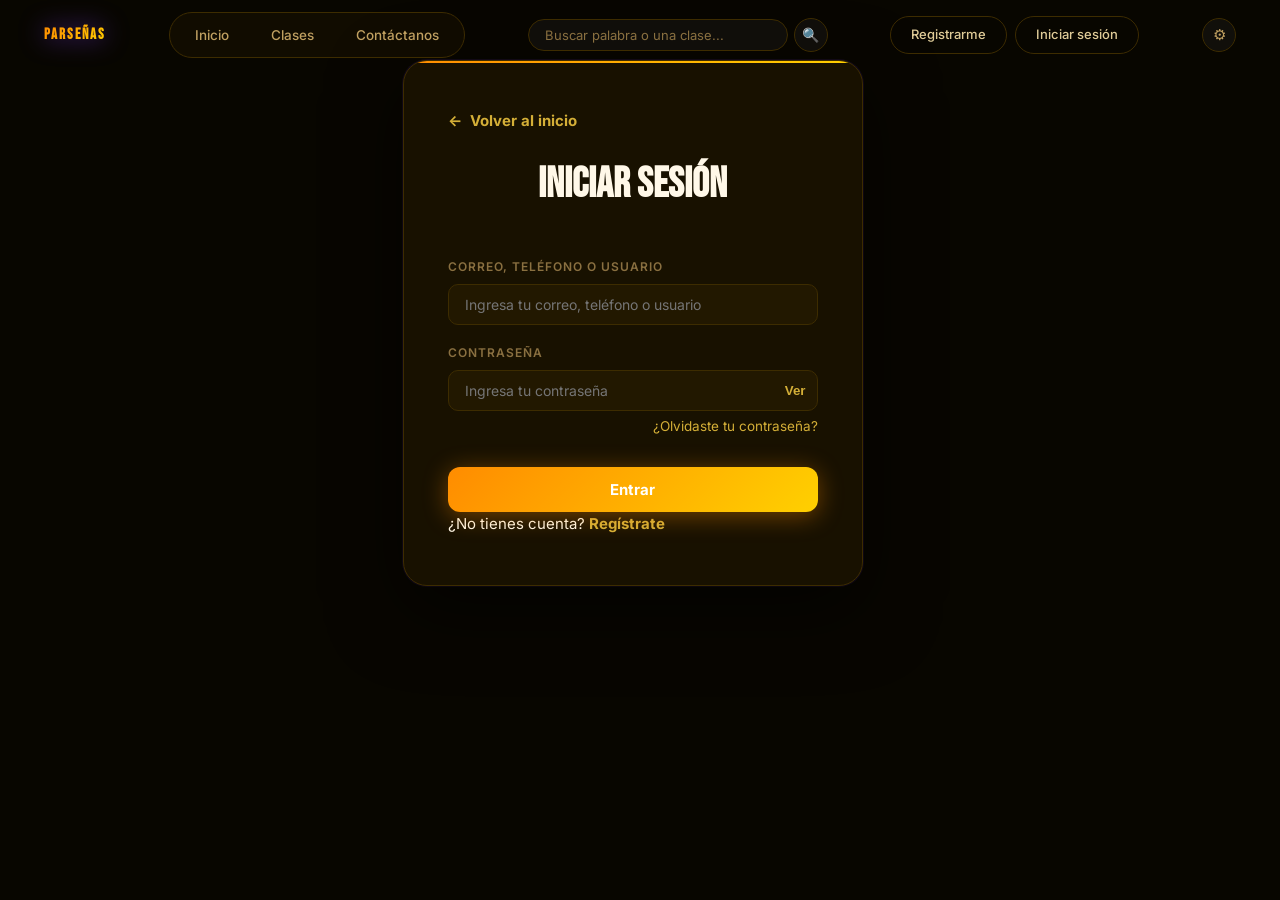
<file: login.html>
<!DOCTYPE html>
<html lang="es">
<head>
    <meta charset="UTF-8">
    <meta name="viewport" content="width=device-width, initial-scale=1.0">
    <title>Iniciar sesión - PARSEÑAS</title>
    <link rel="preconnect" href="https://fonts.googleapis.com">
    <link rel="preconnect" href="https://fonts.gstatic.com" crossorigin>
    <link href="https://fonts.googleapis.com/css2?family=Bebas+Neue&family=Inter:wght@300;400;500;600;700&display=swap" rel="stylesheet">
    <link rel="stylesheet" href="base.css?v=alfa-mascota-position-4">
    <script defer src="inicio.js?v=alfa-pet-upload-1"></script>
    <script defer src="auth.js?v=2"></script>
</head>
<body>

<header class="top-bar top-bar-auth">
    <a href="index.html" class="brand-label">PARSEÑAS</a>
    <div class="profile-menu-wrapper">
        <button type="button" id="profile-btn" aria-label="Abrir preferencias" aria-expanded="false">⚙</button>
        <div class="profile-menu" id="profile-menu" hidden>
            <p class="profile-menu-title">Preferencias</p>
            <label class="profile-option" for="theme-toggle">
                <span>Tema claro</span>
                <input type="checkbox" id="theme-toggle">
            </label>
            <label class="profile-option" for="font-size-select">
                <span>Tamaño de texto</span>
                <select id="font-size-select">
                    <option value="normal">Normal</option>
                    <option value="large">Grande</option>
                    <option value="xl">Muy grande</option>
                </select>
            </label>
        </div>
    </div>
</header>

<main>
<div class="form-container" style="position:relative;">
    <a href="index.html" style="display:inline-flex; align-items:center; gap:8px; color:#d4af37; text-decoration:none; font-weight:700; margin-bottom:16px;">
        <span aria-hidden="true">←</span>
        Volver al inicio
    </a>

    <h1 class="brand-title" style="font-size:42px; text-align:center; margin-bottom:20px;">
        Iniciar sesión
    </h1>
    <p class="profile-success" id="login-status" role="status" hidden>Tu contraseña se cambió correctamente. Ya puedes iniciar sesión.</p>

    <form id="login-form" method="POST" action="iniciar_sesion.php">
        <input type="hidden" name="redirect" id="login-redirect">
        <!-- Login: correo, teléfono o usuario -->
        <label>Correo, teléfono o usuario</label>
        <input type="text" name="login" id="login"
            class="input-gold"
            placeholder="Ingresa tu correo, teléfono o usuario"
            required>
        <p class="error-text" id="error-login" hidden></p>

        <!-- Contraseña -->
        <label>Contraseña</label>
        <div style="position:relative;">
            <input id="login-password" type="password" name="password"
                class="input-gold"
                placeholder="Ingresa tu contraseña"
                style="width:100%; padding-right:48px;"
                required>
            <button type="button" class="password-toggle-btn" data-target="login-password" aria-label="Mostrar contraseña" style="position:absolute; right:12px; top:50%; transform:translateY(-50%); background:none; border:none; color:#d4af37; cursor:pointer; font-weight:700;">Ver</button>
        </div>
        <p class="error-text" id="error-password" hidden></p>

        <div style="display:flex; justify-content:flex-end; margin-top:4px; margin-bottom:14px;">
            <a href="recuperar_password.html" style="color:#d4af37; text-decoration:none; font-size:0.9rem;">
                ¿Olvidaste tu contraseña?
            </a>
        </div>

        <p class="error-text" id="error-form" hidden></p>

        <button class="btn-gold w-full mt-4" type="submit">Entrar</button>
    </form>

    <p class="form-link">¿No tienes cuenta? <a href="register.html" style="color:#d4af37; font-weight:700;">Regístrate</a></p>
</div>
</main>

</body>
</html>
</file>
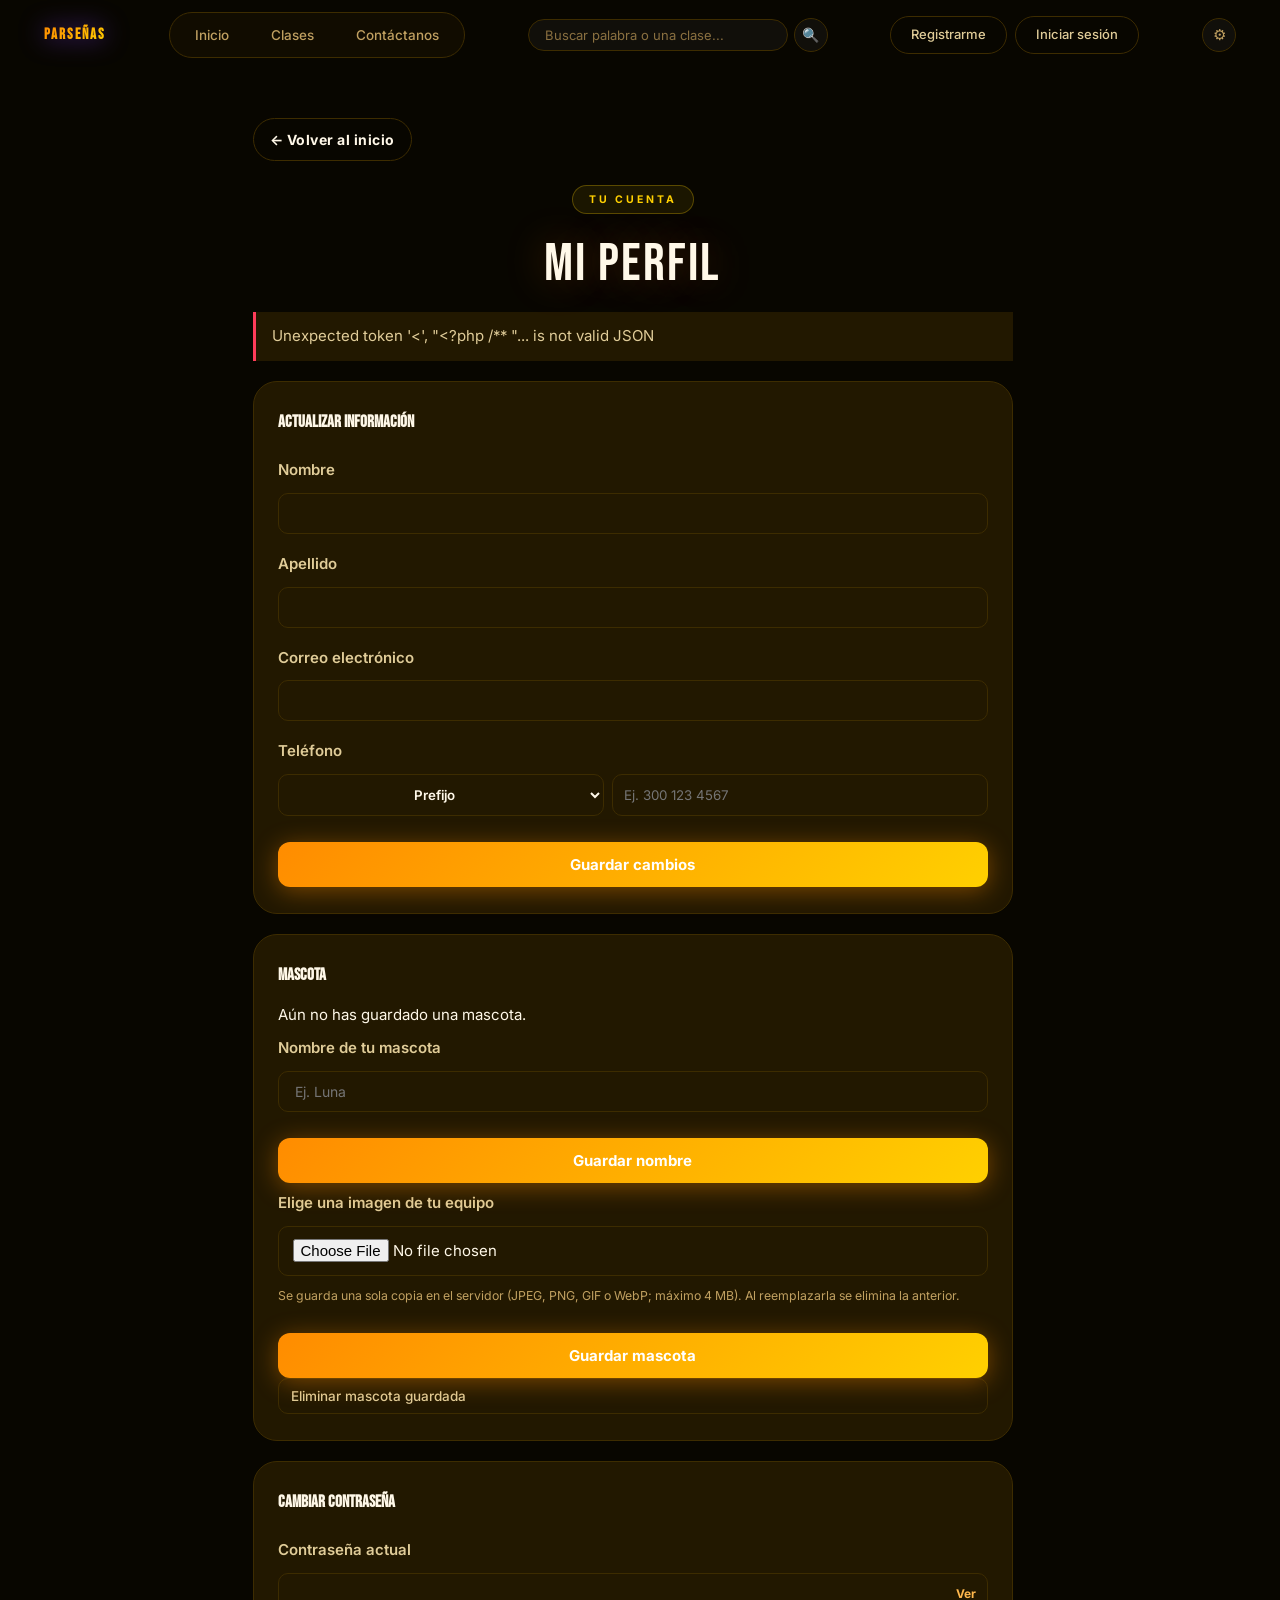
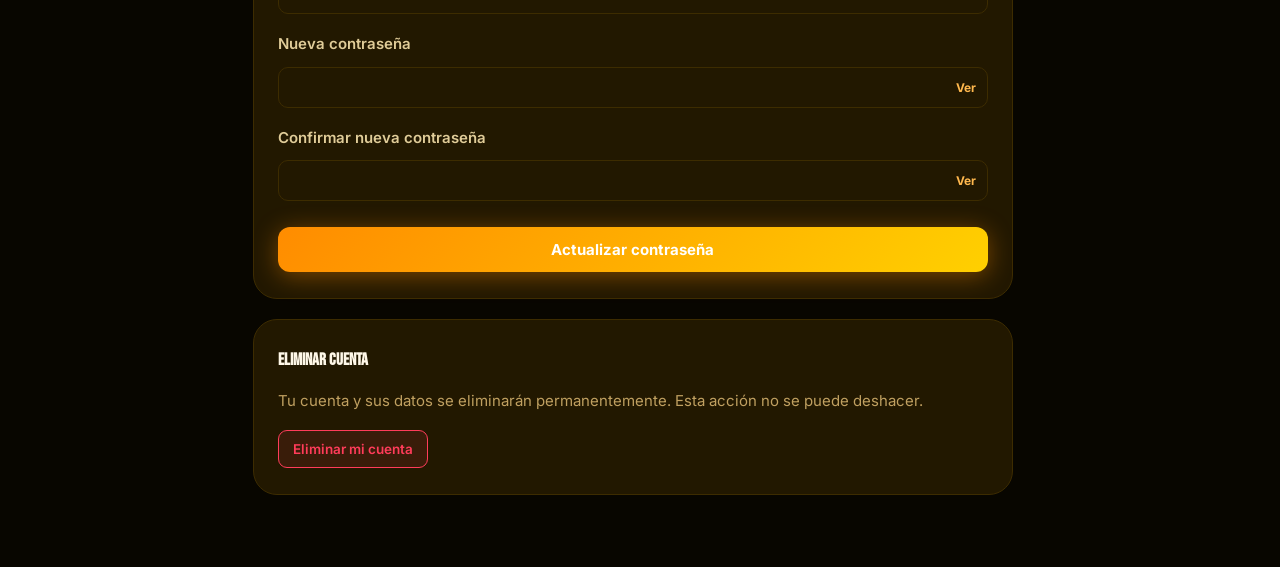
<file: perfil.html>
<!DOCTYPE html>
<html lang="es">
<head>
    <meta charset="UTF-8">
    <meta name="viewport" content="width=device-width, initial-scale=1.0">
    <title>Mi perfil - PARSEÑAS</title>
    <link rel="preconnect" href="https://fonts.googleapis.com">
    <link rel="preconnect" href="https://fonts.gstatic.com" crossorigin>
    <link href="https://fonts.googleapis.com/css2?family=Bebas+Neue&family=Inter:wght@300;400;500;600;700&display=swap" rel="stylesheet">
    <link rel="stylesheet" href="base.css?v=alfa-mascota-position-4">
    <script defer src="inicio.js?v=alfa-pet-upload-1"></script>
    <script defer src="perfil.js?v=alfa-pet-upload-1"></script>
    <script defer src="password-requirements.js?v=parseñas-rules-1"></script>
</head>
<body>
<header class="top-bar"></header>
<main class="profile-page">
    <a class="btn-hero btn-hero-outline profile-back" href="index.html">← Volver al inicio</a>
    <span class="section-label">Tu cuenta</span>
    <h1 class="section-title">Mi perfil</h1>
    <p class="profile-status" id="perfil-status" role="status" hidden></p>
    <p class="profile-error" id="perfil-error" role="alert" hidden></p>

    <section class="profile-panel">
        <h2>Actualizar información</h2>
        <form class="profile-edit-form" data-profile-action>
            <input type="hidden" name="action" value="profile_update">
            <input type="hidden" name="csrf_token" data-csrf-token>
            <label for="perfil-name-input">Nombre</label>
            <input id="perfil-name-input" name="name" class="input-gold" maxlength="255" required>
            <label for="perfil-apellido-input">Apellido</label>
            <input id="perfil-apellido-input" name="apellido" class="input-gold" maxlength="255">
            <label for="perfil-email-input">Correo electrónico</label>
            <input id="perfil-email-input" type="email" name="email" class="input-gold" maxlength="255" required>
            <label for="profile-telefono-prefijo">Teléfono</label>
            <div class="phone-wrapper">
                <select id="profile-telefono-prefijo" name="telefono_prefijo" class="phone-prefix" aria-label="Prefijo internacional">
                    <option value="">Prefijo</option>
                    <option value="+1">+1 — Canadá / Estados Unidos</option>
                    <option value="+34">+34 — España</option>
                    <option value="+51">+51 — Perú</option>
                    <option value="+52">+52 — México</option>
                    <option value="+54">+54 — Argentina</option>
                    <option value="+55">+55 — Brasil</option>
                    <option value="+56">+56 — Chile</option>
                    <option value="+57">+57 — Colombia</option>
                    <option value="+58">+58 — Venezuela</option>
                    <option value="+591">+591 — Bolivia</option>
                    <option value="+593">+593 — Ecuador</option>
                    <option value="+595">+595 — Paraguay</option>
                    <option value="+598">+598 — Uruguay</option>
                </select>
                <input id="profile-telefono" name="telefono" class="phone-number" type="tel" maxlength="30" placeholder="Ej. 300 123 4567">
            </div>
            <button class="btn-gold w-full mt-4" type="submit">Guardar cambios</button>
        </form>
    </section>

    <section class="profile-panel">
        <h2>Mascota</h2>
        <div id="perfil-mascota" class="profile-pet" hidden>
            <img id="perfil-mascota-img" alt="Tu mascota">
            <p>Tienes una mascota guardada.</p>
        </div>
        <p id="perfil-sin-mascota">Aún no has guardado una mascota.</p>
        <form class="profile-edit-form" data-profile-action>
            <input type="hidden" name="action" value="pet_name">
            <input type="hidden" name="csrf_token" data-csrf-token>
            <label for="profile-mascota-name">Nombre de tu mascota</label>
            <input id="profile-mascota-name" name="mascota_nombre" class="input-gold" maxlength="50" placeholder="Ej. Luna">
            <button class="btn-gold w-full mt-4" type="submit">Guardar nombre</button>
        </form>
        <form class="profile-edit-form profile-pet-upload" data-profile-action method="post" enctype="multipart/form-data">
            <input type="hidden" name="action" value="pet_upload">
            <input type="hidden" name="csrf_token" data-csrf-token>
            <label for="mascota-upload">Elige una imagen de tu equipo</label>
            <input id="mascota-upload" type="file" name="mascota" accept="image/jpeg,image/png,image/gif,image/webp" required class="input-gold">
            <small class="profile-pet-note">Se guarda una sola copia en el servidor (JPEG, PNG, GIF o WebP; máximo 4 MB). Al reemplazarla se elimina la anterior.</small>
            <button class="btn-gold w-full mt-4" type="submit">Guardar mascota</button>
        </form>
        <form class="profile-edit-form" data-profile-action>
            <input type="hidden" name="action" value="pet_remove">
            <input type="hidden" name="csrf_token" data-csrf-token>
            <button class="profile-action-btn w-full" type="submit">Eliminar mascota guardada</button>
        </form>
    </section>

    <section class="profile-panel">
        <h2>Cambiar contraseña</h2>
        <form class="profile-edit-form" data-profile-action>
            <input type="hidden" name="action" value="password_update">
            <input type="hidden" name="csrf_token" data-csrf-token>
            <label for="profile-current-password">Contraseña actual</label>
            <div class="profile-password-field">
                <input id="profile-current-password" type="password" name="current_password" class="input-gold" autocomplete="current-password" required>
                <button type="button" class="password-toggle-btn" data-target="profile-current-password" aria-label="Mostrar contraseña">Ver</button>
            </div>
            <label for="profile-new-password">Nueva contraseña</label>
            <div class="profile-password-field">
                <input id="profile-new-password" type="password" name="password" class="input-gold" autocomplete="new-password" minlength="8" required>
                <button type="button" class="password-toggle-btn" data-target="profile-new-password" aria-label="Mostrar contraseña">Ver</button>
            </div>
            <ul class="password-requirements" data-password-requirements data-input="profile-new-password" hidden>
                <li data-rule="length">Al menos 8 caracteres</li>
                <li data-rule="uppercase">Una letra mayúscula</li>
                <li data-rule="number">Un número</li>
                <li data-rule="special">Un carácter especial</li>
            </ul>
            <label for="profile-password-confirmation">Confirmar nueva contraseña</label>
            <div class="profile-password-field">
                <input id="profile-password-confirmation" type="password" name="password_confirmation" class="input-gold" autocomplete="new-password" minlength="8" required>
                <button type="button" class="password-toggle-btn" data-target="profile-password-confirmation" aria-label="Mostrar contraseña">Ver</button>
            </div>
            <button class="btn-gold w-full mt-4" type="submit">Actualizar contraseña</button>
        </form>
    </section>

    <section class="profile-panel danger-panel">
        <h2>Eliminar cuenta</h2>
        <p class="profile-delete-description">Tu cuenta y sus datos se eliminarán permanentemente. Esta acción no se puede deshacer.</p>
        <button class="profile-delete-trigger" type="button" id="profile-delete-trigger" aria-expanded="false" aria-controls="profile-delete-confirmation">Eliminar mi cuenta</button>
        <div class="profile-delete-confirmation" id="profile-delete-confirmation" hidden>
            <p>Confirma la eliminación ingresando tu contraseña actual.</p>
            <form class="profile-edit-form" data-profile-action>
                <input type="hidden" name="action" value="account_delete">
                <input type="hidden" name="csrf_token" data-csrf-token>
                <label for="profile-delete-password">Contraseña actual</label>
                <div class="profile-password-field">
                    <input id="profile-delete-password" type="password" name="password" class="input-gold" autocomplete="current-password" required>
                    <button type="button" class="password-toggle-btn" data-target="profile-delete-password" aria-label="Mostrar contraseña">Ver</button>
                </div>
                <div class="profile-delete-actions">
                    <button class="profile-delete-cancel" type="button" id="profile-delete-cancel">Cancelar</button>
                    <button class="profile-delete-submit" type="submit">Confirmar eliminación</button>
                </div>
            </form>
        </div>
    </section>
</main>
</body>
</html>
</file>
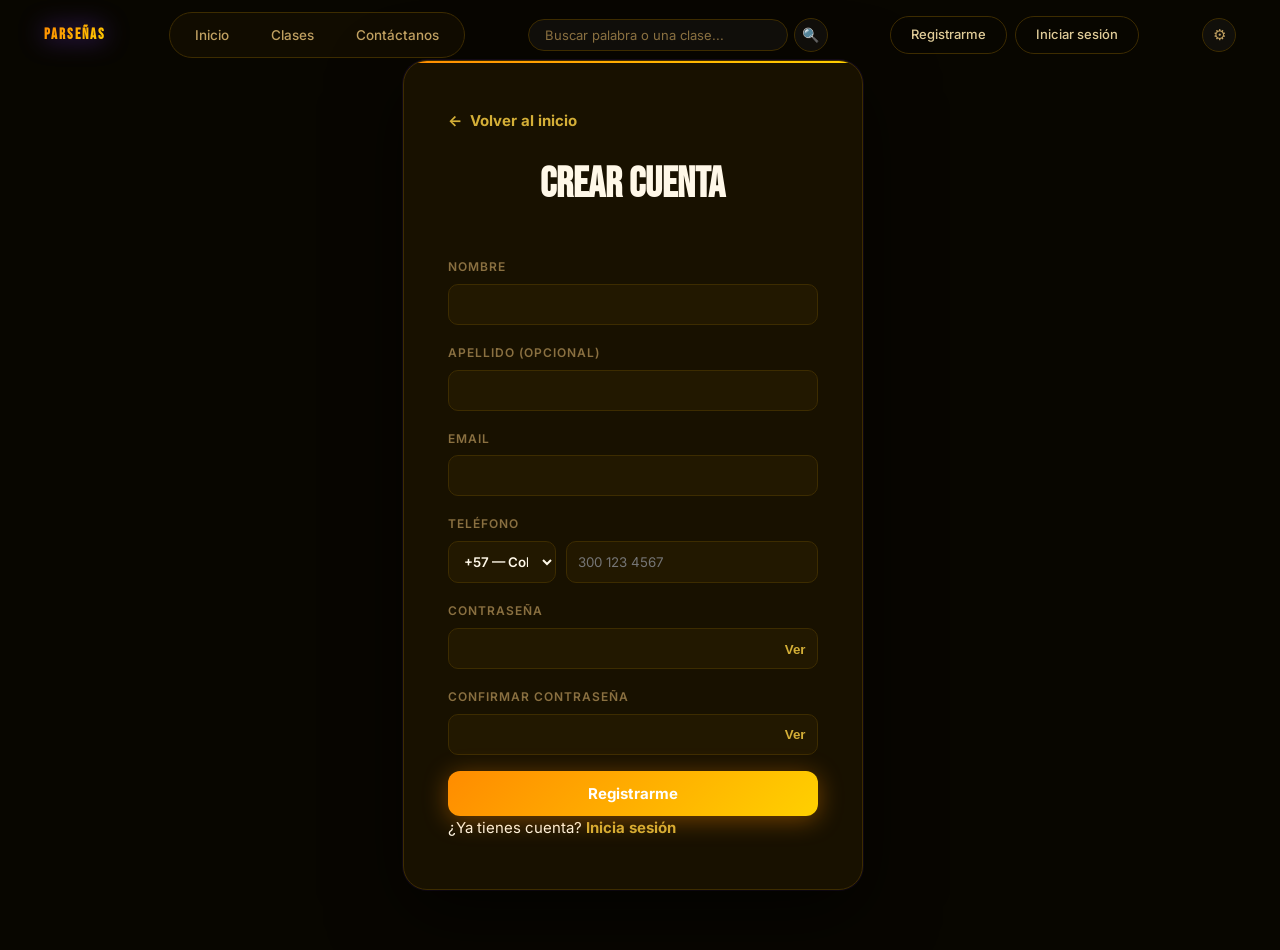
<file: register.html>
<!DOCTYPE html>
<html lang="es">
<head>
    <meta charset="UTF-8">
    <meta name="viewport" content="width=device-width, initial-scale=1.0">
    <title>Registrarme - PARSEÑAS</title>
    <link rel="preconnect" href="https://fonts.googleapis.com">
    <link rel="preconnect" href="https://fonts.gstatic.com" crossorigin>
    <link href="https://fonts.googleapis.com/css2?family=Bebas+Neue&family=Inter:wght@300;400;500;600;700&display=swap" rel="stylesheet">
    <link rel="stylesheet" href="base.css?v=alfa-mascota-position-4">
    <script defer src="inicio.js?v=alfa-pet-upload-1"></script>
    <script defer src="auth.js?v=2"></script>
    <script defer src="password-requirements.js?v=parseñas-rules-1"></script>
    <style>
        .pw-checklist ul { list-style: none; margin: 8px 0 0; padding: 0; display: grid; gap: 4px; }
        .pw-checklist li { display: flex; align-items: center; gap: 8px; font-size: .85rem; color: #e05252; transition: color .2s ease; }
        .pw-checklist .pw-icon::before { content: '✕'; font-weight: 700; }
        .pw-checklist li.valid { color: #2e9e5b; }
        .pw-checklist li.valid .pw-icon::before { content: '✓'; }
    </style>
</head>
<body>

<header class="top-bar top-bar-auth">
    <a href="index.html" class="brand-label">PARSEÑAS</a>
    <div class="profile-menu-wrapper">
        <button type="button" id="profile-btn" aria-label="Abrir preferencias" aria-expanded="false">⚙</button>
        <div class="profile-menu" id="profile-menu" hidden>
            <p class="profile-menu-title">Preferencias</p>
            <label class="profile-option" for="theme-toggle">
                <span>Tema claro</span>
                <input type="checkbox" id="theme-toggle">
            </label>
            <label class="profile-option" for="font-size-select">
                <span>Tamaño de texto</span>
                <select id="font-size-select">
                    <option value="normal">Normal</option>
                    <option value="large">Grande</option>
                    <option value="xl">Muy grande</option>
                </select>
            </label>
        </div>
    </div>
</header>

<main>
<div class="form-container" style="position:relative;">
    <a href="index.html" style="display:inline-flex; align-items:center; gap:8px; color:#d4af37; text-decoration:none; font-weight:700; margin-bottom:16px;">
        <span aria-hidden="true">←</span>
        Volver al inicio
    </a>

    <h1 class="brand-title" style="font-size:42px; text-align:center; margin-bottom:20px;">
        Crear cuenta
    </h1>

    <form id="register-form" method="POST" action="registrar.php">
        <!-- Nombre -->
        <label>Nombre</label>
        <input type="text" name="name" id="name" class="input-gold" required>
        <p class="error-text" id="error-name" hidden></p>

        <label>Apellido (opcional)</label>
        <input type="text" name="apellido" id="apellido" class="input-gold">

        <!-- Email -->
        <label>Email</label>
        <input type="email" name="email" id="email" class="input-gold" required>
        <p class="error-text" id="error-email" hidden></p>

        <!-- Teléfono -->
        <label>Teléfono</label>
        <div class="phone-wrapper" id="phone-wrapper">
            <select id="telefono_prefijo" name="telefono_prefijo" class="phone-prefix" aria-label="Prefijo internacional">
                <option value="">Prefijo</option>
            </select>
            <input id="phone" name="phone" class="phone-number" type="tel" placeholder="300 123 4567">
        </div>
        <p class="error-text" id="error-phone" hidden></p>

        <!-- Contraseña -->
        <label>Contraseña</label>
        <div style="position:relative;">
            <input id="register-password" type="password" name="password" class="input-gold" style="width:100%; padding-right:48px;" required>
            <button type="button" class="password-toggle-btn" data-target="register-password" aria-label="Mostrar contraseña" style="position:absolute; right:12px; top:50%; transform:translateY(-50%); background:none; border:none; color:#d4af37; cursor:pointer; font-weight:700;">Ver</button>
        </div>
        <div class="pw-checklist" data-pw-target="register-password" hidden>
            <ul>
                <li data-rule="length"><span class="pw-icon" aria-hidden="true"></span>Mínimo 8 caracteres</li>
                <li data-rule="uppercase"><span class="pw-icon" aria-hidden="true"></span>Una letra mayúscula</li>
                <li data-rule="number"><span class="pw-icon" aria-hidden="true"></span>Un número</li>
                <li data-rule="special"><span class="pw-icon" aria-hidden="true"></span>Un carácter especial</li>
            </ul>
        </div>

        <!-- Confirmar contraseña -->
        <label>Confirmar contraseña</label>
        <div style="position:relative;">
            <input id="register-password-confirmation" type="password" name="password_confirmation" class="input-gold" style="width:100%; padding-right:48px;" required>
            <button type="button" class="password-toggle-btn" data-target="register-password-confirmation" aria-label="Mostrar contraseña" style="position:absolute; right:12px; top:50%; transform:translateY(-50%); background:none; border:none; color:#d4af37; cursor:pointer; font-weight:700;">Ver</button>
        </div>
        <p class="error-text" id="error-password" hidden></p>

        <p class="error-text" id="error-form" hidden></p>

        <button class="btn-gold w-full mt-4" type="submit">Registrarme</button>
    </form>

    <p class="form-link">¿Ya tienes cuenta? <a href="login.html" style="color:#d4af37; font-weight:700;">Inicia sesión</a></p>

</div>
</main>

</body>
</html>
</file>
<file: base.css>
/* =========================================
   PARSEÑAS — base.css  v5 "Colombia"
   ========================================= */

*, *::before, *::after { box-sizing: border-box; margin: 0; padding: 0; }

/* ── Variables modo OSCURO (default) ── */
:root {
  --bg:             #080600;
  --bg-alt:         #0f0b00;
  --card:           #181100;
  --card-2:         #221800;
  --border:         #2e2000;
  --border-hi:      #3d2c00;
  --txt:            #fff8e8;
  --txt-2:          #e0cc98;
  --muted:          #8a7040;
  --muted-hi:       #c0a060;
  --nav-bg:         rgba(255,180,0,0.04);
  --input-bg:       rgba(255,255,255,0.04);
  --input-focus-bg: rgba(255,140,0,0.08);
  --scrolled-nav:   rgba(8,6,0,0.92);
  --footer-bg:      #050400;
  --mascota-bg:     var(--card);
  --mascota-size: 112px;
  --mascota-name-gap: 6px;
  --mascota-name-line-height: 14px;
  --mascota-name-height: 18px;
  --mascota-offset-right: 32px;
  --mascota-offset-bottom: 84px;

  /* Accentos Colombia */
  --orange:         #ff8c00;
  --orange-dark:    #cc6e00;
  --orange-light:   #ffb84d;
  --orange-glow:    rgba(255,140,0,0.40);
  --gold:           #ffd000;
  --gold-dark:      #cc9f00;
  --gold-glow:      rgba(255,208,0,0.30);
  --red:            #ff3c5a;
  --red-glow:       rgba(255,60,90,0.28);

  /* Aliases para no romper los usos internos */
  --violet:         var(--orange);
  --violet-dark:    var(--orange-dark);
  --violet-light:   var(--orange-light);
  --violet-glow:    var(--orange-glow);
  --cyan:           var(--gold);
  --cyan-dark:      var(--gold-dark);
  --cyan-glow:      var(--gold-glow);
  --pink:           var(--red);

  --grad-main:   linear-gradient(135deg, #ff8c00 0%, #ffd000 100%);
  --grad-hot:    linear-gradient(135deg, #ff3c5a 0%, #ff8c00 50%, #ffd000 100%);
  --grad-subtle: linear-gradient(135deg, #ff8c00 0%, #ffb300 100%);

  --font-display: 'Bebas Neue', sans-serif;
  --font-body:    'Inter', system-ui, sans-serif;
  --radius:       14px;
  --radius-lg:    24px;
  --radius-pill:  999px;
  --t:            0.22s ease;
}

/* ── Variables modo CLARO ── */
body.theme-light {
  --bg:             #fffdf5;
  --bg-alt:         #fff8e0;
  --card:           #ffffff;
  --card-2:         #fffbf0;
  --border:         #f0e0b0;
  --border-hi:      #e0c880;
  --txt:            #1a1000;
  --txt-2:          #3a2800;
  --muted:          #a07830;
  --muted-hi:       #6b4e1a;
  --nav-bg:         rgba(255,140,0,0.07);
  --input-bg:       rgba(255,255,255,0.85);
  --input-focus-bg: #ffffff;
  --scrolled-nav:   rgba(255,253,245,0.95);
  --footer-bg:      #fff3cc;
  --mascota-bg:     #fff8e0;
  --orange-glow:    rgba(255,140,0,0.22);
  --gold-glow:      rgba(255,208,0,0.20);
  --violet-glow:    rgba(255,140,0,0.22);
  --cyan-glow:      rgba(255,208,0,0.20);
}

html {
  scroll-behavior: smooth;
  scroll-padding-top: 90px;
  font-size: 15px; /* BASE — todo en rem hereda de aquí */
}

/* font-large y font-xlarge solo cambian esto */
html.font-large  { font-size: 18px; }
html.font-xlarge { font-size: 20px; }

body {
  font-family: var(--font-body);
  background: var(--bg);
  color: var(--txt);
  overflow-x: hidden;
  line-height: 1.65;
  font-size: 1rem;
}
a { text-decoration: none; color: inherit; }

/* El atributo HTML hidden debe prevalecer sobre las clases visuales. */
[hidden] { display: none !important; }

.admin-toggle { position: fixed; left: 0; top: 50%; z-index: 9999; width: 62px; height: 82px; border: 2px solid var(--orange); border-left: 0; border-radius: 0 12px 12px 0; background: var(--card); color: var(--orange-light); font-size: 2.6rem; line-height: .8; cursor: pointer; box-shadow: 6px 0 22px rgba(0,0,0,.45); }
.admin-toggle small { display: block; margin-top: 7px; color: var(--txt); font: 700 .65rem var(--font-body); }.admin-toggle:hover { background: var(--orange); color: #1a0800; }
.profile-success { padding: 12px 14px; margin-bottom: 16px; border-left: 3px solid var(--gold); background: var(--card-2); color: var(--txt-2); }
.admin-drawer { position: fixed; inset: 0 auto 0 0; width: min(390px, 92vw); padding: 34px 28px; z-index: 700; background: var(--card); border-right: 1px solid var(--border-hi); box-shadow: 18px 0 60px rgba(0,0,0,.45); transform: translateX(-102%); transition: transform .28s ease; }.admin-drawer.is-open { transform: translateX(0); }.admin-scrim { position: fixed; inset: 0; z-index: 650; background: rgba(0,0,0,.52); opacity: 0; pointer-events: none; transition: opacity .25s; }.admin-scrim.is-visible { opacity: 1; pointer-events: auto; }.admin-close { float: right; color: var(--txt); background: transparent; border: 0; font-size: 2rem; cursor: pointer; }.admin-kicker { color: var(--orange-light); text-transform: uppercase; letter-spacing: 2px; font-size: .7rem; font-weight: 700; }.admin-drawer h2 { margin-top: 8px; font-family: var(--font-display); }.admin-drawer p { color: var(--txt-2); margin: 24px 0; }.admin-open-link, .admin-submit { display: inline-flex; padding: 11px 16px; border: 1px solid var(--orange); border-radius: 8px; background: var(--grad-main); color: #1a0800; font-weight: 700; }
.admin-page { max-width: 1180px; margin: 0 auto; padding: 110px 28px 60px; }.admin-back { color: var(--orange-light); }.admin-page h1 { margin: 25px 0; }.admin-status, .admin-errors { padding: 12px 16px; margin-bottom: 18px; border-left: 3px solid var(--gold); background: var(--card-2); }.admin-errors { border-color: var(--red); }.admin-create, .admin-user-row { border: 1px solid var(--border-hi); background: var(--card); padding: 22px; border-radius: 8px; }.admin-create h2 { margin-bottom: 16px; }.admin-form { display: grid; grid-template-columns: repeat(3, minmax(0, 1fr)); gap: 10px; }.admin-form input { min-width: 0; padding: 11px 12px; border: 1px solid var(--border-hi); border-radius: 6px; background: var(--input-bg); color: var(--txt); font: inherit; }.admin-users { display: grid; gap: 12px; margin-top: 18px; }.admin-user-row { display: flex; flex-wrap: wrap; gap: 16px; align-items: center; }.admin-user-identity { display: grid; gap: 3px; min-width: 190px; }.admin-user-identity span, .admin-user-identity small { color: var(--muted-hi); overflow-wrap: anywhere; }.admin-edit-form { flex: 1; }.role-badge { width: max-content; padding: 3px 8px; border-radius: 999px; font-size: .72rem; }.role-admin { color: #1a0800; background: var(--gold); }.role-user { color: var(--txt-2); background: var(--border-hi); }.admin-submit, .admin-delete { border: 0; cursor: pointer; font: inherit; }.admin-delete { color: var(--red); background: transparent; padding: 8px; }
@media (max-width: 700px) { .admin-form { grid-template-columns: 1fr; }.admin-page h1 { font-size: 2rem; }.admin-edit-form { width: 100%; } }

/* =========================================
   CANVAS
   ========================================= */
#fluid-canvas {
  position: fixed; inset: 0;
  pointer-events: none;
  z-index: 9999;
  opacity: 0.6;
  mix-blend-mode: screen;
}

/* =========================================
   SHIMMER
   ========================================= */
.btn-shine { position: relative; overflow: hidden; isolation: isolate; }
.btn-shine::after {
  content: '';
  position: absolute; inset: 0;
  background: linear-gradient(105deg, transparent 30%, rgba(255,255,255,0.30) 50%, transparent 70%);
  transform: translateX(-100%) skewX(-15deg);
  transition: transform 0.65s cubic-bezier(0.4,0,0.2,1);
  pointer-events: none;
}
.btn-shine:hover::after { transform: translateX(160%) skewX(-15deg); }

/* =========================================
   NAVBAR
   ========================================= */
.top-bar {
  position: fixed; top: 0; left: 0; right: 0; z-index: 200;
  display: flex; align-items: center; justify-content: space-between;
  gap: 16px; padding: 0 44px; height: 70px;
  background: transparent;
  transition: background 0.3s, box-shadow 0.3s;
}
.top-bar.scrolled {
  background: var(--scrolled-nav);
  backdrop-filter: blur(28px) saturate(200%);
  -webkit-backdrop-filter: blur(28px) saturate(200%);
  box-shadow: 0 1px 0 var(--border), 0 4px 40px rgba(0,0,0,0.5);
}

.brand-label {
  font-family: var(--font-display);
  font-size: 0.967rem; font-weight: 700; letter-spacing: 2px;
  background: var(--grad-main);
  -webkit-background-clip: text; -webkit-text-fill-color: transparent;
  background-clip: text;
  white-space: nowrap; flex-shrink: 0;
  filter: drop-shadow(0 0 12px rgba(124,58,255,0.7));
}
body.theme-light .brand-label { filter: none; }
.top-bar + main { padding-top: 70px; }
.top-bar .brand-label { text-decoration: none; }

.menu-rectangulo {
  display: flex; align-items: center; gap: 2px;
  background: var(--nav-bg);
  border: 1px solid var(--border-hi);
  border-radius: var(--radius-pill); padding: 5px;
}
.menu-rectangulo a {
  font-size: 0.9rem; font-weight: 500; color: var(--muted-hi);
  padding: 6px 20px; border-radius: var(--radius-pill);
  transition: color var(--t), background var(--t);
}
.menu-rectangulo a:hover     { color: var(--txt); background: rgba(255,140,0,0.18); }
.menu-rectangulo a.active    { color: #fff; font-weight: 600; background: var(--grad-subtle); box-shadow: 0 0 18px rgba(255,140,0,0.45); }

.search-form {
  display: flex; align-items: center; gap: 6px;
  flex: 1; max-width: 300px; min-width: 0;
}
.search-input {
  flex: 1; min-width: 0; padding: 7px 16px;
  border-radius: var(--radius-pill);
  border: 1px solid var(--border-hi);
  background: var(--input-bg);
  font-size: 0.867rem; font-family: inherit; color: var(--txt);
  transition: border-color var(--t), background var(--t), box-shadow var(--t);
}
.search-input::placeholder { color: var(--muted); }
.search-input:focus {
  outline: none; background: var(--input-focus-bg);
  border-color: var(--orange-light);
  box-shadow: 0 0 0 3px rgba(255,140,0,0.20);
}

.search-btn {
  width: 34px; height: 34px; border-radius: 50%;
  border: 1px solid var(--border-hi); background: var(--input-bg);
  color: var(--muted-hi); cursor: pointer; font-size: 0.933rem;
  display: flex; align-items: center; justify-content: center;
  transition: background var(--t), border-color var(--t), transform 0.1s;
  flex-shrink: 0;
}
.search-btn:hover  { background: var(--violet); border-color: var(--violet); color: #fff; }
.search-btn:active { transform: scale(0.92); }

.auth-actions { display: flex; align-items: center; gap: 8px; min-width: 0; flex-shrink: 0; }
.auth-actions .user-greeting { margin: 0 4px 0 0; }
.top-bar-tools { display: flex; align-items: center; gap: 10px; flex: 0 0 auto; }
.profile-menu-wrapper { flex-shrink: 0; }
.user-greeting {
  display: inline-flex; align-items: center; gap: 4px;
  max-width: 220px; overflow: hidden; text-overflow: ellipsis; white-space: nowrap;
  color: var(--muted-hi); font-size: 0.98rem; letter-spacing: 0.1px;
  margin: 0 12px;
}
.user-greeting::before {
  content: ''; width: 6px; height: 6px; flex: 0 0 6px;
  border-radius: 50%; background: var(--gold);
  box-shadow: 0 0 10px var(--gold-glow);
}
.user-greeting strong { color: var(--orange-light); font-weight: 700; }
.user-greeting-link { color: var(--orange-light); font-weight: 700; text-decoration: none; }
.user-greeting-link:hover, .user-greeting-link:focus-visible { text-decoration: underline; }
.auth-btn {
  padding: 7px 20px; border-radius: var(--radius-pill);
  border: 1px solid var(--border-hi); background: transparent;
  color: var(--txt-2); font-size: 0.867rem; font-family: inherit;
  font-weight: 500; cursor: pointer; white-space: nowrap;
  transition: background var(--t), border-color var(--t), color var(--t), transform 0.1s;
}
.auth-btn:hover  { background: rgba(255,140,0,0.10); border-color: var(--orange); color: var(--orange); }
.auth-btn:active { transform: scale(0.96); }

#profile-btn {
  width: 34px; height: 34px; border-radius: 50%;
  border: 1px solid var(--border-hi); background: var(--input-bg);
  color: var(--muted-hi); cursor: pointer; font-size: 1rem;
  display: flex; align-items: center; justify-content: center;
  transition: background var(--t), transform 0.2s, border-color var(--t), color var(--t);
}
#profile-btn:hover {
  background: var(--violet); border-color: var(--violet);
  color: #fff; transform: rotate(90deg);
}

/* Menú perfil */
.profile-menu-wrapper {
  position: relative;
  display: flex;
  align-items: center;
  gap: 8px;
}
.profile-menu {
  position: absolute; right: 0; top: calc(100% + 12px);
  min-width: 252px; padding: 20px;
  border: 1px solid var(--border-hi); border-radius: var(--radius-lg);
  background: var(--card); backdrop-filter: blur(24px);
  box-shadow: 0 24px 64px rgba(0,0,0,0.5), 0 0 0 1px rgba(255,140,0,0.12);
  z-index: 300;
  animation: menuFadeIn 0.22s cubic-bezier(0.34,1.2,0.64,1);
}
.profile-menu::before {
  content: ''; position: absolute; top: 0; left: 0; right: 0;
  height: 1px; background: var(--grad-main);
  border-radius: var(--radius-lg) var(--radius-lg) 0 0;
}
@keyframes menuFadeIn {
  from { opacity: 0; transform: translateY(-10px) scale(0.96); }
  to   { opacity: 1; transform: translateY(0) scale(1); }
}
.profile-menu[hidden] { display: none; }
.profile-menu-title {
  font-size: 0.667rem; font-weight: 700;
  text-transform: uppercase; letter-spacing: 1.8px;
  color: var(--muted); margin-bottom: 16px;
}
.profile-option {
  display: flex; align-items: center; justify-content: space-between;
  gap: 10px; padding: 9px 0; font-size: 0.9rem; color: var(--txt-2);
  border-bottom: 1px solid var(--border);
}
.profile-option:last-of-type { border-bottom: none; }
.profile-option select {
  border: 1px solid var(--border-hi); border-radius: 8px;
  background: var(--card-2); padding: 4px 10px;
  font-family: inherit; font-size: 0.833rem; color: var(--txt); cursor: pointer;
}
.profile-menu-actions {
  display: flex; flex-direction: column; gap: 10px;
  margin-top: 14px;
  padding-top: 12px;
  border-top: 1px solid var(--border);
}
.profile-action-btn {
  width: 100%; margin-top: 0;
  display: block; text-align: left;
  border: 1px solid var(--border-hi); border-radius: 10px;
  background: var(--card-2); padding: 9px 12px;
  font-family: inherit; font-size: 0.9rem; font-weight: 500;
  cursor: pointer; color: var(--txt-2);
  transition: background var(--t), border-color var(--t), color var(--t);
}
.profile-action-btn:hover {
  background: var(--violet); border-color: var(--violet); color: #fff;
}
a.profile-action-btn {
  text-decoration: none;
}
button.profile-action-btn {
  box-sizing: border-box;
}

/* =========================================
   HERO
   ========================================= */
.hero {
  position: relative; width: 100%; height: 100vh;
  min-height: 600px; display: flex;
  align-items: center; justify-content: center; overflow: hidden;
}

/* Fondo oscuro por defecto */
.hero-bg {
  position: absolute; inset: 0; z-index: 0;
  background:
    radial-gradient(ellipse 70% 55% at 20% 25%, rgba(255,140,0,0.20) 0%, transparent 60%),
    radial-gradient(ellipse 55% 60% at 82% 78%, rgba(255,208,0,0.12) 0%, transparent 55%),
    radial-gradient(ellipse 40% 35% at 58% 55%, rgba(255,60,90,0.07) 0%, transparent 55%),
    linear-gradient(175deg, #120a00 0%, #080600 50%, #100800 100%);
}
.hero-bg::after {
  content: ''; position: absolute; inset: 0;
  background-image:
    linear-gradient(rgba(255,140,0,0.07) 1px, transparent 1px),
    linear-gradient(90deg, rgba(255,140,0,0.07) 1px, transparent 1px);
  background-size: 56px 56px;
  mask-image: radial-gradient(ellipse 85% 85% at 50% 50%, black 30%, transparent 100%);
  -webkit-mask-image: radial-gradient(ellipse 85% 85% at 50% 50%, black 30%, transparent 100%);
  z-index: 1;
}

/* Fondo CLARO */
body.theme-light .hero-bg {
  background:
    radial-gradient(ellipse 75% 60% at 15% 20%, rgba(255,140,0,0.18) 0%, transparent 55%),
    radial-gradient(ellipse 60% 55% at 85% 80%, rgba(255,208,0,0.15) 0%, transparent 50%),
    radial-gradient(ellipse 45% 40% at 55% 60%, rgba(255,60,90,0.07) 0%, transparent 55%),
    linear-gradient(160deg, #fff8e0 0%, #fffdf5 40%, #fff4cc 100%);
}
body.theme-light .hero-bg::after {
  background-image:
    linear-gradient(rgba(255,140,0,0.10) 1px, transparent 1px),
    linear-gradient(90deg, rgba(255,140,0,0.10) 1px, transparent 1px);
  mask-image: none; -webkit-mask-image: none;
}

.hero-content {
  position: relative; z-index: 2;
  text-align: center; padding: 0 24px;
  max-width: 1000px; width: 100%; user-select: none;
}

.hero-ghost {
  display: block; font-family: var(--font-display);
  font-size: clamp(56px,14vw,160px); font-weight: 400;
  letter-spacing: 10px; line-height: 1;
  color: transparent;
  -webkit-text-stroke: 1.5px rgba(255,140,0,0.18);
  text-transform: uppercase; margin-bottom: -0.1em; pointer-events: none;
}
body.theme-light .hero-ghost { -webkit-text-stroke-color: rgba(255,140,0,0.22); }

.hero-title {
  display: block; font-family: var(--font-display);
  font-size: clamp(50px,11vw,128px); font-weight: 400;
  letter-spacing: 5px; line-height: 1;
  color: var(--txt); text-transform: uppercase; margin-bottom: 30px;
  text-shadow: 0 0 60px rgba(255,140,0,0.5), 0 0 120px rgba(255,208,0,0.2);
}
body.theme-light .hero-title {
  text-shadow: 0 2px 0 rgba(255,255,255,0.9), 0 0 80px rgba(255,140,0,0.20);
}

.hero-title span {
  background: var(--grad-main);
  -webkit-background-clip: text; -webkit-text-fill-color: transparent;
  background-clip: text;
  filter: drop-shadow(0 0 20px rgba(255,208,0,0.6));
}

.hero-tags {
  font-size: 0.8rem; font-weight: 600; letter-spacing: 4.5px;
  text-transform: uppercase; color: rgba(255,248,232,0.38); margin-bottom: 10px;
}
body.theme-light .hero-tags { color: rgba(60,30,0,0.45); }

.hero-tagline {
  font-size: 0.9rem; font-weight: 700; letter-spacing: 2.5px;
  background: var(--grad-main);
  -webkit-background-clip: text; -webkit-text-fill-color: transparent;
  background-clip: text; text-transform: uppercase;
  margin-bottom: 48px; font-style: italic;
}

.hero-actions {
  display: flex; align-items: center;
  justify-content: center; gap: 16px; flex-wrap: wrap;
}
.btn-hero {
  display: inline-flex; align-items: center; gap: 10px;
  padding: 15px 34px; border-radius: var(--radius-pill);
  font-family: inherit; font-size: 0.933rem; font-weight: 700;
  letter-spacing: 0.5px; cursor: pointer;
  transition: box-shadow var(--t), transform 0.15s, filter var(--t),
              background var(--t), border-color var(--t);
}
.btn-hero-outline {
  border: 1.5px solid rgba(255,140,0,0.55);
  background: rgba(255,140,0,0.08); color: var(--txt);
}
.btn-hero-outline:hover {
  border-color: var(--orange-light); background: rgba(255,140,0,0.18);
  transform: translateY(-4px); box-shadow: 0 10px 36px rgba(255,140,0,0.35);
}
body.theme-light .btn-hero-outline       { color: #3a1800; }
body.theme-light .btn-hero-outline:hover { color: var(--orange); }

.btn-hero-solid {
  border: 1.5px solid transparent;
  background: var(--grad-main); color: #1a0800;
  box-shadow: 0 4px 28px var(--orange-glow);
}
.btn-hero-solid:hover {
  filter: brightness(1.08) saturate(1.10);
  box-shadow: 0 10px 48px var(--orange-glow), 0 0 0 2px rgba(255,208,0,0.4);
  transform: translateY(-4px);
}
body.theme-light .btn-hero-solid { color: #1a0800; }

.btn-arrow { font-size: 18px; transition: transform 0.22s; }
.btn-hero:hover .btn-arrow { transform: translateX(6px); }

.hero-scroll {
  position: absolute; bottom: 36px; left: 50%;
  transform: translateX(-50%);
  display: flex; flex-direction: column; align-items: center; gap: 8px;
  font-size: 0.667rem; letter-spacing: 3px; text-transform: uppercase;
  color: rgba(255,140,0,0.55); z-index: 2;
  animation: scrollBounce 2.4s ease infinite;
}
.hero-scroll::after {
  content: ''; width: 1px; height: 44px;
  background: linear-gradient(to bottom, var(--violet), transparent);
}
@keyframes scrollBounce {
  0%,100% { transform: translateX(-50%) translateY(0);   opacity: 0.6; }
  50%      { transform: translateX(-50%) translateY(9px); opacity: 1;   }
}

/* =========================================
   SECCIONES
   ========================================= */
.section { position: relative; z-index: 2; padding: 100px 48px; }
.section-dark  { background: var(--bg-alt); }
.section-black { background: var(--bg); }

.section-dark::before,
.section-black::before {
  content: ''; position: absolute;
  top: 0; left: 50%; transform: translateX(-50%);
  width: 55%; height: 1px;
  background: linear-gradient(90deg, transparent, rgba(255,140,0,0.5), rgba(255,208,0,0.5), transparent);
}
body.theme-light .section-dark::before,
body.theme-light .section-black::before {
  background: linear-gradient(90deg, transparent, rgba(255,140,0,0.30), rgba(255,208,0,0.25), transparent);
}

.section-label {
  display: table; margin: 0 auto 20px;
  font-size: 0.7rem; font-weight: 700;
  text-transform: uppercase; letter-spacing: 3px;
  color: var(--gold); background: rgba(255,208,0,0.08);
  border: 1px solid rgba(255,208,0,0.28);
  padding: 5px 16px; border-radius: var(--radius-pill);
}
body.theme-light .section-label {
  color: var(--orange);
  background: rgba(255,140,0,0.08);
  border-color: rgba(255,140,0,0.28);
}

.section-title {
  font-family: var(--font-display);
  font-size: clamp(28px,5vw,54px); font-weight: 400;
  letter-spacing: 2px; text-align: center; color: var(--txt);
  line-height: 1.1; margin-bottom: 16px;
  text-shadow: 0 0 40px rgba(255,140,0,0.25);
}
body.theme-light .section-title { text-shadow: none; }

.section-sub {
  text-align: center; color: var(--muted-hi); font-size: 1rem;
  max-width: 540px; margin: 0 auto 64px; line-height: 1.78;
}
.section-divider {
  width: 64px; height: 3px; background: var(--grad-main);
  margin: 18px auto 0; border-radius: 3px;
  box-shadow: 0 0 16px var(--violet-glow);
}

/* =========================================
   CARRUSEL
   ========================================= */
.class-carousel {
  display: flex; align-items: center;
  justify-content: center; gap: 24px; width: 100%;
}
.carousel-track {
  position: relative; width: min(980px,100%);
  min-height: 280px; display: flex;
  align-items: center; justify-content: center;
}
.class-card {
  position: absolute; left: 50%; top: 50%;
  transform: translate(-50%,-50%);
  width: 320px; min-height: 200px; padding: 34px 30px;
  text-align: left; text-decoration: none; color: inherit;
  background: var(--card); border: 1px solid var(--border-hi);
  border-radius: var(--radius-lg);
  box-shadow: 0 4px 32px rgba(0,0,0,0.55);
  cursor: pointer; overflow: hidden;
  transition:
    transform 0.40s cubic-bezier(0.34,1.15,0.64,1),
    opacity 0.40s ease, filter 0.40s ease,
    box-shadow 0.24s ease, border-color 0.24s ease;
}
.class-card::before {
  content: ''; position: absolute; top: 0; left: 0; right: 0;
  height: 2px; background: var(--grad-main);
  opacity: 0; transition: opacity 0.24s;
}
.class-card::after {
  content: ''; position: absolute; inset: 0;
  background: radial-gradient(ellipse 90% 60% at 50% 0%, rgba(124,58,255,0.1), transparent 65%);
  opacity: 0; transition: opacity 0.3s; pointer-events: none; border-radius: inherit;
}
.class-card.is-center::before,
.class-card.is-center::after { opacity: 1; }

.class-card h2 {
  font-size: 0.667rem; font-weight: 700;
  text-transform: uppercase; letter-spacing: 2.5px;
  background: var(--grad-main);
  -webkit-background-clip: text; -webkit-text-fill-color: transparent;
  background-clip: text; margin-bottom: 12px;
}
.class-card p { font-size: 0.933rem; color: var(--muted-hi); line-height: 1.68; margin: 0; }

.class-card.is-center {
  transform: translate(-50%,-50%) scale(1); opacity: 1; z-index: 3; filter: none;
  border-color: rgba(255,140,0,0.50);
  box-shadow: 0 12px 52px rgba(255,140,0,0.18), 0 0 0 1px rgba(255,140,0,0.2), 0 2px 8px rgba(0,0,0,0.6);
}
.class-card.is-left  {
  transform: translate(calc(-50% - 295px),-50%) scale(0.83);
  opacity: 0.32; z-index: 2; filter: brightness(0.55) saturate(0.4);
}
.class-card.is-right {
  transform: translate(calc(-50% + 295px),-50%) scale(0.83);
  opacity: 0.32; z-index: 2; filter: brightness(0.55) saturate(0.4);
}
.class-card.is-hidden {
  transform: translate(-50%,-50%) scale(0.65); opacity: 0; z-index: 1; pointer-events: none;
}
.class-card.is-center:hover {
  transform: translate(-50%,-50%) scale(1.05);
  box-shadow: 0 20px 64px rgba(255,140,0,0.26), 0 0 0 1px rgba(255,208,0,0.3), 0 2px 8px rgba(0,0,0,0.6);
}
.class-card.is-left:hover  { opacity: 0.55; transform: translate(calc(-50% - 295px),-50%) scale(0.87); }
.class-card.is-right:hover { opacity: 0.55; transform: translate(calc(-50% + 295px),-50%) scale(0.87); }

/* Cards laterales en claro: más visibles */
body.theme-light .class-card.is-left,
body.theme-light .class-card.is-right { filter: brightness(0.96) saturate(0.6); opacity: 0.45; }

.carousel-arrow {
  flex-shrink: 0; width: 50px; height: 50px; border-radius: 50%;
  border: 1px solid var(--border-hi); background: var(--card);
  color: var(--muted-hi); font-size: 1.467rem;
  display: flex; align-items: center; justify-content: center;
  cursor: pointer; box-shadow: 0 2px 16px rgba(0,0,0,0.5);
  transition: background var(--t), border-color var(--t), color var(--t), box-shadow var(--t), transform 0.12s;
  position: relative; overflow: hidden; isolation: isolate;
}
.carousel-arrow::after {
  content: ''; position: absolute; inset: 0;
  background: linear-gradient(105deg, transparent 30%, rgba(255,255,255,0.28) 50%, transparent 70%);
  transform: translateX(-100%) skewX(-15deg);
  transition: transform 0.55s ease; pointer-events: none;
}
.carousel-arrow:hover::after { transform: translateX(160%) skewX(-15deg); }
.carousel-arrow:hover {
  background: var(--grad-main); border-color: transparent; color: #fff;
  box-shadow: 0 6px 28px var(--violet-glow); transform: scale(1.14);
}
.carousel-arrow:active { transform: scale(0.92); }

/* =========================================
   INFO CARDS
   ========================================= */
.info-grid {
  display: grid; grid-template-columns: repeat(auto-fit,minmax(210px,1fr));
  gap: 16px; max-width: 940px; margin: 0 auto;
}
.info-card {
  background: var(--card); border: 1px solid var(--border-hi);
  border-radius: var(--radius-lg); padding: 36px 28px;
  text-align: center; position: relative; overflow: hidden;
  transition: border-color var(--t), box-shadow var(--t), transform var(--t);
}
.info-card::before {
  content: '';
  position: absolute;
  top: -1px;
  left: -1px;
  width: 80px;
  height: 80px;
  border-top: 2px solid transparent;
  border-left: 2px solid transparent;
  border-radius: var(--radius-lg) 0 0 0;
  background: var(--grad-main) border-box;

  -webkit-mask: linear-gradient(#fff 0 0) padding-box, linear-gradient(#fff 0 0);
  -webkit-mask-composite: destination-out;

  mask: linear-gradient(#fff 0 0) padding-box, linear-gradient(#fff 0 0);
  mask-composite: exclude;

  opacity: 0;
  transition: opacity 0.3s;
}
.info-card:hover::before { opacity: 1; }
.info-card:hover {
  border-color: rgba(255,140,0,0.5);
  box-shadow: 0 10px 44px rgba(255,140,0,0.16), 0 0 0 1px rgba(255,208,0,0.12);
  transform: translateY(-6px);
}
.info-card-icon  { font-size: 2rem; margin-bottom: 16px; display: block; filter: drop-shadow(0 0 10px rgba(255,140,0,0.5)); }
.info-card-label { font-size: 0.667rem; font-weight: 700; text-transform: uppercase; letter-spacing: 2.2px; color: var(--muted); margin-bottom: 8px; }
.info-card-value { font-size: 1.033rem; font-weight: 600; color: var(--txt); line-height: 1.45; }

/* =========================================
   CTA BAND
   ========================================= */
.cta-band {
  position: relative; z-index: 2;
  background: var(--card);
  border-top: 1px solid var(--border-hi); border-bottom: 1px solid var(--border-hi);
  padding: 92px 52px; display: flex;
  align-items: center; justify-content: space-between;
  gap: 40px; flex-wrap: wrap; overflow: hidden;
}
.cta-band::before {
  content: ''; position: absolute; left: -8%; top: 50%; transform: translateY(-50%);
  width: 420px; height: 420px;
  background: radial-gradient(circle, rgba(255,140,0,0.14), transparent 70%);
  pointer-events: none;
}
.cta-band::after {
  content: ''; position: absolute; right: -8%; top: 50%; transform: translateY(-50%);
  width: 380px; height: 380px;
  background: radial-gradient(circle, rgba(255,208,0,0.10), transparent 70%);
  pointer-events: none;
}
.cta-band-text { max-width: 530px; position: relative; z-index: 1; }
.cta-band-eyebrow {
  font-size: 0.7rem; font-weight: 700; letter-spacing: 3.5px;
  text-transform: uppercase; color: var(--gold); margin-bottom: 14px;
}
body.theme-light .cta-band-eyebrow { color: var(--orange); }
.cta-band-title {
  font-family: var(--font-display); font-size: clamp(24px,4vw,44px);
  font-weight: 400; color: var(--txt); line-height: 1.18; margin-bottom: 14px;
  text-shadow: 0 0 40px rgba(255,140,0,0.25);
}
body.theme-light .cta-band-title { text-shadow: none; }
.cta-band-sub  { font-size: 1rem; color: var(--muted-hi); line-height: 1.78; }
.cta-band-action { flex-shrink: 0; position: relative; z-index: 1; }

/* =========================================
   MASCOTA
   ========================================= */
.mascota { position: fixed; bottom: var(--mascota-offset-bottom); right: var(--mascota-offset-right); text-align: center; z-index: 10000; /* sobre el canvas de humo (9999) y el top-bar (200) */ }
.mascota[hidden] { display: none !important; }
.mascota-trigger { display: grid; place-items: center; width: var(--mascota-size); height: var(--mascota-size); padding: 0; overflow: hidden; border: 0; border-radius: 50%; background: transparent; cursor: pointer; }
.mascota-trigger:focus-visible { outline: 3px solid var(--gold); outline-offset: 4px; }
.mascota img {
  width: var(--mascota-size); height: var(--mascota-size); border-radius: 50%; object-fit: cover;
  background: var(--mascota-bg); border: 2px solid var(--orange);
  box-shadow: 0 6px 32px rgba(255,140,0,0.40); cursor: pointer;
  transition: transform 0.24s ease, box-shadow 0.24s ease, border-color 0.24s ease;
}
.mascota-placeholder {
  display: grid; place-items: center; width: var(--mascota-size); height: var(--mascota-size);
  border: 2px solid var(--orange); border-radius: 50%; background: var(--mascota-bg);
  box-shadow: 0 6px 32px rgba(255,140,0,0.40); font-size: 3rem;
}
.mascota img:hover {
  transform: scale(1.10); border-color: var(--gold);
  box-shadow: 0 10px 40px rgba(255,208,0,0.35), 0 0 0 4px rgba(255,140,0,0.2);
}
.mascota-nombre {
  display: block; height: var(--mascota-name-height); max-width: 160px; margin: var(--mascota-name-gap) auto 0; padding: 2px 10px;
  overflow: hidden; border-radius: var(--radius-pill); background: var(--card);
  color: var(--txt-2); font-size: .82rem; line-height: var(--mascota-name-line-height); text-overflow: ellipsis; white-space: nowrap;
}
.mascota-nombre[hidden], .mascota-name-form[hidden] { display: none !important; }
.mascota-dialogo {
  display: none; position: absolute; bottom: 128px; right: 0;
  background: var(--card); border: 1px solid rgba(255,140,0,0.4);
  border-radius: 18px; padding: 14px 18px;
  width: 215px; font-size: 0.9rem; font-weight: 500; color: var(--txt-2);
  box-shadow: 0 16px 52px rgba(0,0,0,0.6); text-align: center; line-height: 1.55;
  animation: fadeUp 0.22s ease;
}
.mascota-dialogo::before {
  content: ''; position: absolute; top: 0; left: 0; right: 0;
  height: 1px; background: var(--grad-main); border-radius: 18px 18px 0 0;
}
@keyframes fadeUp {
  from { opacity: 0; transform: translateY(12px); }
  to   { opacity: 1; transform: translateY(0); }
}
body.mascota-hidden .mascota { display: none; }
.mascota-name-form { display: flex; align-items: center; justify-content: center; gap: 10px; flex-wrap: wrap; margin: 24px auto 0; }
.mascota-name-form label { color: var(--txt-2); font-weight: 600; }
.mascota-name-form input { width: min(260px, 100%); padding: 10px 14px; border: 1px solid var(--border-hi); border-radius: var(--radius-pill); background: var(--input-bg); color: var(--txt); font: inherit; }
.mascota-name-form [role="status"] { flex-basis: 100%; color: var(--muted-hi); }

/* =========================================
   PANEL LATERAL DE BÚSQUEDA (derecha)
   ========================================= */
.search-panel {
  position: fixed; top: 0; right: 0; bottom: 0;
  width: min(400px, 92vw); z-index: 1500;
  background: var(--card); border-left: 1px solid var(--border-hi);
  box-shadow: -18px 0 60px rgba(0,0,0,.5);
  padding: 76px 24px 28px;
  transform: translateX(102%); transition: transform .28s ease;
  overflow-y: auto;
}
.search-panel.is-open { transform: translateX(0); }
.search-panel-close { position: absolute; top: 18px; right: 20px; background: transparent; border: 0; color: var(--txt); font-size: 2rem; cursor: pointer; line-height: 1; }
.search-panel-title { font-family: var(--font-display); font-size: 1.3rem; color: var(--txt); margin-bottom: 6px; }
.search-panel-hint { color: var(--muted-hi); font-size: .88rem; margin-bottom: 18px; }
.search-panel-results { display: grid; gap: 10px; }
.search-result {
  display: flex; align-items: center; gap: 12px;
  padding: 14px 16px; border: 1px solid var(--border-hi); border-radius: 12px;
  background: var(--card-2); color: var(--txt); text-decoration: none;
  transition: border-color .2s, transform .2s, box-shadow .2s;
}
a.search-result:hover { border-color: var(--orange); transform: translateY(-2px); box-shadow: 0 8px 28px rgba(255,140,0,.15); }
.search-result.is-locked { opacity: .55; cursor: not-allowed; }
.search-result-badge {
  flex-shrink: 0; padding: 5px 10px; border-radius: 999px;
  background: var(--grad-main); color: #1a0800; font-weight: 700; font-size: .74rem; white-space: nowrap;
}
.search-result-body { display: grid; gap: 2px; min-width: 0; }
.search-result-body small { color: var(--muted-hi); font-size: .76rem; }
.search-scrim { position: fixed; inset: 0; z-index: 1400; background: rgba(0,0,0,.52); }

/* =========================================
   FOOTER
   ========================================= */
.site-footer {
  position: relative; z-index: 2;
  background: var(--footer-bg);
  border-top: 1px solid var(--border);
  padding: 64px 48px 36px;
}
.site-footer::before {
  content: ''; position: absolute; top: 0; left: 0; right: 0;
  height: 1px; background: var(--grad-hot);
}
.footer-grid {
  display: grid; grid-template-columns: 2fr 1fr 1fr;
  gap: 54px; max-width: 1120px; margin: 0 auto 56px;
}
.footer-brand h3 {
  font-family: var(--font-display); font-size: 14px; letter-spacing: 2px;
  background: var(--grad-main);
  -webkit-background-clip: text; -webkit-text-fill-color: transparent;
  background-clip: text; margin-bottom: 14px;
  filter: drop-shadow(0 0 10px rgba(124,58,255,0.5));
}
body.theme-light .footer-brand h3 { filter: none; }
.footer-brand p { font-size: 0.933rem; color: var(--muted); line-height: 1.78; max-width: 280px; }
.footer-col h4  {
  font-size: 0.667rem; font-weight: 700; text-transform: uppercase;
  letter-spacing: 2.2px; color: var(--muted); margin-bottom: 18px;
}
.footer-col a {
  display: block; font-size: 0.9rem; color: var(--muted);
  padding: 5px 0; transition: color var(--t), padding-left var(--t);
}
.footer-col a.footer-class-locked { opacity: .6; }
.footer-col a.footer-class-locked::before { content: "\1F512 "; }
.footer-col a:hover { color: var(--violet-light); padding-left: 7px; }
body.theme-light .footer-col a:hover { color: var(--violet); }

.footer-social { display: flex; gap: 8px; margin-top: 18px; flex-wrap: wrap; }
.social-pill {
  font-size: 0.833rem; font-weight: 600; color: var(--muted-hi);
  padding: 6px 16px; border: 1px solid var(--border-hi);
  border-radius: var(--radius-pill);
  transition: background var(--t), border-color var(--t), color var(--t), box-shadow var(--t), transform 0.12s;
  position: relative; overflow: hidden; isolation: isolate;
}
.social-pill::after {
  content: ''; position: absolute; inset: 0;
  background: linear-gradient(105deg, transparent 30%, rgba(255,255,255,0.22) 50%, transparent 70%);
  transform: translateX(-100%) skewX(-15deg);
  transition: transform 0.6s ease; pointer-events: none;
}
.social-pill:hover::after { transform: translateX(160%) skewX(-15deg); }
.social-pill:hover {
  background: var(--grad-main); border-color: transparent; color: #fff;
  box-shadow: 0 4px 20px var(--violet-glow); transform: translateY(-2px);
}
.footer-bottom {
  max-width: 1120px; margin: 0 auto; padding-top: 28px;
  border-top: 1px solid var(--border);
  display: flex; align-items: center; justify-content: space-between;
  font-size: 0.8rem; color: var(--muted); flex-wrap: wrap; gap: 12px;
}
.social-strip { display: none; }

/* =========================================
   UPLOAD MASCOTA
   ========================================= */
.file-input-wrapper { display: inline-block; position: relative; }
.file-input-hidden  { position: absolute; left: -9999px; width: 1px; height: 1px; overflow: hidden; }
.custom-file-button {
  display: inline-flex; align-items: center; gap: 10px;
  padding: 13px 32px; border-radius: var(--radius-pill);
  border: 1.5px solid rgba(255,140,0,0.45);
  background: rgba(255,140,0,0.08); color: var(--txt);
  cursor: pointer; font-weight: 700; font-family: inherit; font-size: 0.933rem;
  transition: background var(--t), border-color var(--t), box-shadow var(--t), transform 0.12s;
  position: relative; overflow: hidden; isolation: isolate;
}
.custom-file-button::after {
  content: ''; position: absolute; inset: 0;
  background: linear-gradient(105deg, transparent 30%, rgba(255,255,255,0.22) 50%, transparent 70%);
  transform: translateX(-100%) skewX(-15deg);
  transition: transform 0.65s ease; pointer-events: none;
}
.custom-file-button:hover::after { transform: translateX(160%) skewX(-15deg); }
.custom-file-button:hover {
  background: rgba(255,140,0,0.16); border-color: var(--orange-light);
  box-shadow: 0 6px 28px var(--orange-glow); transform: translateY(-2px);
}
.custom-file-filename {
  display: block; margin-top: 10px; font-size: 0.8rem; color: var(--muted);
  text-align: center; white-space: nowrap; overflow: hidden; text-overflow: ellipsis;
}

/* =========================================
   ACCESIBILIDAD
   ========================================= */
/* Las clases se aplican al <html>, no al body,
   para que todos los rem del documento escalen */
html.font-large  { font-size: 18px; }
html.font-xlarge { font-size: 20px; }

/* =========================================
   RESPONSIVE
   ========================================= */
@media (max-width: 1200px) and (min-width: 961px) {
  .top-bar { gap: 10px; padding: 0 24px; }
  .menu-rectangulo a { padding-right: 12px; padding-left: 12px; }
  .search-form { max-width: 220px; }
  .auth-btn { padding-right: 12px; padding-left: 12px; }
  .user-greeting { max-width: 160px; margin-right: 4px; margin-left: 4px; }
}
@media (max-width: 1024px) {
  .section   { padding: 80px 32px; }
  .cta-band  { padding: 72px 32px; }
}
@media (max-width: 960px) {
  .top-bar        { padding: 0 20px; }
  .menu-rectangulo a { padding-right: 12px; padding-left: 12px; }
  .search-form { max-width: 220px; }
  .user-greeting { margin-right: 4px; margin-left: 4px; }
  .footer-grid    { grid-template-columns: 1fr 1fr; }
  .cta-band       { flex-direction: column; text-align: center; }
  .cta-band-text  { max-width: 100%; }
  .hero-ghost     { display: none; }
}
@media (max-width: 640px) {
  .top-bar             { height: 60px; }
  .menu-rectangulo a   { padding: 5px 12px; font-size: 13px; }
  .auth-actions         { gap: 5px; }
  .auth-btn            { padding: 6px 14px; font-size: 12.5px; }
  .top-bar-tools        { gap: 6px; }
  .user-greeting       { max-width: 115px; overflow: hidden; text-overflow: ellipsis; white-space: nowrap; }
  .search-form         { max-width: 130px; }
  .hero-title          { letter-spacing: 2px; }
  .hero-actions        { flex-direction: column; gap: 10px; }
  .footer-grid         { grid-template-columns: 1fr; gap: 36px; }
  .section             { padding: 60px 18px; }
  .info-grid           { grid-template-columns: 1fr 1fr; }
  .cta-band            { padding: 60px 20px; }
}
@media (max-width: 820px) {
  .class-carousel { gap: 12px; min-width: 0; }
  .carousel-track { flex: 1; min-width: 0; overflow: hidden; }
  .carousel-arrow { width: 42px; height: 42px; flex: 0 0 42px; }
  .class-card { width: min(320px, calc(100% - 16px)); min-height: 190px; padding: 28px 24px; }
  .class-card.is-left,
  .class-card.is-left:hover { transform: translate(calc(-50% - min(240px, 31vw)), -50%) scale(.78); }
  .class-card.is-right,
  .class-card.is-right:hover { transform: translate(calc(-50% + min(240px, 31vw)), -50%) scale(.78); }
  .top-bar {
    display: grid;
    grid-template-columns: auto minmax(0, 1fr) auto auto;
    grid-template-areas:
      "brand menu auth tools"
      "search search search search";
    gap: 8px 10px;
    height: auto;
    min-height: 70px;
    padding: 10px 20px;
    background: var(--scrolled-nav);
    backdrop-filter: blur(28px) saturate(200%);
    -webkit-backdrop-filter: blur(28px) saturate(200%);
  }
  .top-bar > .brand-label { grid-area: brand; }
  .top-bar > .menu-rectangulo { grid-area: menu; min-width: 0; justify-self: start; }
  .top-bar > .search-form { grid-area: search; width: 100%; max-width: none; }
  .top-bar > .auth-actions { grid-area: auth; }
  .top-bar > .top-bar-tools { grid-area: tools; }
}
@media (max-width: 560px) {
  .top-bar {
    grid-template-columns: minmax(0, 1fr) auto auto;
    grid-template-areas:
      "brand auth tools"
      "menu menu menu"
      "search search search";
    padding: 8px 14px;
  }
  .menu-rectangulo { justify-self: center; }
  .menu-rectangulo a { padding: 5px 10px; font-size: 12px; }
  .auth-actions { gap: 4px; }
  .auth-btn { padding: 5px 8px; font-size: 11px; }
  .user-greeting { max-width: 105px; }
}

/* =========================================
   FORMULARIOS
   ========================================= */
.form-container {
  background: var(--card); border: 1px solid var(--border-hi);
  border-radius: var(--radius-lg); padding: 48px 44px;
  width: 100%; max-width: 460px; margin: 60px auto;
  box-shadow: 0 24px 72px rgba(0,0,0,0.6), 0 0 0 1px rgba(124,58,255,0.1);
  display: flex; flex-direction: column;
  position: relative; overflow: hidden;
}
.form-container::before {
  content: ''; position: absolute; top: 0; left: 0; right: 0;
  height: 2px; background: var(--grad-main);
}
.form-container h1     { font-family: var(--font-display); font-size: 1.467rem; color: var(--txt); margin-bottom: 28px; }
.form-container label  { font-size: 0.8rem; font-weight: 600; color: var(--muted); display: block; margin-top: 18px; margin-bottom: 7px; text-transform: uppercase; letter-spacing: 1px; }
.input-gold {
  width: 100%; padding: 11px 16px;
  border: 1px solid var(--border-hi); border-radius: 10px;
  background: var(--card-2); font-size: 0.933rem;
  font-family: inherit; color: var(--txt); box-sizing: border-box;
  transition: border-color var(--t), box-shadow var(--t);
}
.input-gold:focus { outline: none; border-color: var(--orange-light); box-shadow: 0 0 0 3px rgba(255,140,0,0.20); }
.phone-wrapper { display: flex; gap: 10px; width: 100%; }
.phone-prefix  { width: 30%; padding: 11px; border: 1px solid var(--border-hi); border-radius: 10px; text-align: center; font-weight: 600; font-family: inherit; background: var(--card-2); color: var(--txt); }
.phone-number  { width: 70%; padding: 11px; border: 1px solid var(--border-hi); border-radius: 10px; font-family: inherit; background: var(--card-2); color: var(--txt); }
.input-error   { border-color: #f87171; box-shadow: 0 0 0 3px rgba(248,113,113,0.15); }
.error-text    { color: #f87171; font-size: 0.8rem; margin-top: 5px; }
/* Paneles de "Editar Perfil": antes no existían y la página "daba saltitos" */
.profile-panel {
  background: var(--card-2); border: 1px solid var(--border-hi);
  border-radius: var(--radius-lg); padding: 26px 24px; margin-top: 20px;
}
.profile-panel h2 { font-family: var(--font-display); color: var(--txt); margin-bottom: 14px; font-size: 1.15rem; }
/* Evita el salto horizontal cuando aparece/desaparece el scrollbar */
html { scrollbar-gutter: stable; }

/* =========================================
   ADMIN — CREAR USUARIO (estilo consistente)
   ========================================= */
.admin-create-card {
  background: var(--card); border: 1px solid var(--border-hi);
  border-radius: var(--radius-lg); padding: 28px 26px; margin: 22px 0 26px;
  position: relative; overflow: hidden;
  box-shadow: 0 24px 72px rgba(0,0,0,0.45);
}
.admin-create-card::before {
  content: ''; position: absolute; top: 0; left: 0; right: 0; height: 2px; background: var(--grad-main);
}
.admin-create-card h2 { font-family: var(--font-display); color: var(--txt); margin-bottom: 18px; font-size: 1.2rem; }
.admin-create-grid { display: grid; grid-template-columns: repeat(3, minmax(0, 1fr)); gap: 14px; }
@media (max-width: 800px) { .admin-create-grid { grid-template-columns: 1fr; } }
.admin-field label {
  display: block; font-size: 0.72rem; font-weight: 700; letter-spacing: 1px;
  text-transform: uppercase; color: var(--muted); margin-bottom: 6px;
}
.admin-field .req { color: var(--orange-light); }
.admin-field .opt { color: var(--muted); text-transform: none; letter-spacing: 0; font-weight: 500; }
.admin-field input {
  width: 100%; padding: 11px 14px; border: 1px solid var(--border-hi); border-radius: 10px;
  background: var(--card-2); color: var(--txt); font: inherit; box-sizing: border-box;
  transition: border-color .2s, box-shadow .2s;
}
.admin-field input:focus { outline: none; border-color: var(--orange-light); box-shadow: 0 0 0 3px rgba(255,140,0,0.18); }
.admin-create-btn { margin-top: 20px; width: auto; padding: 13px 34px; }
/* Tabla admin: celdas nuevas */
.admin-check { display: flex; align-items: center; gap: 6px; cursor: pointer; }
.admin-percent { width: 64px !important; }
.admin-table input[type="password"] { width: 100%; margin-bottom: 4px; }
.admin-mascota-cell { min-width: 130px; }
.admin-mascota-thumb { width: 112px; height: 112px; object-fit: cover; border-radius: 50%; border: 2px solid var(--orange); vertical-align: middle; margin-right: 8px; }
.admin-mascota-path { display: block; max-width: 130px; overflow: hidden; text-overflow: ellipsis; white-space: nowrap; color: var(--muted-hi); }
.btn-gold {
  background: var(--grad-main); color: #fff;
  border: none; padding: 13px; border-radius: 12px;
  font-size: 1rem; font-weight: 700; font-family: inherit;
  cursor: pointer; width: 100%; margin-top: 30px;
  box-shadow: 0 4px 24px var(--violet-glow);
  transition: filter var(--t), box-shadow var(--t), transform 0.1s;
  position: relative; overflow: hidden; isolation: isolate;
}
.btn-gold::after {
  content: ''; position: absolute; inset: 0;
  background: linear-gradient(105deg, transparent 30%, rgba(255,255,255,0.28) 50%, transparent 70%);
  transform: translateX(-100%) skewX(-15deg);
  transition: transform 0.6s ease; pointer-events: none;
}
.btn-gold:hover::after { transform: translateX(160%) skewX(-15deg); }
.btn-gold:hover  { filter: brightness(1.14); box-shadow: 0 8px 36px var(--violet-glow); transform: translateY(-2px); }
.btn-gold:active { transform: scale(0.97); }
.w-full { width: 100%; }
.mt-4   { margin-top: 16px; }
/* ── Requisitos de contraseña (validación en tiempo real) ── */
.password-requirements {
  list-style: none;
  margin: 8px 0 4px;
  padding: 10px 14px;
  border: 1px solid var(--border);
  border-radius: 10px;
  background: var(--input-bg);
  font-size: 0.85rem;
}

.password-requirements li {
  display: flex;
  align-items: center;
  gap: 8px;
  padding: 2px 0;
  color: #e05252; /* rojo: requisito pendiente */
  transition: color 0.2s ease;
}

.password-requirements li::before {
  content: '✗';
  font-weight: 700;
}

.password-requirements li.valid {
  color: #4caf50; /* verde: requisito cumplido */
}

.password-requirements li.valid::before {
  content: '✓';
}

.password-requirements[hidden] {
  display: none; /* la lista no aparece hasta que el usuario escribe */
}

.password-requirements.all-valid {
  border-color: #4caf50;
}

.password-requirements.all-valid li {
  color: #4caf50;
}

.lesson-shell, .admin-page {
  max-width: 1120px;
  margin: 0 auto;
  padding: 42px 30px 90px;
}

/* =========================================
   ELEMENTOS DINÁMICOS DE LA COPIA ALFA
   ========================================= */
/* El bloqueo se comunica al hacer clic, sin modificar la apariencia original
   del carrusel de PARSEÑAS. */
.profile-menu-wrapper[hidden], #profile-menu-wrapper[hidden] { display: none !important; }
.mascota-estado { margin-top: 16px; color: var(--muted-hi); font-size: .95rem; }
.clase-bloqueada-aviso {
  max-width: 780px; margin: 120px auto 40px; padding: 40px 34px;
  border: 1px solid var(--border-hi); border-radius: var(--radius-lg);
  background: var(--card); text-align: center; box-shadow: 0 20px 60px rgba(0,0,0,.28);
}
.clase-bloqueada-aviso h2 { font-family: var(--font-display); font-size: 2rem; margin-bottom: 14px; }
.clase-bloqueada-aviso p { color: var(--txt-2); margin-bottom: 22px; }
.clase-bloqueada-aviso .clase-bloqueada-acciones { display: flex; gap: 14px; justify-content: center; flex-wrap: wrap; }
.lesson-heading { max-width: 780px; margin-bottom: 28px; }
.lesson-heading h1, .admin-page h1 { color: var(--txt); margin: 8px 0 14px; }
.lesson-heading p { color: var(--muted-hi); line-height: 1.7; }
.lesson-progress { height: 10px; background: var(--border); border-radius: 99px; overflow: hidden; }
.lesson-progress-bar { height: 100%; background: var(--grad-main); transition: width .25s ease; }
.lesson-progress-label { color: var(--muted); font-size: .85rem; text-align: right; }
.lesson-step-card { min-height: 330px; margin-top: 28px; padding: 34px; border: 1px solid var(--border-hi); border-radius: var(--radius-lg); background: var(--card); box-shadow: 0 20px 60px rgba(0,0,0,.28); }
.lesson-step-card h2 { color: var(--txt); margin: 10px 0; }
.lesson-step-card p { max-width: 760px; color: var(--txt-2); line-height: 1.8; }
.lesson-content-list { max-width: 760px; margin: 14px 0 24px; padding-left: 24px; color: var(--txt-2); line-height: 1.8; }
.lesson-document-image { margin: 24px 0; text-align: center; }
.lesson-document-image img { display: inline-block; max-width: min(100%, 720px); max-height: 420px; object-fit: contain; border: 1px solid var(--border-hi); border-radius: var(--radius-lg); background: var(--card-2); }
.lesson-document-gallery { display: grid; grid-template-columns: repeat(auto-fit, minmax(120px, 1fr)); gap: 12px; margin: 24px 0; max-width: 860px; }
.lesson-document-gallery img { width: 100%; aspect-ratio: 1; object-fit: contain; border: 1px solid var(--border-hi); border-radius: 10px; background: var(--card-2); }
.lesson-quiz { display: grid; gap: 20px; max-width: 780px; margin-top: 24px; }
.lesson-question { display: grid; gap: 10px; margin: 0; padding: 16px; border: 1px solid var(--border-hi); border-radius: 12px; color: var(--txt); }
.lesson-question legend { padding: 0 6px; font-weight: 700; }
.lesson-option { display: flex; gap: 10px; align-items: flex-start; padding: 10px; border-radius: 8px; color: var(--txt-2); cursor: pointer; }
.lesson-option:hover { background: var(--card-2); color: var(--txt); }
.lesson-option input { margin-top: 4px; accent-color: var(--orange); }
.lesson-option.is-correct { border: 1px solid #83d996; background: rgba(131, 217, 150, .12); color: #b7f0c3; }
.lesson-option.is-wrong { border: 1px solid #ff9b8d; background: rgba(255, 155, 141, .12); color: #ffc1b8; }
.lesson-question-result { min-height: 20px; margin: 2px 10px 0; font-weight: 700; }
.lesson-quiz-result { min-height: 28px; font-weight: 700; }
.lesson-quiz-result.is-success { color: #83d996; }
.lesson-quiz-result.is-error { color: #ff9b8d; }
.lesson-step-number { color: var(--orange-light); font-size: .8rem; font-weight: 700; text-transform: uppercase; letter-spacing: 1.5px; }
.lesson-media-placeholder { display: grid; place-items: center; width: 100%; max-width: 420px; height: 120px; margin-top: 24px; border: 1px dashed var(--border-hi); border-radius: 14px; color: var(--orange-light); font-size: 3rem; background: var(--card-2); }
.lesson-controls { position: relative; display: flex; justify-content: center; gap: 16px; margin-top: 28px; }
.lesson-controls > .btn-hero-outline { position: absolute; left: 0; }
.lesson-controls-main { justify-content: center; }
.lesson-controls-main #lesson-next-class { position: absolute; right: 0; }
@media (max-width: 700px) {
  .lesson-controls { flex-wrap: wrap; }
  .lesson-controls > .btn-hero-outline { position: static; order: 2; }
  .lesson-controls-main { order: 1; width: 100%; justify-content: center; }
  .lesson-controls-main #lesson-next-class { position: static; }
}
.btn-hero-outline { border: 1px solid var(--border-hi); color: var(--txt); background: transparent; }
.lesson-mascota { position: fixed; right: var(--mascota-offset-right); bottom: var(--mascota-offset-bottom); z-index: 12000; /* sobre top-bar (200), admin (9999) y canvas de humo (9999) */ width: var(--mascota-size); height: var(--mascota-size); display: block; font-size: 2rem; pointer-events: auto; }
.lesson-mascota.has-name { height: calc(var(--mascota-size) + var(--mascota-name-gap) + var(--mascota-name-height)); }
.mascota-hidden .lesson-mascota { display: none; }
.lesson-mascota img { position: absolute; top: 0; left: 0; width: var(--mascota-size); height: var(--mascota-size); border: 2px solid var(--orange); border-radius: 50%; background: var(--mascota-bg); box-shadow: 0 6px 32px rgba(255,140,0,0.40); object-fit: cover; display: block; transition: transform 0.24s ease, box-shadow 0.24s ease, border-color 0.24s ease; }
.lesson-mascota img:hover { transform: scale(1.10); border-color: var(--gold); box-shadow: 0 10px 40px rgba(255,208,0,0.35), 0 0 0 4px rgba(255,140,0,0.2); }
.lesson-mascota p.lesson-mascota-name { position: absolute; bottom: 0; left: 50%; transform: translateX(-50%); display: block; width: 100%; height: var(--mascota-name-height); max-width: 160px; margin: 0; padding: 2px 10px; overflow: hidden; border-radius: var(--radius-pill); background: var(--card); color: var(--txt-2); font-size: .82rem; line-height: var(--mascota-name-line-height); text-overflow: ellipsis; white-space: nowrap; }
.lesson-mascota img { cursor: pointer; }
.lesson-mascota .mascota-placeholder { position: absolute; top: 0; left: 0; display: grid; place-items: center; width: var(--mascota-size); height: var(--mascota-size); border: 2px solid var(--orange); border-radius: 50%; background: var(--mascota-bg); box-shadow: 0 6px 32px rgba(255,140,0,0.40); color: var(--orange-light); font-size: 2.3rem; cursor: pointer; }
.lesson-mascota .mascota-dialogo { bottom: 88px; right: 0; }
.admin-table-wrap { overflow-x: auto; border: 1px solid var(--border-hi); border-radius: var(--radius-lg); }
.admin-table { width: 100%; min-width: 900px; border-collapse: collapse; background: var(--card); color: var(--txt-2); }
.admin-table th, .admin-table td { padding: 14px; border-bottom: 1px solid var(--border); text-align: left; vertical-align: top; }
.admin-table th { color: var(--orange-light); font-size: .8rem; text-transform: uppercase; letter-spacing: 1px; }
.admin-table input, .admin-table select { width: 100%; margin: 4px 0; padding: 8px; border: 1px solid var(--border-hi); border-radius: 7px; background: var(--card-2); color: var(--txt); }
.admin-actions { display: grid; gap: 7px; }
.admin-actions form { margin: 0; }

.messages-nav-link { position: relative; display: inline-flex; align-items: center; justify-content: center; width: 34px; height: 34px; flex: 0 0 34px; border: 1px solid var(--border-hi); border-radius: 50%; background: var(--input-bg); color: var(--muted-hi); text-decoration: none; transition: background var(--t), border-color var(--t), color var(--t); }
.messages-nav-link:hover { color: var(--orange-light); background: var(--nav-bg); border-color: var(--orange-light); }
.messages-nav-link:focus-visible { border-radius: 50%; outline: 2px solid var(--muted-hi); outline-offset: 2px; }
.messages-nav-link svg { display: block; width: 20px; height: 20px; fill: none; stroke: currentColor; stroke-width: 1.8; stroke-linecap: round; stroke-linejoin: round; }
.messages-unread-badge, .messages-nav-count { position: absolute; top: 0; right: 0; min-width: 16px; padding: 1px 4px; border: 1px solid var(--bg); border-radius: 999px; background: var(--red); color: white; text-align: center; font-size: .6rem; font-weight: 700; }
.messages-unread-badge[hidden], .messages-nav-count[hidden] { display: none; }
.admin-users-container { max-width: 1200px; }
.admin-mailbox-links { display: flex; align-items: end; justify-content: space-between; gap: 18px; margin: 18px 0; }
.admin-user-search { display: grid; gap: 7px; width: min(100%, 380px); color: var(--txt-2); font-weight: 700; }
.admin-user-search input { width: 100%; padding: 11px 14px; border: 1px solid var(--border-hi); border-radius: 9px; background: var(--card-2); color: var(--txt); }
.admin-users-table-wrap { width: 100%; overflow-x: auto; border: 1px solid var(--border-hi); border-radius: 12px; }
.admin-users-table { width: 100%; min-width: 940px; border-collapse: collapse; color: var(--txt-2); background: var(--card); }
.admin-users-table th, .admin-users-table td { padding: 12px; border-bottom: 1px solid var(--border); text-align: left; vertical-align: middle; }
.admin-users-table th { color: var(--orange-light); font-size: .78rem; letter-spacing: .05em; text-transform: uppercase; }
.admin-users-table tr[hidden] { display: none; }
.admin-progress { display: grid; grid-template-columns: 1fr auto; gap: 5px 12px; min-width: 145px; }
.admin-progress-track { grid-column: 1 / -1; height: 8px; overflow: hidden; border-radius: 99px; background: var(--border); }
.admin-progress-track span { display: block; height: 100%; border-radius: inherit; background: var(--grad-main); }
.admin-password-form { display: flex; align-items: center; gap: 7px; }
.admin-password-form input { min-width: 150px; }
.admin-password-form button { flex: 0 0 auto; }
.messages-page { width: min(1200px, calc(100% - 36px)); margin: 0 auto; padding: 105px 0 70px; color: var(--txt); }
.messages-page > h1, .messages-page h2 { color: var(--txt); }
.messages-intro { color: var(--muted-hi); }
.admin-inbox-section, .conversation-content, .conversation-list, .contact-message-detail { padding: 20px; border: 1px solid var(--border-hi); border-radius: 14px; background: var(--card); }
.admin-inbox-section { margin: 22px 0; }
.messages-contact-table { min-width: 760px; }
.messages-layout { display: grid; grid-template-columns: minmax(210px, 290px) minmax(0, 1fr); gap: 18px; margin: 22px 0; }
.conversation-list { display: flex; flex-direction: column; align-items: stretch; gap: 8px; }
.conversation-list h2 { margin: 0 0 8px; font-size: 1.1rem; }
.conversation-list a { padding: 11px; border-radius: 8px; color: var(--txt-2); }
.conversation-list a:hover, .conversation-list a.is-selected { color: var(--txt); background: var(--card-2); }
.conversation-content { min-width: 0; }
.message-history { display: grid; gap: 12px; max-height: 60vh; overflow-y: auto; padding: 12px 2px 20px; }
.message-bubble { max-width: min(88%, 720px); padding: 13px 16px; border: 1px solid var(--border-hi); border-radius: 14px; background: var(--card-2); overflow-wrap: anywhere; }
.message-bubble p { margin: 8px 0; white-space: normal; }
.message-bubble time { color: var(--muted); font-size: .75rem; }
.message-from-admin { justify-self: start; }
.message-from-user { justify-self: end; }
.message-priority { border-color: var(--orange); box-shadow: 0 0 0 2px rgba(255, 140, 0, .15); }
.priority-message-notice { padding: 14px 18px; border: 1px solid var(--orange); border-radius: 10px; color: var(--txt); background: var(--card); }
.message-compose, .contact-form { display: grid; gap: 10px; margin-top: 16px; }
.message-compose textarea, .contact-form input, .contact-form textarea { width: 100%; padding: 12px; border: 1px solid var(--border-hi); border-radius: 8px; color: var(--txt); background: var(--card-2); font: inherit; }
.message-compose button, .contact-form button { justify-self: start; }
.contact-container { max-width: 680px; }
.contact-title { margin: 10px 0 20px; text-align: center; font-size: 2.4rem; }
.contact-back { display: inline-flex; margin-bottom: 12px; color: var(--orange-light); font-weight: 700; }
.contact-form { margin: 24px 0; }
.contact-form label, .message-compose label { color: var(--txt-2); font-weight: 700; }
.contact-form input[readonly] { opacity: .75; }
@media (max-width: 760px) {
  .admin-mailbox-links { align-items: stretch; flex-direction: column; }
  .messages-page { width: min(100% - 24px, 1200px); padding-top: 86px; }
  .messages-layout { grid-template-columns: 1fr; }
  .conversation-list { max-height: 240px; overflow-y: auto; }
  .message-bubble { max-width: 100%; }
  .contact-container { padding: 30px 22px; }
}
@media (max-width: 480px) {
  .admin-users-container { padding: 28px 18px; }
}

/* La página de administración conserva el mismo ancho y espaciado de Parseñas. */
.admin-page { max-width: 1480px; padding-right: clamp(16px, 3vw, 42px); padding-left: clamp(16px, 3vw, 42px); }
.admin-topbar { display: flex; flex-wrap: wrap; align-items: center; gap: 12px; }
.admin-inbox-link { display: inline-flex; align-items: center; gap: 8px; }
.admin-user-search { width: auto; max-width: 560px; margin: 24px 0 12px; }
.admin-user-search input { padding: 12px 14px; border-radius: 10px; background: var(--card); font: inherit; }
.admin-form-actions { display: flex; flex-wrap: wrap; align-items: center; gap: 10px; }
.admin-create-btn { margin-top: 20px; }
.admin-preview { margin-top: 14px; padding: 16px; border: 1px solid var(--border-hi); border-radius: 12px; background: var(--card-2); color: var(--txt-2); }
.admin-preview h3 { margin-bottom: 8px; color: var(--orange-light); font-size: 1rem; }
.admin-preview ul { margin: 0; padding-left: 18px; }
.admin-preview li { margin: 4px 0; font-size: .9rem; }
.admin-preview li span { color: var(--muted-hi); }
.admin-modal-hint { margin-top: 12px; color: var(--muted-hi); font-size: .78rem; }
.admin-create-progress-controls { display: grid; grid-template-columns: repeat(2, minmax(0, 1fr)); gap: 12px; margin-bottom: 12px; }
.admin-create-progress-controls select { width: 100%; padding: 11px 14px; border: 1px solid var(--border-hi); border-radius: 10px; background: var(--card-2); color: var(--txt); font: inherit; }
.admin-create-progress .admin-progress { width: 100%; }
.admin-badge { display: inline-block; padding: 3px 10px; border-radius: 999px; font-size: .75rem; font-weight: 700; letter-spacing: .3px; }
.admin-badge-class { border: 1px solid var(--orange); background: rgba(255,140,0,.12); color: var(--orange-light); }
.admin-progress-cell { min-width: 170px; }
.admin-progress { height: 8px; margin: 8px 0 4px; overflow: hidden; border-radius: 999px; background: var(--border); }
.admin-progress-bar { display: block; height: 100%; border-radius: 999px; background: var(--grad-main); transition: width .25s ease; }
.admin-progress.is-low .admin-progress-bar { background: linear-gradient(90deg, var(--red), var(--orange)); }
.admin-progress.is-mid .admin-progress-bar { background: linear-gradient(90deg, var(--orange), var(--gold)); }
.admin-progress.is-full .admin-progress-bar { background: linear-gradient(90deg, #2e9e5b, #7fe0a5); }
.admin-progress-label { color: var(--muted-hi); font-size: .78rem; }
.admin-progress-edit { margin-top: 8px; }
.admin-table-wrap { max-width: 100%; overflow: visible; border: 1px solid var(--border-hi); border-radius: var(--radius-lg); }
.admin-table { width: 100%; min-width: 0; table-layout: fixed; border-collapse: collapse; background: var(--card); color: var(--txt-2); }
.admin-table th:nth-child(1) { width: 16%; }
.admin-table th:nth-child(2) { width: 22%; }
.admin-table th:nth-child(3) { width: 8%; }
.admin-table th:nth-child(4) { width: 14%; }
.admin-table th:nth-child(5) { width: 16%; }
.admin-table th:nth-child(6) { width: 12%; }
.admin-table th:nth-child(7) { width: 12%; }
.admin-table th, .admin-table td { padding: 12px 10px; border-bottom: 1px solid var(--border); text-align: left; vertical-align: top; overflow-wrap: anywhere; }
.admin-table th { color: var(--orange-light); font-size: .8rem; text-transform: uppercase; letter-spacing: 1px; }
.admin-table input, .admin-table select { box-sizing: border-box; width: 100%; min-width: 0; max-width: 100%; margin: 4px 0; padding: 8px; border: 1px solid var(--border-hi); border-radius: 7px; background: var(--card-2); color: var(--txt); font: inherit; }
.admin-table .phone-wrapper { min-width: 0; gap: 6px; }
.admin-table .phone-wrapper > .phone-prefix { flex: 0 0 72px; width: 72px; min-width: 0; padding: 8px 4px; }
.admin-table .phone-wrapper > input { flex: 1 1 0; width: 0; min-width: 0; }
.admin-table input[type="checkbox"] { width: auto; margin: 0; }
.admin-table input[type="file"] { padding: 5px; font-size: .78rem; }
.admin-check { display: flex; align-items: center; gap: 6px; cursor: pointer; }
.admin-actions { display: grid; min-width: 0; gap: 7px; }
.admin-actions form { display: grid; gap: 6px; margin: 0; }
.admin-actions > button, .admin-actions form button { width: 100%; }
.admin-password-field { display: flex; align-items: stretch; gap: 5px; min-width: 0; }
.admin-password-field input { flex: 1; min-width: 0; }
.admin-password-toggle { flex: 0 0 auto; padding: 6px 9px; border: 1px solid var(--orange-dark); border-radius: 7px; background: var(--card-2); color: var(--orange-light); font: 700 .75rem var(--font-body); white-space: nowrap; cursor: pointer; }
.admin-field input, .admin-field select { box-sizing: border-box; min-width: 0; max-width: 100%; }
.admin-field select { width: 100%; padding: 11px 14px; border: 1px solid var(--border-hi); border-radius: 10px; background: var(--card-2); color: var(--txt); font: inherit; }
.admin-field .phone-wrapper { min-width: 0; gap: 8px; }
.admin-field .phone-wrapper > .phone-prefix { flex: 0 1 46%; width: 46%; min-width: 0; padding: 11px 8px; }
.admin-field .phone-wrapper > input { flex: 1 1 0; width: 0; min-width: 0; }
.admin-table .admin-progress-cell, .admin-table .admin-mascota-cell { min-width: 0; }
.admin-table .admin-mascota-path { max-width: 100%; }
.admin-table .admin-actions button, .admin-table .admin-actions .logout-btn { min-width: 0; white-space: normal; overflow-wrap: anywhere; }
.admin-mascota-cell { min-width: 170px; }
.admin-mascota-thumb { width: 112px; height: 112px; margin-right: 8px; border: 2px solid var(--orange); border-radius: 50%; object-fit: cover; vertical-align: middle; }
.admin-mascota-path { display: block; max-width: 150px; overflow: hidden; color: var(--muted-hi); text-overflow: ellipsis; white-space: nowrap; }
.admin-mascota-name-label, .admin-mascota-upload-label { display: block; margin-top: 10px; color: var(--muted-hi); font-size: .78rem; }
.admin-save-all { margin-top: 16px; }
.admin-error { border-color: var(--red); color: #ffb4b4; }
.admin-modal-scrim { position: fixed; inset: 0; z-index: 9000; background: rgba(0,0,0,.65); }
.admin-modal { position: fixed; top: 50%; left: 50%; z-index: 9001; width: min(420px, 92vw); padding: 22px; transform: translate(-50%,-50%); border: 1px solid var(--border-hi); border-radius: 14px; background: var(--card); color: var(--txt); box-shadow: 0 24px 60px rgba(0,0,0,.6); }
.admin-modal h3 { margin: 0 0 4px; color: var(--orange-light); }
.admin-modal-sub { margin: 0 0 14px; color: var(--muted-hi); font-size: .85rem; }
.admin-modal label { display: block; margin: 12px 0 6px; color: var(--txt-2); font-size: .9rem; font-weight: 600; }
.admin-modal select, .admin-modal input[type="number"] { width: 100%; padding: 10px; border: 1px solid var(--border-hi); border-radius: 8px; background: var(--card-2); color: var(--txt); font: inherit; }
.admin-modal-range { display: flex; align-items: center; gap: 10px; }
.admin-modal-range input[type="range"] { flex: 1; }
.admin-modal-range output { color: var(--orange-light); font-weight: 700; }
.admin-modal-actions { display: flex; flex-wrap: wrap; gap: 10px; margin-top: 18px; }
.admin-modal-actions .btn-gold { width: auto; margin: 0; padding: 11px 16px; color: #1a0800; }
.admin-modal [hidden], .admin-preview[hidden] { display: none !important; }
@media (max-width: 800px) {
  .admin-create-progress-controls { grid-template-columns: 1fr; }
}
@media (max-width: 1000px) {
  .admin-table-wrap { overflow: visible; border: 0; }
  .admin-table, .admin-table tbody { display: block; }
  .admin-table thead { display: none; }
  .admin-table tbody { display: grid; gap: 14px; }
  .admin-table tr[data-user-row] {
    display: grid;
    grid-template-columns: repeat(2, minmax(0, 1fr));
    gap: 12px;
    padding: 14px;
    border: 1px solid var(--border-hi);
    border-radius: var(--radius-lg);
    background: var(--card);
  }
  .admin-table tr[data-user-row] > td {
    display: grid;
    align-content: start;
    gap: 6px;
    min-width: 0;
    padding: 0;
    border: 0;
  }
  .admin-table tr[data-user-row] > td::before {
    color: var(--orange-light);
    font-size: .75rem;
    font-weight: 700;
    letter-spacing: .05em;
    text-transform: uppercase;
  }
  .admin-table tr[data-user-row] > td:nth-child(1)::before { content: "Usuario"; }
  .admin-table tr[data-user-row] > td:nth-child(2)::before { content: "Contacto"; }
  .admin-table tr[data-user-row] > td:nth-child(3)::before { content: "Rol"; }
  .admin-table tr[data-user-row] > td:nth-child(4)::before { content: "Progreso"; }
  .admin-table tr[data-user-row] > td:nth-child(5)::before { content: "Cambiar contraseña"; }
  .admin-table tr[data-user-row] > td:nth-child(6)::before { content: "Mascota"; }
  .admin-table tr[data-user-row] > td:nth-child(7)::before { content: "Acciones"; }
  .admin-table tr[data-user-row] > td:nth-child(7) { grid-column: 1 / -1; }
  .admin-table .admin-actions { min-width: 0; }
}
@media (max-width: 600px) {
  .admin-table tr[data-user-row] { grid-template-columns: minmax(0, 1fr); }
  .admin-table tr[data-user-row] > td:nth-child(7) { grid-column: auto; }
}
@media (max-width: 700px) {
  .admin-topbar { align-items: stretch; }
  .admin-topbar > a { justify-content: center; }
}

/* Vistas de clase restauradas: usan la navegación y espaciado actuales. */
body > main > .top-bar { display: none; }
body > main > h1.brand-title {
  margin: 28px auto 0;
  max-width: 960px;
  padding: 0 30px;
  text-align: left !important;
}
body > main > .home-layout {
  min-height: auto;
  padding: 28px 30px 80px !important;
}
body > main > .home-layout .intro-panel {
  max-width: 960px !important;
  margin: 0 auto !important;
  padding: 0 !important;
}
body > main > .home-layout .texto-box {
  max-width: 860px;
  margin: 24px auto 0 !important;
  padding: 28px !important;
  color: #281c08 !important;
  background: #fffdf5 !important;
  border-color: #d4af37 !important;
}
body > main > .home-layout .texto-box p {
  color: #4b3a1d !important;
}

/* ============================================
   CLASES — Stepper mejorado (Paso a Paso)
   ============================================ */

/* Barra de progreso superior */
.lesson-progress-wrap { margin-top: 22px; }
.lesson-progress {
  height: 10px;
  background: var(--border);
  border-radius: 99px;
  overflow: hidden;
}
.lesson-progress-bar { height: 100%; background: var(--grad-main); transition: width .3s ease; }
.lesson-progress-label { margin-top: 8px; color: var(--muted); font-size: .85rem; text-align: right; }

/* Indicadores de paso clicables */
.lesson-steps-nav {
  display: flex;
  flex-wrap: wrap;
  gap: 10px;
  margin: 18px 0 6px;
  padding: 0;
  list-style: none;
}
.lesson-step-dot {
  display: inline-flex;
  align-items: center;
  gap: 9px;
  padding: 8px 14px;
  border: 1px solid var(--border-hi);
  border-radius: 999px;
  background: var(--card-2);
  color: var(--txt-2);
  font: 600 .82rem var(--font-body, sans-serif);
  cursor: pointer;
  transition: background .2s ease, color .2s ease, border-color .2s ease;
}
.lesson-step-dot:hover { border-color: var(--orange); color: var(--txt); }
.lesson-step-dot-number {
  display: grid;
  place-items: center;
  width: 22px;
  height: 22px;
  border-radius: 999px;
  background: var(--border-hi);
  color: var(--txt);
  font-size: .75rem;
  font-weight: 700;
}
.lesson-step-dot.is-active {
  border-color: var(--orange);
  background: var(--card);
  color: var(--orange-light);
}
.lesson-step-dot.is-active .lesson-step-dot-number { background: var(--orange); color: #1a0800; }
.lesson-step-dot.is-done .lesson-step-dot-number { background: var(--gold, #e6c229); color: #1a0800; }
.lesson-step-dot-title { max-width: 180px; overflow: hidden; text-overflow: ellipsis; white-space: nowrap; }
@media (max-width: 700px) { .lesson-step-dot-title { display: none; } }

/* Insignia de tipo de paso */
.lesson-step-badge {
  display: inline-flex;
  align-items: center;
  gap: 6px;
  margin-left: 14px;
  padding: 5px 12px;
  border-radius: 999px;
  font-size: .75rem;
  font-weight: 700;
  letter-spacing: .5px;
}
.lesson-step-badge-intro { background: rgba(230, 194, 41, .14); color: var(--gold, #e6c229); }
.lesson-step-badge-media { background: rgba(79, 179, 191, .16); color: #7fd7e4; }
.lesson-step-badge-practice { background: rgba(255, 122, 40, .14); color: var(--orange-light); }

.lesson-step-text { margin-top: 6px; }

/* Contenedores multimedia */
.lesson-media { margin-top: 24px; max-width: 720px; }
.lesson-video {
  display: block;
  width: 100%;
  aspect-ratio: 16 / 9;
  border: 1px solid var(--border-hi);
  border-radius: 14px;
  background: #000;
}
.lesson-media-hint { margin-top: 8px; color: var(--muted); font-size: .8rem; font-style: italic; }

/* Tarjetas de tips y vocabulario */
.lesson-tips {
  display: grid;
  grid-template-columns: repeat(auto-fit, minmax(260px, 1fr));
  gap: 16px;
  margin-top: 26px;
}
.lesson-tip-card {
  padding: 18px 20px;
  border: 1px solid var(--border-hi);
  border-left: 3px solid var(--gold, #e6c229);
  border-radius: 12px;
  background: var(--card-2);
}
.lesson-tip-card h3 { margin: 0 0 8px; font-size: .95rem; color: var(--txt); }
.lesson-tip-card p, .lesson-tip-card li { color: var(--txt-2); font-size: .88rem; line-height: 1.6; }
.lesson-tip-card ul { margin: 0; padding-left: 18px; display: grid; gap: 5px; }
.lesson-tip-vocab { border-left-color: #4fb3bf; }

/* Botón "Clase completada" */
#lesson-next.btn-hero-solid { min-width: 190px; }

/* === Alternancia Siguiente ↔ Siguiente clase === */
.lesson-next-wrap { display: grid; }
.lesson-next-wrap > .btn { grid-area: 1 / 1; }
.is-hidden { display: none !important; }

/* Formularios y buzón adaptados del flujo de Parseñas. */
.contact-page, .messages-page { width: min(100% - 36px, 1080px); margin: 0 auto; padding: 118px 0 72px; }
.contact-page .section-title, .messages-page .section-title { margin: 8px 0 12px; }
.contact-page .section-sub, .messages-page .section-sub { max-width: 760px; }
.contact-form, .messages-compose, .message-thread, .messages-conversations {
  margin-top: 24px; padding: 24px; border: 1px solid var(--border-hi); border-radius: var(--radius-lg);
  background: var(--card); box-shadow: 0 18px 48px rgba(0,0,0,.2);
}
.contact-form, .messages-compose, .message-reply { display: grid; gap: 14px; }
.contact-form label, .messages-compose label, .message-reply label { display: grid; gap: 6px; color: var(--txt-2); font-weight: 600; }
.contact-form input, .contact-form select, .contact-form textarea, .messages-compose input,
.messages-compose select, .messages-compose textarea, .message-reply textarea {
  width: 100%; min-width: 0; padding: 12px 14px; border: 1px solid var(--border-hi); border-radius: 10px;
  background: var(--card-2); color: var(--txt); font: inherit;
}
.contact-form textarea, .messages-compose textarea, .message-reply textarea { resize: vertical; }
.contact-form .btn-gold, .messages-compose .btn-gold, .message-reply .btn-gold { width: auto; justify-self: start; margin-top: 0; padding: 12px 22px; }
.contact-status, .messages-status, .messages-note { margin: 18px 0; padding: 14px 18px; border-left: 3px solid var(--gold); background: var(--card-2); }
.contact-errors, .messages-errors { border-color: var(--red); }
.contact-errors ul, .messages-errors ul { margin: 8px 0 0; padding-left: 20px; }
.contact-identity { padding: 12px 14px; background: var(--card-2); border-radius: 8px; }
.messages-heading { margin-bottom: 22px; }
.messages-return-actions { display: flex; flex-wrap: wrap; gap: 10px; margin-bottom: 24px; }
.messages-return-actions .btn-hero { min-height: 42px; padding: 9px 16px; font-size: .85rem; }
.messages-compose h2, .message-thread h2, .messages-conversations h2 { margin-bottom: 14px; color: var(--txt); }
.message-thread > header { display: flex; justify-content: space-between; gap: 16px; padding-bottom: 16px; border-bottom: 1px solid var(--border); }
.message-thread > header p { color: var(--muted-hi); overflow-wrap: anywhere; }
.message-list { display: grid; gap: 12px; padding: 18px 0; }
.message-bubble { max-width: min(88%, 760px); padding: 14px 16px; border: 1px solid var(--border-hi); border-radius: 14px; background: var(--card-2); overflow-wrap: anywhere; }
.message-bubble.message-own { justify-self: end; border-color: var(--orange-dark); }
.message-meta { display: flex; flex-wrap: wrap; justify-content: space-between; gap: 10px; color: var(--orange-light); font-size: .82rem; }
.message-meta time { color: var(--muted-hi); }
.message-bubble p { margin-top: 8px; white-space: pre-wrap; overflow-wrap: anywhere; }
.messages-conversations { display: grid; gap: 10px; }
.conversation-link { display: grid; gap: 3px; padding: 14px 16px; border: 1px solid var(--border-hi); border-radius: 10px; background: var(--card-2); }
.conversation-link:hover, .conversation-link.is-selected { border-color: var(--orange); }
.conversation-link > span, .conversation-link small { color: var(--muted-hi); overflow-wrap: anywhere; }
.conversation-link small { display: -webkit-box; overflow: hidden; -webkit-box-orient: vertical; -webkit-line-clamp: 2; }
.conversation-kind { width: max-content; color: var(--orange-light) !important; font-size: .72rem; font-weight: 700; text-transform: uppercase; letter-spacing: .06em; }
.conversation-delete-btn { padding: 9px 13px; border: 1px solid var(--red); border-radius: 9px; background: rgba(255,60,90,.1); color: var(--red); font: 600 .82rem var(--font-body); cursor: pointer; }
.conversation-delete-btn:hover { background: var(--red); color: #fff; }
.messages-empty { color: var(--muted-hi); }
.recipient-search-results { display: grid; gap: 6px; max-height: 240px; overflow-y: auto; padding: 8px; border: 1px solid var(--border-hi); border-radius: 10px; background: var(--card-2); }
.recipient-search-result { width: 100%; padding: 10px 12px; border: 1px solid transparent; border-radius: 8px; background: transparent; color: var(--txt); font: inherit; text-align: left; cursor: pointer; }
.recipient-search-result:hover, .recipient-search-result:focus-visible { border-color: var(--orange); background: var(--input-focus-bg); }
.recipient-search-result[hidden] { display: none !important; }
.recipient-search-empty, .recipient-search-status { color: var(--muted-hi); font-size: .85rem; }
.profile-page { width: min(100% - 36px, 760px); margin: 0 auto; padding: 118px 0 72px; }
.profile-page .section-title { margin: 8px 0 18px; }
.profile-back { display: inline-flex; margin-bottom: 24px; padding: 9px 16px; }
.profile-edit-form { display: grid; gap: 10px; }
.profile-edit-form label { margin-top: 8px; color: var(--txt-2); font-weight: 600; }
.profile-edit-form .input-gold, .profile-edit-form select { box-sizing: border-box; width: 100%; min-width: 0; }
.profile-edit-form .phone-wrapper { min-width: 0; gap: 8px; }
.profile-edit-form .phone-wrapper select { flex: 0 1 46%; width: 46%; min-width: 0; padding: 11px 8px; }
.profile-edit-form .phone-wrapper input { flex: 1 1 0; width: 0; min-width: 0; }
.profile-password-field { position: relative; display: flex; align-items: center; min-width: 0; }
.profile-password-field .input-gold { padding-right: 62px; }
.profile-password-field .password-toggle-btn { position: absolute; right: 12px; border: 0; background: transparent; color: var(--orange-light); font: 700 .8rem var(--font-body); cursor: pointer; }
.profile-status, .profile-error { margin: 14px 0; padding: 12px 16px; border-left: 3px solid var(--gold); background: var(--card-2); color: var(--txt-2); }
.profile-error { border-color: var(--red); }
.profile-pet { margin-bottom: 16px; text-align: center; }
.profile-pet img { width: 112px; height: 112px; border: 2px solid var(--orange); border-radius: 50%; object-fit: cover; }
.profile-pet p { margin-top: 8px; color: var(--txt-2); }
.profile-delete-description { margin-bottom: 16px; color: var(--muted-hi); }
.profile-delete-trigger, .profile-delete-cancel, .profile-delete-submit { padding: 10px 14px; border: 1px solid var(--red); border-radius: 9px; background: rgba(255,60,90,.1); color: var(--red); font: 600 .9rem var(--font-body); cursor: pointer; }
.profile-delete-confirmation { margin-top: 14px; padding: 16px; border: 1px solid var(--red); border-radius: 10px; background: rgba(255,60,90,.06); }
.profile-delete-confirmation p { margin-bottom: 12px; color: var(--txt-2); }
.profile-delete-actions { display: flex; flex-wrap: wrap; gap: 10px; margin-top: 12px; }
.profile-delete-submit { background: var(--red); color: #fff; }
.profile-delete-confirmation[hidden] { display: none !important; }
.mascota-upload-form { display: grid; justify-items: center; gap: 10px; width: min(100%, 460px); margin: 0 auto 16px; }
.mascota-upload-form label { color: var(--txt-2); font-weight: 600; }
.mascota-upload-form input[type="file"] { box-sizing: border-box; width: 100%; padding: 12px 14px; border: 1px solid var(--border-hi); border-radius: 10px; background: var(--card-2); color: var(--txt); font: inherit; }
.profile-pet-upload input[type="file"] { box-sizing: border-box; width: 100%; padding: 12px 14px; border: 1px solid var(--border-hi); border-radius: 10px; background: var(--card-2); color: var(--txt); font: inherit; }
.profile-pet-note { color: var(--muted-hi); font-size: .82rem; }
@media (max-width: 760px) {
  .contact-page, .messages-page { width: min(100% - 24px, 1080px); padding-top: 92px; }
  .profile-page { width: min(100% - 24px, 760px); padding-top: 92px; }
  .contact-form, .messages-compose, .message-thread, .messages-conversations { padding: 18px; }
  .message-thread > header { flex-direction: column; }
  .message-bubble { max-width: 100%; }
}
</file>
<file: clase-steps.css>
/* ============================================================
   PARSEÑAS — Sistema de clases "Paso a Paso" (Stepper)
   ------------------------------------------------------------
   Cómo usarlo en una vista de clase (clase-N.blade.php):

   <div class="clase-stepper" data-next-url="{{ route('clase-2') }}">
     <div class="clase-stepper-head">
       <h1 class="brand-title clase-stepper-title">Título de la clase</h1>
       <div class="clase-progress"><div class="clase-progress-fill"></div></div>
       <p class="clase-progress-label"></p>
     </div>

     <section class="clase-step" data-step-title="Introducción">
       ...contenido del paso 1...
     </section>
     <section class="clase-step" data-step-title="Seña en video">
       ...contenido del paso 2...
     </section>

     <!-- Los botones Anterior/Siguiente los inyecta clase-steps.js -->
   </div>

   Solo tienes que escribir/Editar secciones .clase-step. Todo lo demás
   (barra, botones, contador, mini-mapa de pasos) es automático.
   ============================================================ */

/* ── Contenedor general ── */
.clase-stepper {
  max-width: 900px;
  margin: 0 auto;
  padding: 24px 16px 60px;
}

.clase-stepper-title {
  font-size: clamp(28px, 5vw, 42px);
  text-align: center;
  margin-bottom: 18px;
}

/* ── Barra de progreso ── */
.clase-progress {
  height: 12px;
  border-radius: 999px;
  background: rgba(255, 255, 255, 0.12);
  border: 1px solid var(--border, #3a3a3a);
  overflow: hidden;
}

.clase-progress-fill {
  height: 100%;
  width: 0%;
  border-radius: 999px;
  background: linear-gradient(90deg, #d4af37, #f5e7b0);
  box-shadow: 0 0 12px rgba(212, 175, 55, 0.55);
  transition: width 0.45s cubic-bezier(0.22, 1, 0.36, 1);
}

.clase-progress-label {
  text-align: center;
  font-size: 0.9rem;
  color: #f5e7b0;
  margin: 10px 0 22px;
  letter-spacing: 0.02em;
}

/* ── Pasos: solo se muestra el activo ── */
.clase-step {
  display: none;
}

.clase-step.is-active {
  display: block;
  animation: claseStepIn 0.35s ease both;
}

@keyframes claseStepIn {
  from {
    opacity: 0;
    transform: translateY(14px);
  }

  to {
    opacity: 1;
    transform: translateY(0);
  }
}

.clase-step h2 {
  color: #d4af37;
  font-size: 1.5rem;
  margin: 0 0 14px;
  display: flex;
  align-items: center;
  gap: 10px;
}

.clase-step h2::before {
  content: attr(data-badge, '');
}

/* Número dorado junto al título (lo pinta el JS) */
.clase-step-badge {
  display: inline-flex;
  align-items: center;
  justify-content: center;
  min-width: 34px;
  height: 34px;
  padding: 0 6px;
  border-radius: 10px;
  background: linear-gradient(135deg, #d4af37, #b8912a);
  color: #1a1a1a;
  font-size: 1rem;
  font-weight: 800;
  flex: none;
}

.clase-step p {
  line-height: 1.7;
  color: inherit;
}
</file>
